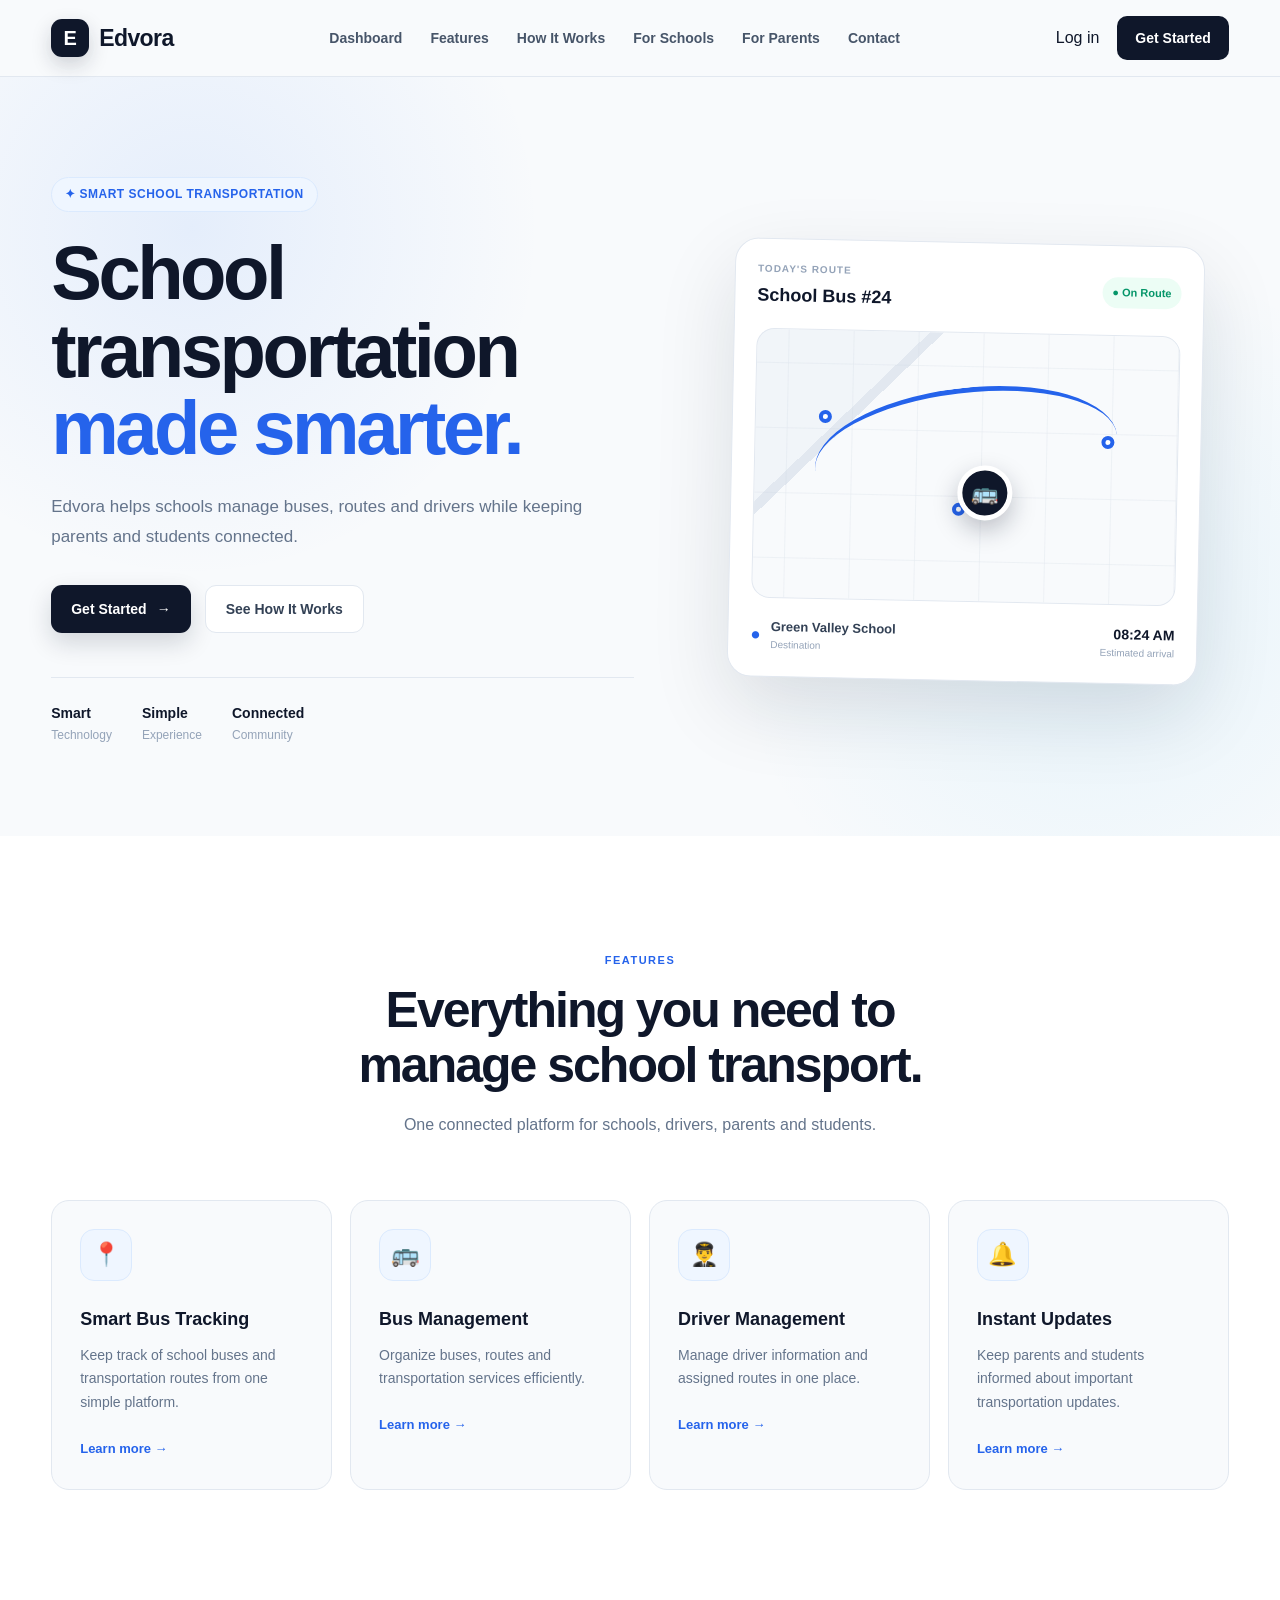
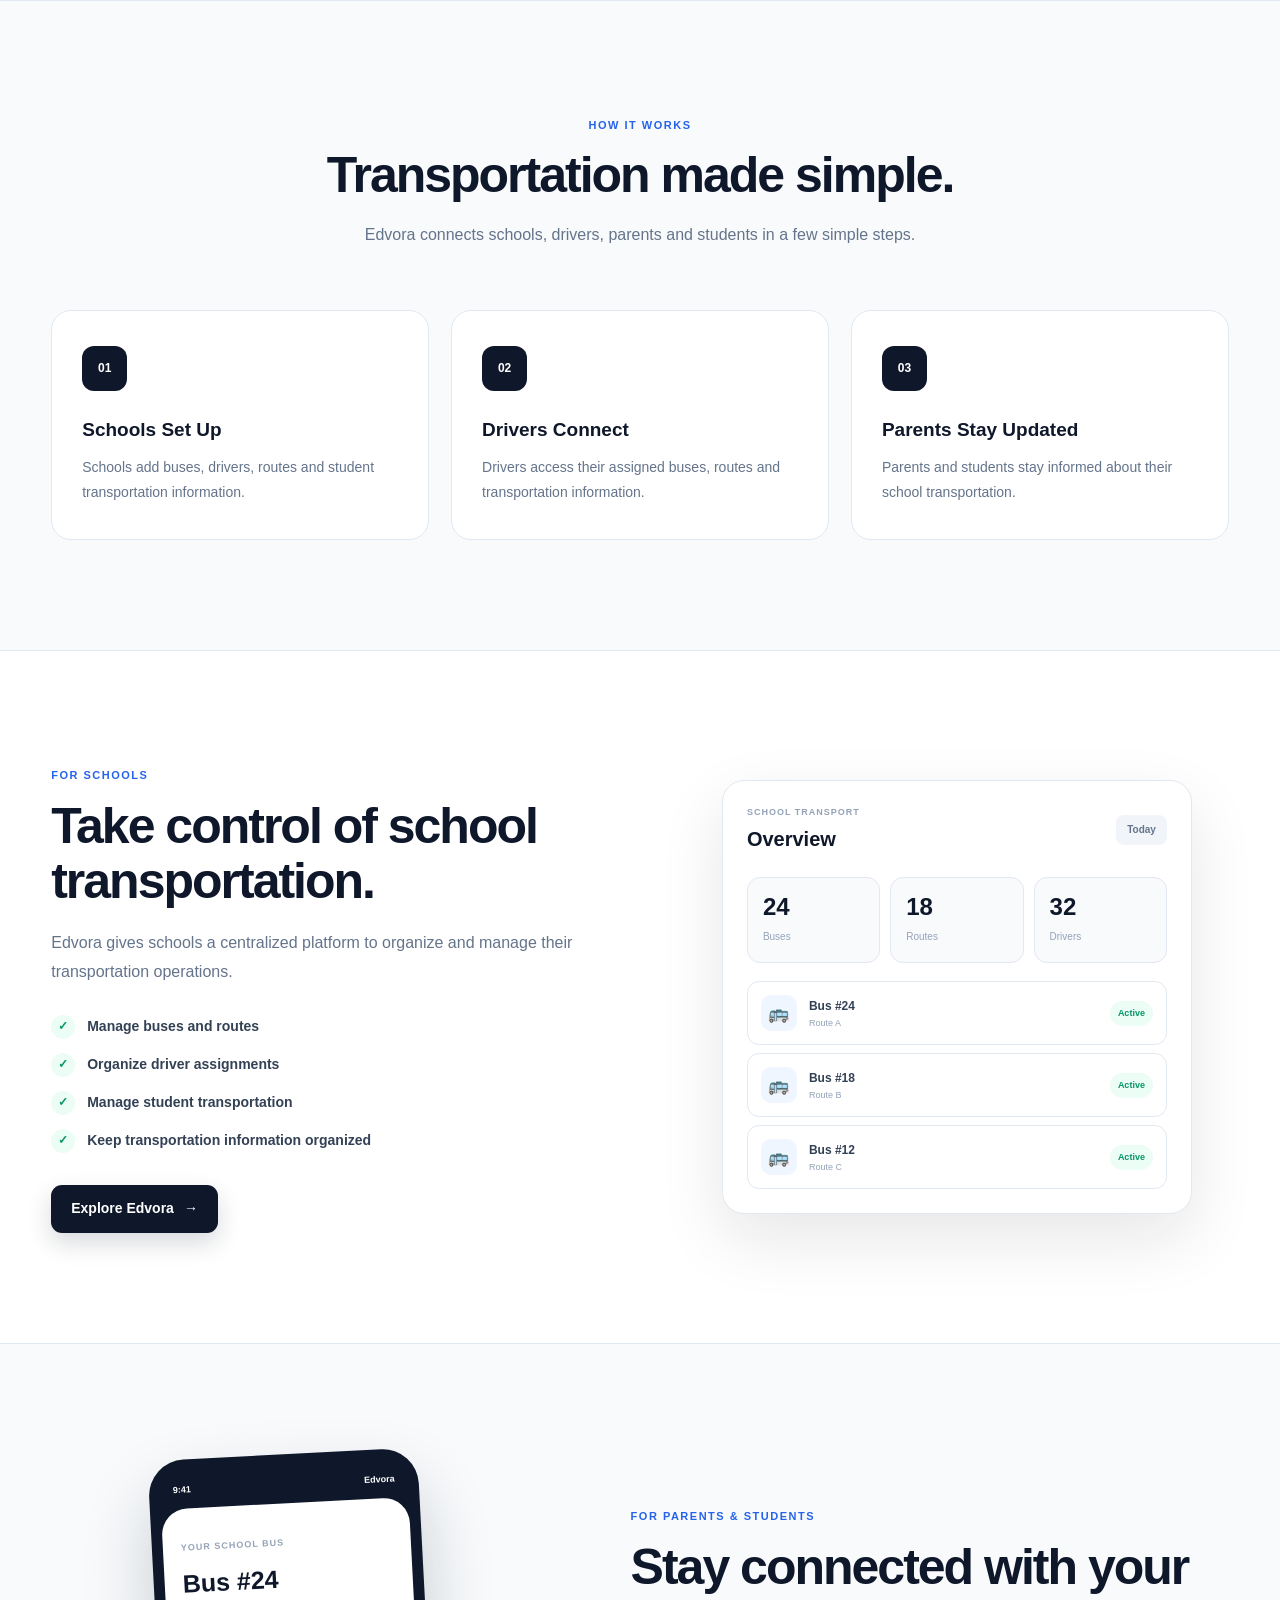
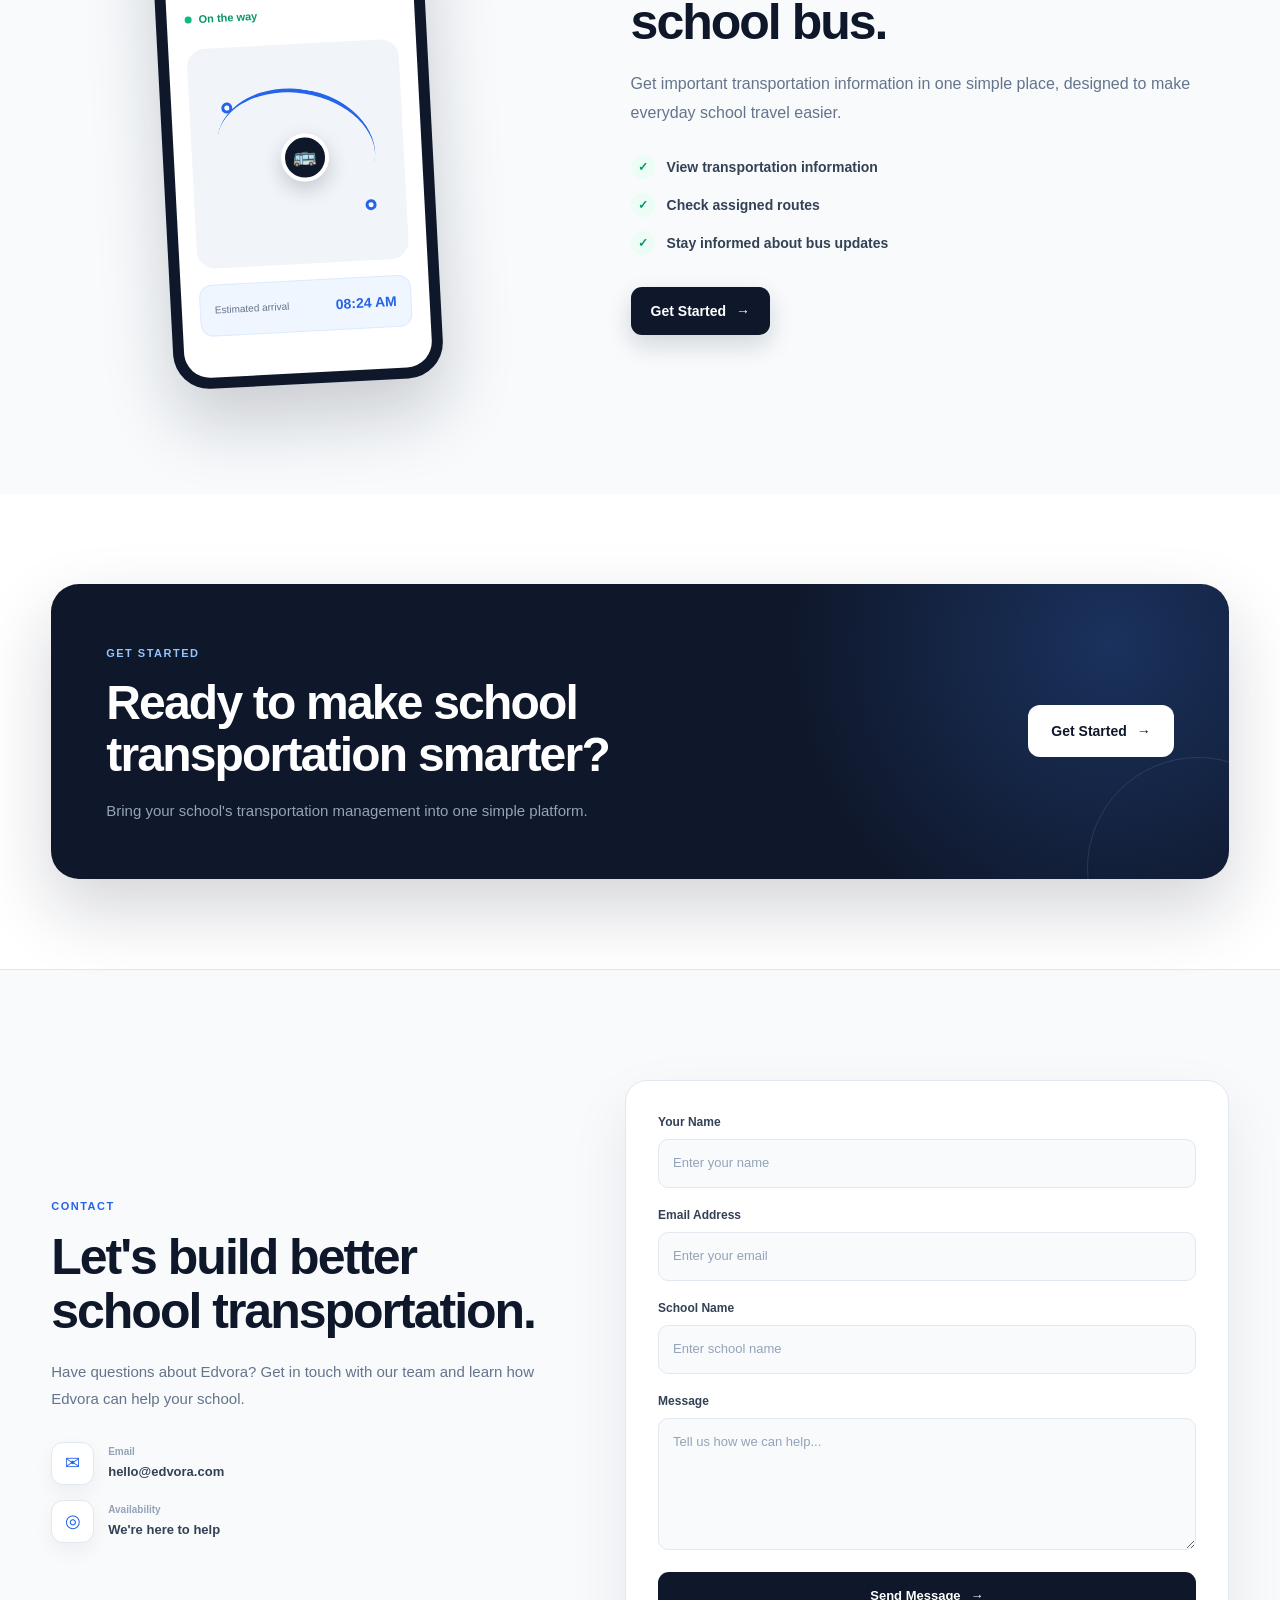
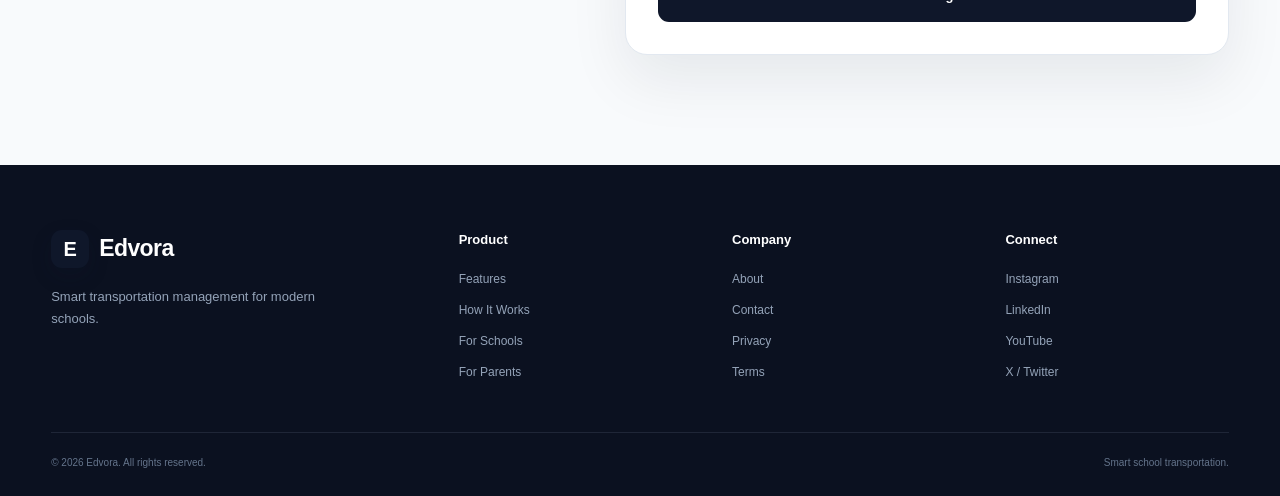
<file: index.html>
<!DOCTYPE html>
<html lang="en">

<head>
    <meta name="google-site-verification" content="DlJmcVR23tr-cLuJYtlK_vxHUOFChnpfNyEejTTybF0" />
    <meta charset="UTF-8">

    <meta name="viewport"
          content="width=device-width, initial-scale=1.0">

    <meta name="description"
          content="Edvora - Smart school transportation management for modern schools.">

    <title>Edvora | Smart School Transportation</title>

    <!-- CSS -->
    <link rel="stylesheet" href="style.css">
</head>

<body>

    <!-- ================= NAVBAR ================= -->

    <header class="navbar">

        <div class="nav-container">

            <!-- Logo -->
            <a href="#home" class="logo">
                <span class="logo-icon">E</span>
                <span class="logo-name">Edvora</span>
            </a>

            <!-- Navigation -->
            <nav class="nav-links">
                <a href="dashboard.html"> Dashboard</a>

                <a href="feature.html">Features</a>

                <a href="#how-it-works">
                    How It Works
                </a>

                <a href="#schools">
                    For Schools
                </a>

                <a href="#parents">
                    For Parents
                </a>

                <a href="#contact">
                    Contact
                </a>

            </nav>

            <!-- Navigation Buttons -->
            <div class="nav-buttons">

                
                
                <a href="auth.html" class="nav-btn">Log in</a>

                <a href="#get-started"
                   class="nav-cta">
                    Get Started
                </a>

            </div>

            <!-- Mobile Menu -->
            <button class="menu-btn">
                ☰
            </button>

        </div>

    </header>


    <!-- ================= HERO SECTION ================= -->

    <main>

        <section class="hero" id="home">

            <div class="hero-container">

                <!-- Hero Text -->

                <div class="hero-content">

                    <span class="hero-badge">
                        ✦ Smart School Transportation
                    </span>

                    <h1>
                        School transportation
                        <span>made smarter.</span>
                    </h1>

                    <p class="hero-description">
                        Edvora helps schools manage buses,
                        routes and drivers while keeping
                        parents and students connected.
                    </p>

                    <!-- Hero Buttons -->

                    <div class="hero-buttons">

                        <a href="#get-started"
                           class="primary-btn">
                            Get Started
                            <span>→</span>
                        </a>

                        <a href="#how-it-works"
                           class="secondary-btn">
                            See How It Works
                        </a>

                    </div>


                    <!-- Trust Information -->

                    <div class="hero-trust">

                        <div class="trust-item">

                            <strong>
                                Smart
                            </strong>

                            <span>
                                Technology
                            </span>

                        </div>


                        <div class="trust-item">

                            <strong>
                                Simple
                            </strong>

                            <span>
                                Experience
                            </span>

                        </div>


                        <div class="trust-item">

                            <strong>
                                Connected
                            </strong>

                            <span>
                                Community
                            </span>

                        </div>

                    </div>

                </div>


                <!-- ================= HERO VISUAL ================= -->

                <div class="hero-visual">

                    <div class="dashboard-card">

                        <!-- Dashboard Header -->

                        <div class="dashboard-header">

                            <div>

                                <span class="dashboard-label">
                                    TODAY'S ROUTE
                                </span>

                                <h3>
                                    School Bus #24
                                </h3>

                            </div>

                            <span class="online-status">
                                ● On Route
                            </span>

                        </div>


                        <!-- Map -->

                        <div class="map-container">

                            <div class="map-lines"></div>

                            <!-- Route -->

                            <div class="route-path"></div>

                            <!-- Location Points -->

                            <span class="location-point point-1"></span>

                            <span class="location-point point-2"></span>

                            <span class="location-point point-3"></span>


                            <!-- Bus -->

                            <div class="bus-marker">
                                🚌
                            </div>

                        </div>


                        <!-- Route Information -->

                        <div class="route-info">

                            <div class="route-location">

                                <span class="location-icon">
                                    ●
                                </span>

                                <div>

                                    <strong>
                                        Green Valley School
                                    </strong>

                                    <small>
                                        Destination
                                    </small>

                                </div>

                            </div>


                            <div class="arrival-time">

                                <strong>
                                    08:24 AM
                                </strong>

                                <small>
                                    Estimated arrival
                                </small>

                            </div>

                        </div>

                    </div>

                </div>

            </div>

        </section>


        <!-- Part 2 will continue here -->
                <!-- ================= FEATURES SECTION ================= -->

        <section class="features-section" id="features">

            <div class="section-container">

                <div class="section-heading">

                    <span class="section-label">
                        FEATURES
                    </span>

                    <h2>
                        Everything you need to
                        manage school transport.
                    </h2>

                    <p>
                        One connected platform for schools,
                        drivers, parents and students.
                    </p>

                </div>


                <div class="features-grid">

                    <!-- Feature 1 -->

                    <article class="feature-card">

                        <div class="feature-icon">
                            📍
                        </div>

                        <h3>
                            Smart Bus Tracking
                        </h3>

                        <p>
                            Keep track of school buses and
                            transportation routes from one
                            simple platform.
                        </p>

                        <a href="#">
                            Learn more →
                        </a>

                    </article>


                    <!-- Feature 2 -->

                    <article class="feature-card">

                        <div class="feature-icon">
                            🚌
                        </div>

                        <h3>
                            Bus Management
                        </h3>

                        <p>
                            Organize buses, routes and
                            transportation services efficiently.
                        </p>

                        <a href="#">
                            Learn more →
                        </a>

                    </article>


                    <!-- Feature 3 -->

                    <article class="feature-card">

                        <div class="feature-icon">
                            👨‍✈️
                        </div>

                        <h3>
                            Driver Management
                        </h3>

                        <p>
                            Manage driver information and
                            assigned routes in one place.
                        </p>

                        <a href="#">
                            Learn more →
                        </a>

                    </article>


                    <!-- Feature 4 -->

                    <article class="feature-card">

                        <div class="feature-icon">
                            🔔
                        </div>

                        <h3>
                            Instant Updates
                        </h3>

                        <p>
                            Keep parents and students informed
                            about important transportation updates.
                        </p>

                        <a href="#">
                            Learn more →
                        </a>

                    </article>

                </div>

            </div>

        </section>



        <!-- ================= HOW IT WORKS ================= -->

        <section class="how-section" id="how-it-works">

            <div class="section-container">

                <div class="section-heading">

                    <span class="section-label">
                        HOW IT WORKS
                    </span>

                    <h2>
                        Transportation made simple.
                    </h2>

                    <p>
                        Edvora connects schools, drivers,
                        parents and students in a few simple steps.
                    </p>

                </div>


                <div class="steps-grid">

                    <!-- Step 1 -->

                    <div class="step-card">

                        <span class="step-number">
                            01
                        </span>

                        <h3>
                            Schools Set Up
                        </h3>

                        <p>
                            Schools add buses, drivers, routes
                            and student transportation information.
                        </p>

                    </div>


                    <!-- Step 2 -->

                    <div class="step-card">

                        <span class="step-number">
                            02
                        </span>

                        <h3>
                            Drivers Connect
                        </h3>

                        <p>
                            Drivers access their assigned buses,
                            routes and transportation information.
                        </p>

                    </div>


                    <!-- Step 3 -->

                    <div class="step-card">

                        <span class="step-number">
                            03
                        </span>

                        <h3>
                            Parents Stay Updated
                        </h3>

                        <p>
                            Parents and students stay informed
                            about their school transportation.
                        </p>

                    </div>

                </div>

            </div>

        </section>



        <!-- ================= FOR SCHOOLS ================= -->

        <section class="schools-section" id="schools">

            <div class="section-container">

                <div class="audience-grid">

                    <!-- School Content -->

                    <div class="audience-content">

                        <span class="section-label">
                            FOR SCHOOLS
                        </span>

                        <h2>
                            Take control of
                            school transportation.
                        </h2>

                        <p>
                            Edvora gives schools a centralized
                            platform to organize and manage
                            their transportation operations.
                        </p>


                        <ul class="benefit-list">

                            <li>
                                <span>✓</span>
                                Manage buses and routes
                            </li>

                            <li>
                                <span>✓</span>
                                Organize driver assignments
                            </li>

                            <li>
                                <span>✓</span>
                                Manage student transportation
                            </li>

                            <li>
                                <span>✓</span>
                                Keep transportation information organized
                            </li>

                        </ul>


                        <a href="#get-started"
                           class="primary-btn">
                            Explore Edvora
                            <span>→</span>
                        </a>

                    </div>


                    <!-- School Dashboard -->

                    <div class="school-dashboard">

                        <div class="mini-dashboard">

                            <div class="mini-dashboard-header">

                                <div>
                                    <span>
                                        SCHOOL TRANSPORT
                                    </span>

                                    <h3>
                                        Overview
                                    </h3>
                                </div>

                                <span class="dashboard-date">
                                    Today
                                </span>

                            </div>


                            <div class="stats-grid">

                                <div class="stat-box">

                                    <strong>
                                        24
                                    </strong>

                                    <span>
                                        Buses
                                    </span>

                                </div>


                                <div class="stat-box">

                                    <strong>
                                        18
                                    </strong>

                                    <span>
                                        Routes
                                    </span>

                                </div>


                                <div class="stat-box">

                                    <strong>
                                        32
                                    </strong>

                                    <span>
                                        Drivers
                                    </span>

                                </div>

                            </div>


                            <div class="bus-list">

                                <div class="bus-item">

                                    <span class="bus-icon">
                                        🚌
                                    </span>

                                    <div>
                                        <strong>
                                            Bus #24
                                        </strong>

                                        <small>
                                            Route A
                                        </small>
                                    </div>

                                    <span class="active-label">
                                        Active
                                    </span>

                                </div>


                                <div class="bus-item">

                                    <span class="bus-icon">
                                        🚌
                                    </span>

                                    <div>
                                        <strong>
                                            Bus #18
                                        </strong>

                                        <small>
                                            Route B
                                        </small>
                                    </div>

                                    <span class="active-label">
                                        Active
                                    </span>

                                </div>


                                <div class="bus-item">

                                    <span class="bus-icon">
                                        🚌
                                    </span>

                                    <div>
                                        <strong>
                                            Bus #12
                                        </strong>

                                        <small>
                                            Route C
                                        </small>
                                    </div>

                                    <span class="active-label">
                                        Active
                                    </span>

                                </div>

                            </div>

                        </div>

                    </div>

                </div>

            </div>

        </section>



        <!-- ================= FOR PARENTS ================= -->

        <section class="parents-section" id="parents">

            <div class="section-container">

                <div class="audience-grid parents-grid">

                    <!-- Phone Preview -->

                    <div class="phone-preview">

                        <div class="phone-frame">

                            <div class="phone-header">

                                <span>
                                    9:41
                                </span>

                                <span>
                                    Edvora
                                </span>

                            </div>


                            <div class="phone-content">

                                <span class="phone-label">
                                    YOUR SCHOOL BUS
                                </span>

                                <h3>
                                    Bus #24
                                </h3>

                                <div class="bus-status">
                                    <span></span>
                                    On the way
                                </div>


                                <div class="phone-map">

                                    <div class="phone-route"></div>

                                    <span class="phone-location location-a"></span>

                                    <span class="phone-location location-b"></span>

                                    <div class="phone-bus">
                                        🚌
                                    </div>

                                </div>


                                <div class="arrival-card">

                                    <span>
                                        Estimated arrival
                                    </span>

                                    <strong>
                                        08:24 AM
                                    </strong>

                                </div>

                            </div>

                        </div>

                    </div>


                    <!-- Parent Content -->

                    <div class="audience-content">

                        <span class="section-label">
                            FOR PARENTS & STUDENTS
                        </span>

                        <h2>
                            Stay connected with
                            your school bus.
                        </h2>

                        <p>
                            Get important transportation information
                            in one simple place, designed to make
                            everyday school travel easier.
                        </p>


                        <ul class="benefit-list">

                            <li>
                                <span>✓</span>
                                View transportation information
                            </li>

                            <li>
                                <span>✓</span>
                                Check assigned routes
                            </li>

                            <li>
                                <span>✓</span>
                                Stay informed about bus updates
                            </li>

                        </ul>


                        <a href="#get-started"
                           class="primary-btn">
                            Get Started
                            <span>→</span>
                        </a>

                    </div>

                </div>

            </div>

        </section>


        <!-- Part 3 will continue here -->
                <!-- ================= GET STARTED CTA ================= -->

        <section class="cta-section" id="get-started">

            <div class="section-container">

                <div class="cta-card">

                    <div class="cta-content">

                        <span class="section-label">
                            GET STARTED
                        </span>

                        <h2>
                            Ready to make school
                            transportation smarter?
                        </h2>

                        <p>
                            Bring your school's transportation
                            management into one simple platform.
                        </p>

                    </div>


                    <a href="#contact" class="cta-button">
                        Get Started
                        <span>→</span>
                    </a>

                </div>

            </div>

        </section>



        <!-- ================= CONTACT SECTION ================= -->

        <section class="contact-section" id="contact">

            <div class="section-container">

                <div class="contact-grid">

                    <!-- Contact Information -->

                    <div class="contact-content">

                        <span class="section-label">
                            CONTACT
                        </span>

                        <h2>
                            Let's build better
                            school transportation.
                        </h2>

                        <p>
                            Have questions about Edvora?
                            Get in touch with our team and
                            learn how Edvora can help your school.
                        </p>


                        <div class="contact-details">

                            <div class="contact-item">

                                <span class="contact-icon">
                                    ✉
                                </span>

                                <div>

                                    <small>
                                        Email
                                    </small>

                                    <strong>
                                        hello@edvora.com
                                    </strong>

                                </div>

                            </div>


                            <div class="contact-item">

                                <span class="contact-icon">
                                    ◎
                                </span>

                                <div>

                                    <small>
                                        Availability
                                    </small>

                                    <strong>
                                        We're here to help
                                    </strong>

                                </div>

                            </div>

                        </div>

                    </div>


                    <!-- Contact Form -->

                    <div class="contact-form-card">

                        <form id="contact-form">

                            <div class="form-group">

                                <label for="name">
                                    Your Name
                                </label>

                                <input
                                    type="text"
                                    id="name"
                                    name="name"
                                    placeholder="Enter your name"
                                    required
                                >

                            </div>


                            <div class="form-group">

                                <label for="email">
                                    Email Address
                                </label>

                                <input
                                    type="email"
                                    id="email"
                                    name="email"
                                    placeholder="Enter your email"
                                    required
                                >

                            </div>


                            <div class="form-group">

                                <label for="school">
                                    School Name
                                </label>

                                <input
                                    type="text"
                                    id="school"
                                    name="school"
                                    placeholder="Enter school name"
                                >

                            </div>


                            <div class="form-group">

                                <label for="message">
                                    Message
                                </label>

                                <textarea
                                    id="message"
                                    name="message"
                                    rows="5"
                                    placeholder="Tell us how we can help..."
                                ></textarea>

                            </div>


                            <button
                                type="submit"
                                class="form-submit">
                                Send Message
                                <span>→</span>
                            </button>

                        </form>

                    </div>

                </div>

            </div>

        </section>



        <!-- ================= FOOTER ================= -->

        <footer class="footer">

            <div class="section-container">

                <div class="footer-grid">

                    <!-- Brand -->

                    <div class="footer-brand">

                        <a href="#home" class="logo">

                            <span class="logo-icon">
                                E
                            </span>

                            <span class="logo-name">
                                Edvora
                            </span>

                        </a>

                        <p>
                            Smart transportation management
                            for modern schools.
                        </p>

                    </div>


                    <!-- Product -->

                    <div class="footer-column">

                        <h4>
                            Product
                        </h4>

                        <a href="#features">
                            Features
                        </a>

                        <a href="#how-it-works">
                            How It Works
                        </a>

                        <a href="#schools">
                            For Schools
                        </a>

                        <a href="#parents">
                            For Parents
                        </a>

                    </div>


                    <!-- Company -->

                    <div class="footer-column">

                        <h4>
                            Company
                        </h4>

                        <a href="#">
                            About
                        </a>

                        <a href="#contact">
                            Contact
                        </a>

                        <a href="#">
                            Privacy
                        </a>

                        <a href="#">
                            Terms
                        </a>

                    </div>


                    <!-- Social -->

                    <div class="footer-column">

                        <h4>
                            Connect
                        </h4>

                        <a href="#">
                            Instagram
                        </a>

                        <a href="#">
                            LinkedIn
                        </a>

                        <a href="#">
                            YouTube
                        </a>

                        <a href="#">
                            X / Twitter
                        </a>

                    </div>

                </div>


                <!-- Footer Bottom -->

                <div class="footer-bottom">

                    <p>
                        © 2026 Edvora. All rights reserved.
                    </p>

                    <p>
                        Smart school transportation.
                    </p>

                </div>

            </div>

        </footer>

    </main>


    <!-- ================= JAVASCRIPT ================= -->

    <script src="script.js"></script>
</body>

</html>
</file>
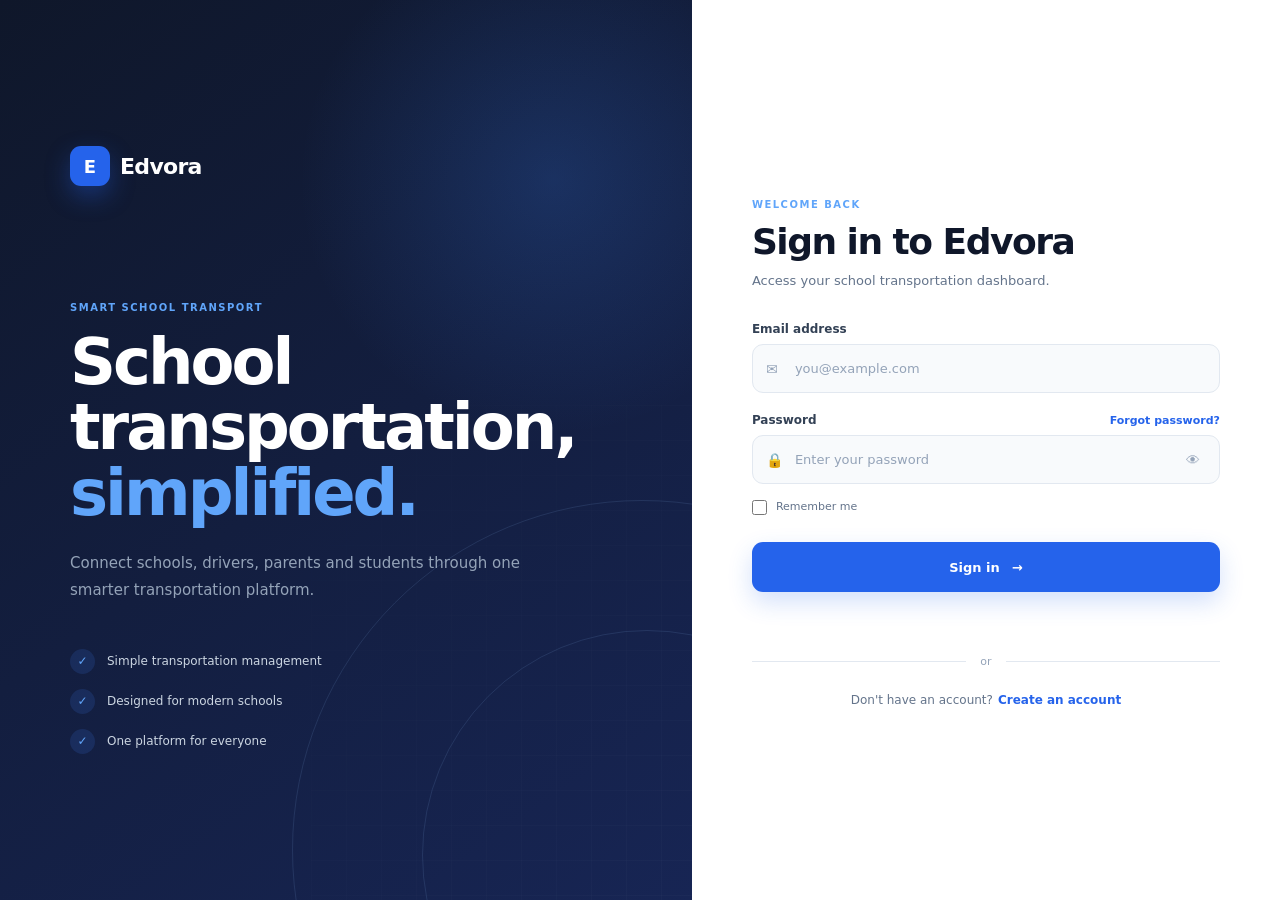
<file: auth.html>
<!DOCTYPE html>
<html lang="en">

<head>

    <meta charset="UTF-8">

    <meta
        name="viewport"
        content="width=device-width, initial-scale=1.0"
    >

    <title>Edvora — Login</title>

    <link
        rel="stylesheet"
        href="auth.css"
    >

</head>


<body>

    <!-- =====================================
         EDVORA AUTHENTICATION
         DAY 2 — PART 1A
         ===================================== -->

    <main class="auth-page">


        <!-- =====================================
             LEFT BRAND PANEL
             ===================================== -->

        <section class="auth-brand">

            <div class="brand-content">


                <!-- LOGO -->

                <a
                    href="index.html"
                    class="auth-logo"
                >

                    <span class="auth-logo-icon">
                        E
                    </span>

                    <span class="auth-logo-name">
                        Edvora
                    </span>

                </a>


                <!-- BRAND MESSAGE -->

                <div class="brand-message">

                    <span class="brand-label">
                        SMART SCHOOL TRANSPORT
                    </span>

                    <h1>
                        School transportation,
                        <span>simplified.</span>
                    </h1>

                    <p>
                        Connect schools, drivers,
                        parents and students through
                        one smarter transportation platform.
                    </p>

                </div>


                <!-- BRAND BENEFITS -->

                <div class="brand-points">


                    <div class="brand-point">

                        <span>
                            ✓
                        </span>

                        <p>
                            Simple transportation management
                        </p>

                    </div>


                    <div class="brand-point">

                        <span>
                            ✓
                        </span>

                        <p>
                            Designed for modern schools
                        </p>

                    </div>


                    <div class="brand-point">

                        <span>
                            ✓
                        </span>

                        <p>
                            One platform for everyone
                        </p>

                    </div>


                </div>

            </div>


            <!-- DECORATIVE BACKGROUND -->

            <div class="brand-decoration">

                <div
                    class="decoration-circle circle-one">
                </div>

                <div
                    class="decoration-circle circle-two">
                </div>

                <div
                    class="decoration-grid">
                </div>

            </div>

        </section>



        <!-- =====================================
             RIGHT AUTH PANEL
             ===================================== -->

        <section class="auth-panel">

            <div class="auth-container">


                <!-- MOBILE LOGO -->

                <a
                    href="index.html"
                    class="mobile-auth-logo"
                >

                    <span class="auth-logo-icon">
                        E
                    </span>

                    <span class="auth-logo-name">
                        Edvora
                    </span>

                </a>


                <!-- =================================
                     LOGIN SCREEN
                     ================================= -->

                <div
                    class="auth-screen login-screen"
                    id="login-screen"
                >


                    <!-- LOGIN HEADER -->

                    <div class="auth-header">

                        <span class="auth-label">
                            WELCOME BACK
                        </span>

                        <h2>
                            Sign in to Edvora
                        </h2>

                        <p>
                            Access your school transportation
                            dashboard.
                        </p>

                    </div>


                    <!-- LOGIN FORM -->

                    <form
                        id="login-form"
                        class="auth-form"
                    >


                        <!-- EMAIL -->

                        <div class="auth-field">

                            <label for="login-email">
                                Email address
                            </label>

                            <div class="input-wrapper">

                                <span class="input-icon">
                                    ✉
                                </span>

                                <input
                                    type="email"
                                    id="login-email"
                                    name="email"
                                    placeholder="you@example.com"
                                    autocomplete="email"
                                    required
                                >

                            </div>

                        </div>


                        <!-- PASSWORD -->

                        <div class="auth-field">

                            <div class="field-header">

                                <label for="login-password">
                                    Password
                                </label>

                                <a
                                    href="#"
                                    class="forgot-password"
                                >
                                    Forgot password?
                                </a>

                            </div>


                            <div class="input-wrapper">

                                <span class="input-icon">
                                    🔒
                                </span>

                                <input
                                    type="password"
                                    id="login-password"
                                    name="password"
                                    placeholder="Enter your password"
                                    autocomplete="current-password"
                                    required
                                >

                                <button
                                    type="button"
                                    class="password-toggle"
                                    data-target="login-password"
                                    aria-label="Show password"
                                >
                                    👁
                                </button>

                            </div>

                        </div>


                        <!-- REMEMBER ME -->

                        <div class="remember-row">

                            <label class="checkbox-label">

                                <input
                                    type="checkbox"
                                    id="remember-me"
                                >

                                <span>
                                    Remember me
                                </span>

                            </label>

                        </div>


                        <!-- LOGIN BUTTON -->

                        <button
                            type="submit"
                            class="auth-submit"
                        >

                            <span>
                                Sign in
                            </span>

                            <span>
                                →
                            </span>

                        </button>


                        <!-- LOGIN MESSAGE -->

                        <div
                            id="login-message"
                            class="auth-message"
                        ></div>


                    </form>


                    <!-- DIVIDER -->

                    <div class="auth-divider">

                        <span></span>

                        <p>
                            or
                        </p>

                        <span></span>

                    </div>


                    <!-- CREATE ACCOUNT -->

                    <div class="auth-switch">

                        <p>
                            Don't have an account?
                        </p>

                        <button
                            type="button"
                            id="show-signup"
                            class="switch-button"
                        >
                            Create an account
                        </button>

                    </div>


                </div>


                <!--
                    PART 1B WILL CONTINUE HERE
                -->
                <!-- =====================================
     EDVORA AUTHENTICATION
     DAY 2 — PART 1B
     ===================================== -->


<!-- =====================================
     SIGNUP SCREEN
     ===================================== -->

<div
    class="auth-screen signup-screen"
    id="signup-screen"
    hidden
>


    <!-- SIGNUP HEADER -->

    <div class="auth-header">

        <span class="auth-label">
            GET STARTED
        </span>

        <h2>
            Create your Edvora account
        </h2>

        <p>
            Choose your role and start using
            smarter school transportation.
        </p>

    </div>


    <!-- SIGNUP FORM -->

    <form
        id="signup-form"
        class="auth-form"
    >


        <!-- FULL NAME -->

        <div class="auth-field">

            <label for="signup-name">
                Full name
            </label>

            <div class="input-wrapper">

                <span class="input-icon">
                    👤
                </span>

                <input
                    type="text"
                    id="signup-name"
                    name="name"
                    placeholder="Enter your full name"
                    autocomplete="name"
                    required
                >

            </div>

        </div>


        <!-- EMAIL -->

        <div class="auth-field">

            <label for="signup-email">
                Email address
            </label>

            <div class="input-wrapper">

                <span class="input-icon">
                    ✉
                </span>

                <input
                    type="email"
                    id="signup-email"
                    name="email"
                    placeholder="you@example.com"
                    autocomplete="email"
                    required
                >

            </div>

        </div>


        <!-- ACCOUNT TYPE -->

        <div class="auth-field">

            <label>
                Choose account type
            </label>


            <div class="role-grid">


                <!-- PARENT -->

                <label class="role-option">

                    <input
                        type="radio"
                        name="role"
                        value="parent"
                        checked
                    >

                    <span class="role-card">

                        <span class="role-icon">
                            👨‍👩‍👧
                        </span>

                        <span class="role-info">

                            <strong>
                                Parent
                            </strong>

                            <small>
                                Manage student transport
                            </small>

                        </span>

                    </span>

                </label>


                <!-- DRIVER -->

                <label class="role-option">

                    <input
                        type="radio"
                        name="role"
                        value="driver"
                    >

                    <span class="role-card">

                        <span class="role-icon">
                            🚌
                        </span>

                        <span class="role-info">

                            <strong>
                                Driver
                            </strong>

                            <small>
                                Manage assigned routes
                            </small>

                        </span>

                    </span>

                </label>


                <!-- SCHOOL ADMIN -->

                <label class="role-option">

                    <input
                        type="radio"
                        name="role"
                        value="admin"
                    >

                    <span class="role-card">

                        <span class="role-icon">
                            🏫
                        </span>

                        <span class="role-info">

                            <strong>
                                School Admin
                            </strong>

                            <small>
                                Manage school transport
                            </small>

                        </span>

                    </span>

                </label>


            </div>

        </div>


        <!-- PASSWORD -->

        <div class="auth-field">

            <label for="signup-password">
                Password
            </label>

            <div class="input-wrapper">

                <span class="input-icon">
                    🔒
                </span>

                <input
                    type="password"
                    id="signup-password"
                    name="password"
                    placeholder="Create a password"
                    autocomplete="new-password"
                    minlength="8"
                    required
                >

                <button
                    type="button"
                    class="password-toggle"
                    data-target="signup-password"
                    aria-label="Show password"
                >
                    👁
                </button>

            </div>

            <small class="field-hint">
                Use at least 8 characters.
            </small>

        </div>


        <!-- CONFIRM PASSWORD -->

        <div class="auth-field">

            <label for="signup-confirm-password">
                Confirm password
            </label>

            <div class="input-wrapper">

                <span class="input-icon">
                    🔐
                </span>

                <input
                    type="password"
                    id="signup-confirm-password"
                    name="confirm-password"
                    placeholder="Confirm your password"
                    autocomplete="new-password"
                    required
                >

                <button
                    type="button"
                    class="password-toggle"
                    data-target="signup-confirm-password"
                    aria-label="Show password"
                >
                    👁
                </button>

            </div>

        </div>


        <!-- TERMS -->

        <div class="terms-row">

            <label class="checkbox-label">

                <input
                    type="checkbox"
                    id="terms"
                    required
                >

                <span>

                    I agree to the

                    <a href="#">
                        Terms
                    </a>

                    and

                    <a href="#">
                        Privacy Policy
                    </a>

                </span>

            </label>

        </div>


        <!-- SIGNUP BUTTON -->

        <button
            type="submit"
            class="auth-submit"
        >

            <span>
                Create account
            </span>

            <span>
                →
            </span>

        </button>


        <!-- SIGNUP MESSAGE -->

        <div
            id="signup-message"
            class="auth-message"
        ></div>


    </form>


    <!-- LOGIN SWITCH -->

    <div class="auth-switch">

        <p>
            Already have an account?
        </p>

        <button
            type="button"
            id="show-login"
            class="switch-button"
        >
            Sign in
        </button>

    </div>


</div>


<!-- =====================================
     CLOSE AUTH CONTAINER
     ===================================== -->

            </div>

        </section>

    </main>


<!-- =====================================
     JAVASCRIPT
     ===================================== -->

<script src="auth.js"></script>


</body>

</html>
</file>
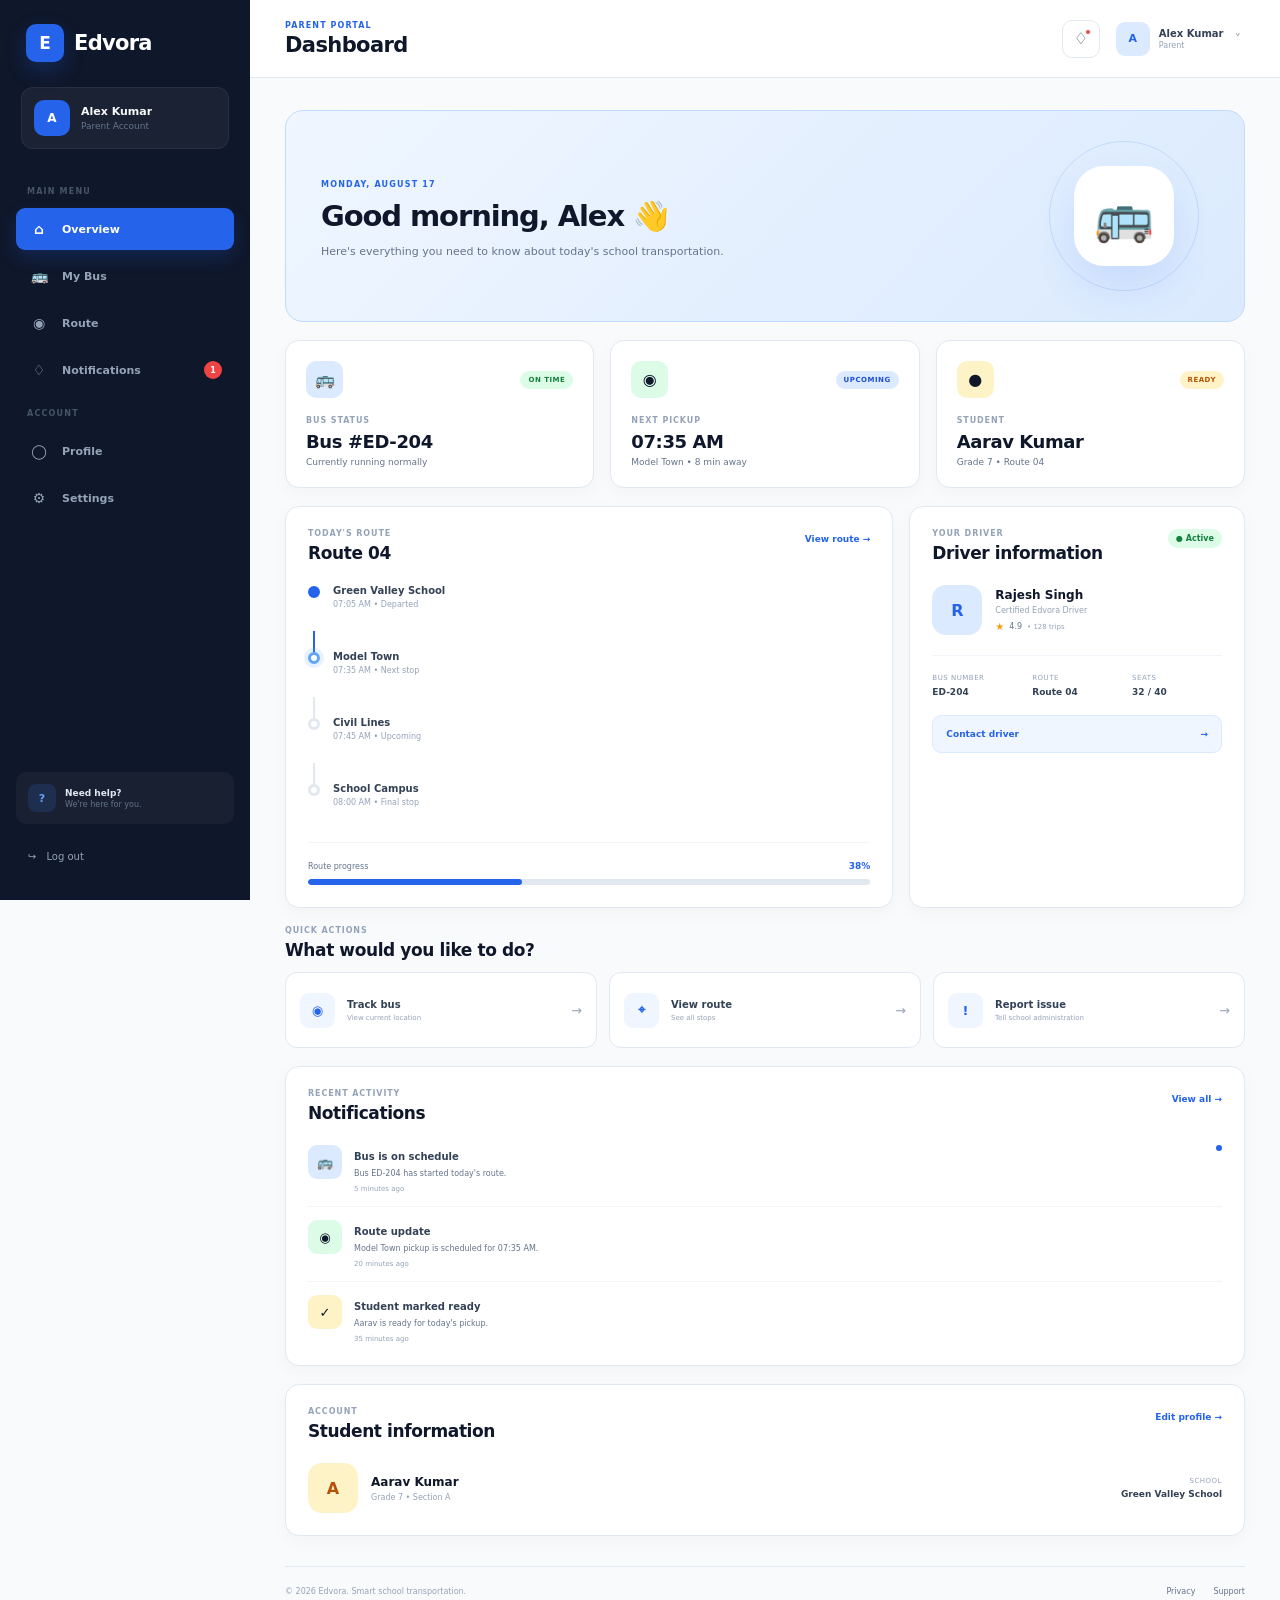
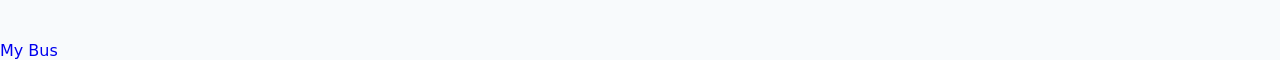
<file: dashboard.html>
<!DOCTYPE html>
<html lang="en">

<head>

    <meta charset="UTF-8">

    <meta
        name="viewport"
        content="width=device-width, initial-scale=1.0"
    >

    <title>Edvora — Dashboard</title>

    <link
        rel="stylesheet"
        href="dashboard.css"
    >

</head>


<body>

    <!-- =====================================
         EDVORA DASHBOARD
         DAY 3 — PART 1A
         ===================================== -->

    <div class="dashboard-layout">


        <!-- =================================
             SIDEBAR
             ================================= -->

        <aside
            class="sidebar"
            id="sidebar"
        >


            <!-- LOGO -->

            <div class="sidebar-top">

                <a
                    href="index.html"
                    class="dashboard-logo"
                >

                    <span class="dashboard-logo-icon">
                        E
                    </span>

                    <span class="dashboard-logo-name">
                        Edvora
                    </span>

                </a>


                <!-- CLOSE SIDEBAR -->

                <button
                    type="button"
                    class="sidebar-close"
                    id="sidebar-close"
                    aria-label="Close menu"
                >
                    ×
                </button>

            </div>


            <!-- =================================
                 USER MINI PROFILE
                 ================================= -->

            <div class="sidebar-user">

                <div class="user-avatar">
                    A
                </div>

                <div class="user-info">

                    <strong>
                        Alex Kumar
                    </strong>

                    <span>
                        Parent Account
                    </span>

                </div>

            </div>


            <!-- =================================
                 NAVIGATION
                 ================================= -->

            <nav
                class="sidebar-nav"
                aria-label="Dashboard navigation"
            >


                <span class="nav-section-title">
                    MAIN MENU
                </span>


                <!-- OVERVIEW -->

                <a
                    href="#overview"
                    class="nav-link active"
                    data-page="overview"
                >

                    <span class="nav-icon">
                        ⌂
                    </span>

                    <span>
                        Overview
                    </span>

                </a>


                <!-- MY BUS -->

                <a
                    href="bus.html"
                    class="nav-link"
                    data-page="my-bus"
                >

                    <span class="nav-icon">
                        🚌
                    </span>

                    <span>
                        My Bus
                    </span>

                </a>


                <!-- ROUTE -->

                <a
                    href="#route"
                    class="nav-link"
                    data-page="route"
                >

                    <span class="nav-icon">
                        ◉
                    </span>

                    <span>
                        Route
                    </span>

                </a>


                <!-- NOTIFICATIONS -->

                <a
                    href="#notifications"
                    class="nav-link"
                    data-page="notifications"
                >

                    <span class="nav-icon">
                        ♢
                    </span>

                    <span>
                        Notifications
                    </span>

                    <span class="nav-badge">
                        3
                    </span>

                </a>



                <span class="nav-section-title">
                    ACCOUNT
                </span>


                <!-- PROFILE -->

                <a
                    href="#profile"
                    class="nav-link"
                    data-page="profile"
                >

                    <span class="nav-icon">
                        ◯
                    </span>

                    <span>
                        Profile
                    </span>

                </a>


                <!-- SETTINGS -->

                <a
                    href="#settings"
                    class="nav-link"
                    data-page="settings"
                >

                    <span class="nav-icon">
                        ⚙
                    </span>

                    <span>
                        Settings
                    </span>

                </a>


            </nav>


            <!-- =================================
                 SIDEBAR BOTTOM
                 ================================= -->

            <div class="sidebar-bottom">


                <!-- HELP CARD -->

                <div class="sidebar-help">

                    <div class="help-icon">
                        ?
                    </div>

                    <div>

                        <strong>
                            Need help?
                        </strong>

                        <p>
                            We're here for you.
                        </p>

                    </div>

                </div>


                <!-- LOGOUT -->

                <button
                    <a href="auth.html"
                    type="button"
                    class="logout-button"
                    id="logout-button"
                >

                    <span>
                        ↪
                    </span>

                    <span>
                        Log out
                    </span>

                </button>

            </div>


        </aside>



        <!-- =================================
             MAIN AREA
             ================================= -->

        <div class="dashboard-main">


            <!-- =================================
                 TOP HEADER
                 ================================= -->

            <header class="dashboard-header">


                <!-- MOBILE MENU -->

                <button
                    type="button"
                    class="menu-button"
                    id="menu-button"
                    aria-label="Open menu"
                >
                    ☰
                </button>


                <!-- PAGE TITLE -->

                <div class="header-title">

                    <span>
                        PARENT PORTAL
                    </span>

                    <h1>
                        Dashboard
                    </h1>

                </div>


                <!-- HEADER ACTIONS -->

                <div class="header-actions">


                    <!-- NOTIFICATION -->

                    <button
                        type="button"
                        class="header-icon-button"
                        id="notification-button"
                        aria-label="Notifications"
                    >

                        ♢

                        <span class="header-notification-dot">
                        </span>

                    </button>


                    <!-- PROFILE -->

                    <button
                        type="button"
                        class="header-profile"
                        id="profile-button"
                    >

                        <span class="header-avatar">
                            A
                        </span>

                        <span class="header-profile-text">

                            <strong>
                                Alex Kumar
                            </strong>

                            <small>
                                Parent
                            </small>

                        </span>

                        <span class="profile-arrow">
                            ˅
                        </span>

                    </button>

                </div>


            </header>



            <!-- =================================
                 DASHBOARD CONTENT
                 ================================= -->

            <main
                class="dashboard-content"
                id="dashboard-content"
            >


                <!-- =================================
                     WELCOME HERO
                     ================================= -->

                <section
                    class="welcome-section"
                    id="overview"
                >

                    <div class="welcome-text">

                        <span class="welcome-label">
                            MONDAY, AUGUST 17
                        </span>

                        <h2>
                            Good morning, Alex 👋
                        </h2>

                        <p>
                            Here's everything you need
                            to know about today's
                            school transportation.
                        </p>

                    </div>


                    <div class="welcome-visual">

                        <div class="bus-illustration">
                            🚌
                        </div>

                        <div class="visual-circle">
                        </div>

                    </div>

                </section>



                <!-- =================================
                     STATUS CARDS
                     ================================= -->

                <section class="status-grid">


                    <!-- BUS STATUS -->

                    <article class="status-card">

                        <div class="status-card-top">

                            <div class="status-icon bus-icon">
                                🚌
                            </div>

                            <span class="status-pill online">
                                ON TIME
                            </span>

                        </div>

                        <span class="status-label">
                            BUS STATUS
                        </span>

                        <h3>
                            Bus #ED-204
                        </h3>

                        <p>
                            Currently running normally
                        </p>

                    </article>


                    <!-- NEXT PICKUP -->

                    <article class="status-card">

                        <div class="status-card-top">

                            <div class="status-icon pickup-icon">
                                ◉
                            </div>

                            <span class="status-pill upcoming">
                                UPCOMING
                            </span>

                        </div>

                        <span class="status-label">
                            NEXT PICKUP
                        </span>

                        <h3>
                            07:35 AM
                        </h3>

                        <p>
                            Model Town • 8 min away
                        </p>

                    </article>


                    <!-- STUDENT -->

                    <article class="status-card">

                        <div class="status-card-top">

                            <div class="status-icon student-icon">
                                ●
                            </div>

                            <span class="status-pill ready">
                                READY
                            </span>

                        </div>

                        <span class="status-label">
                            STUDENT
                        </span>

                        <h3>
                            Aarav Kumar
                        </h3>

                        <p>
                            Grade 7 • Route 04
                        </p>

                    </article>


                </section>
                                <!-- =================================
                     ROUTE + DRIVER SECTION
                     ================================= -->

                <section class="dashboard-grid">


                    <!-- =================================
                         ROUTE PROGRESS
                         ================================= -->

                    <article
                        class="dashboard-card route-card"
                        id="route"
                    >

                        <div class="card-header">

                            <div>

                                <span class="card-label">
                                    TODAY'S ROUTE
                                </span>

                                <h3>
                                    Route 04
                                </h3>

                            </div>

                            <button
                                type="button"
                                class="card-action"
                            >
                                View route →
                            </button>

                        </div>


                        <!-- ROUTE STATUS -->

                        <div class="route-status">

                            <div class="route-point completed">

                                <span class="route-dot">
                                </span>

                                <div>

                                    <strong>
                                        Green Valley School
                                    </strong>

                                    <small>
                                        07:05 AM • Departed
                                    </small>

                                </div>

                            </div>


                            <div class="route-line completed-line">
                            </div>


                            <div class="route-point current">

                                <span class="route-dot">
                                </span>

                                <div>

                                    <strong>
                                        Model Town
                                    </strong>

                                    <small>
                                        07:35 AM • Next stop
                                    </small>

                                </div>

                            </div>


                            <div class="route-line">
                            </div>


                            <div class="route-point">

                                <span class="route-dot">
                                </span>

                                <div>

                                    <strong>
                                        Civil Lines
                                    </strong>

                                    <small>
                                        07:45 AM • Upcoming
                                    </small>

                                </div>

                            </div>


                            <div class="route-line">
                            </div>


                            <div class="route-point">

                                <span class="route-dot">
                                </span>

                                <div>

                                    <strong>
                                        School Campus
                                    </strong>

                                    <small>
                                        08:00 AM • Final stop
                                    </small>

                                </div>

                            </div>

                        </div>


                        <!-- ROUTE PROGRESS -->

                        <div class="progress-section">

                            <div class="progress-header">

                                <span>
                                    Route progress
                                </span>

                                <strong>
                                    38%
                                </strong>

                            </div>

                            <div class="progress-bar">

                                <span
                                    style="width: 38%;"
                                ></span>

                            </div>

                        </div>

                    </article>



                    <!-- =================================
                         DRIVER CARD
                         ================================= -->

                    <article
                        class="dashboard-card driver-card"
                        id="my-bus"
                    >

                        <div class="card-header">

                            <div>

                                <span class="card-label">
                                    YOUR DRIVER
                                </span>

                                <h3>
                                    Driver information
                                </h3>

                            </div>

                            <span class="driver-status">
                                ● Active
                            </span>

                        </div>


                        <!-- DRIVER PROFILE -->

                        <div class="driver-profile">

                            <div class="driver-avatar">
                                R
                            </div>

                            <div class="driver-info">

                                <h4>
                                    Rajesh Singh
                                </h4>

                                <p>
                                    Certified Edvora Driver
                                </p>

                                <div class="driver-rating">

                                    <span>
                                        ★
                                    </span>

                                    <span>
                                        4.9
                                    </span>

                                    <small>
                                        • 128 trips
                                    </small>

                                </div>

                            </div>

                        </div>


                        <!-- BUS DETAILS -->

                        <div class="bus-details">

                            <div class="bus-detail">

                                <span>
                                    Bus number
                                </span>

                                <strong>
                                    ED-204
                                </strong>

                            </div>


                            <div class="bus-detail">

                                <span>
                                    Route
                                </span>

                                <strong>
                                    Route 04
                                </strong>

                            </div>


                            <div class="bus-detail">

                                <span>
                                    Seats
                                </span>

                                <strong>
                                    32 / 40
                                </strong>

                            </div>

                        </div>


                        <!-- DRIVER ACTION -->

                        <button
                            type="button"
                            class="outline-button"
                            id="contact-driver"
                        >

                            <span>
                                Contact driver
                            </span>

                            <span>
                                →
                            </span>

                        </button>

                    </article>

                </section>



                <!-- =================================
                     QUICK ACTIONS
                     ================================= -->

                <section class="quick-actions-section">

                    <div class="section-heading">

                        <div>

                            <span class="card-label">
                                QUICK ACTIONS
                            </span>

                            <h3>
                                What would you like to do?
                            </h3>

                        </div>

                    </div>


                    <div class="quick-actions-grid">


                        <button
                            type="button"
                            class="quick-action"
                            data-action="track"
                        >

                            <span class="quick-action-icon">
                                ◉
                            </span>

                            <span class="quick-action-text">

                                <strong>
                                    Track bus
                                </strong>

                                <small>
                                    View current location
                                </small>

                            </span>

                            <span class="quick-action-arrow">
                                →
                            </span>

                        </button>


                        <button
                            type="button"
                            class="quick-action"
                            data-action="route"
                        >

                            <span class="quick-action-icon">
                                ⌖
                            </span>

                            <span class="quick-action-text">

                                <strong>
                                    View route
                                </strong>

                                <small>
                                    See all stops
                                </small>

                            </span>

                            <span class="quick-action-arrow">
                                →
                            </span>

                        </button>


                        <button
                            type="button"
                            class="quick-action"
                            data-action="report"
                        >

                            <span class="quick-action-icon">
                                !
                            </span>

                            <span class="quick-action-text">

                                <strong>
                                    Report issue
                                </strong>

                                <small>
                                    Tell school administration
                                </small>

                            </span>

                            <span class="quick-action-arrow">
                                →
                            </span>

                        </button>


                    </div>

                </section>



                <!-- =================================
                     RECENT NOTIFICATIONS
                     ================================= -->

                <section
                    class="dashboard-card notifications-card"
                    id="notifications"
                >

                    <div class="card-header">

                        <div>

                            <span class="card-label">
                                RECENT ACTIVITY
                            </span>

                            <h3>
                                Notifications
                            </h3>

                        </div>

                        <button
                            type="button"
                            class="card-action"
                            id="view-all-notifications"
                        >
                            View all →
                        </button>

                    </div>


                    <div class="notification-list">


                        <!-- NOTIFICATION 1 -->

                        <div class="notification-item unread">

                            <div class="notification-icon bus-notification">
                                🚌
                            </div>

                            <div class="notification-content">

                                <strong>
                                    Bus is on schedule
                                </strong>

                                <p>
                                    Bus ED-204 has started
                                    today's route.
                                </p>

                                <small>
                                    5 minutes ago
                                </small>

                            </div>

                            <span class="unread-dot">
                            </span>

                        </div>


                        <!-- NOTIFICATION 2 -->

                        <div class="notification-item">

                            <div class="notification-icon route-notification">
                                ◉
                            </div>

                            <div class="notification-content">

                                <strong>
                                    Route update
                                </strong>

                                <p>
                                    Model Town pickup is
                                    scheduled for 07:35 AM.
                                </p>

                                <small>
                                    20 minutes ago
                                </small>

                            </div>

                        </div>


                        <!-- NOTIFICATION 3 -->

                        <div class="notification-item">

                            <div class="notification-icon school-notification">
                                ✓
                            </div>

                            <div class="notification-content">

                                <strong>
                                    Student marked ready
                                </strong>

                                <p>
                                    Aarav is ready for
                                    today's pickup.
                                </p>

                                <small>
                                    35 minutes ago
                                </small>

                            </div>

                        </div>


                    </div>

                </section>



                <!-- =================================
                     PROFILE PREVIEW
                     ================================= -->

                <section
                    class="dashboard-card profile-preview"
                    id="profile"
                >

                    <div class="card-header">

                        <div>

                            <span class="card-label">
                                ACCOUNT
                            </span>

                            <h3>
                                Student information
                            </h3>

                        </div>

                        <button
                            type="button"
                            class="card-action"
                        >
                            Edit profile →
                        </button>

                    </div>


                    <div class="student-profile">

                        <div class="student-avatar">
                            A
                        </div>

                        <div class="student-details">

                            <h4>
                                Aarav Kumar
                            </h4>

                            <p>
                                Grade 7 • Section A
                            </p>

                        </div>


                        <div class="student-school">

                            <span>
                                School
                            </span>

                            <strong>
                                Green Valley School
                            </strong>

                        </div>

                    </div>

                </section>



                <!-- =================================
                     FOOTER
                     ================================= -->

                <footer class="dashboard-footer">

                    <p>
                        © 2026 Edvora. Smart school
                        transportation.
                    </p>

                    <div>

                        <a href="#">
                            Privacy
                        </a>

                        <a href="#">
                            Support
                        </a>

                    </div>

                </footer>


            </main>

        </div>

    </div>


    <!-- =====================================
         OVERLAY FOR MOBILE SIDEBAR
         ===================================== -->

    <div
        class="sidebar-overlay"
        id="sidebar-overlay"
    ></div>


    <!-- =====================================
         JAVASCRIPT
         ===================================== -->

    <script src="dashboard.js"></script>

<a href="bus.html">My Bus</a>
</a>

</body>

</html>
</file>
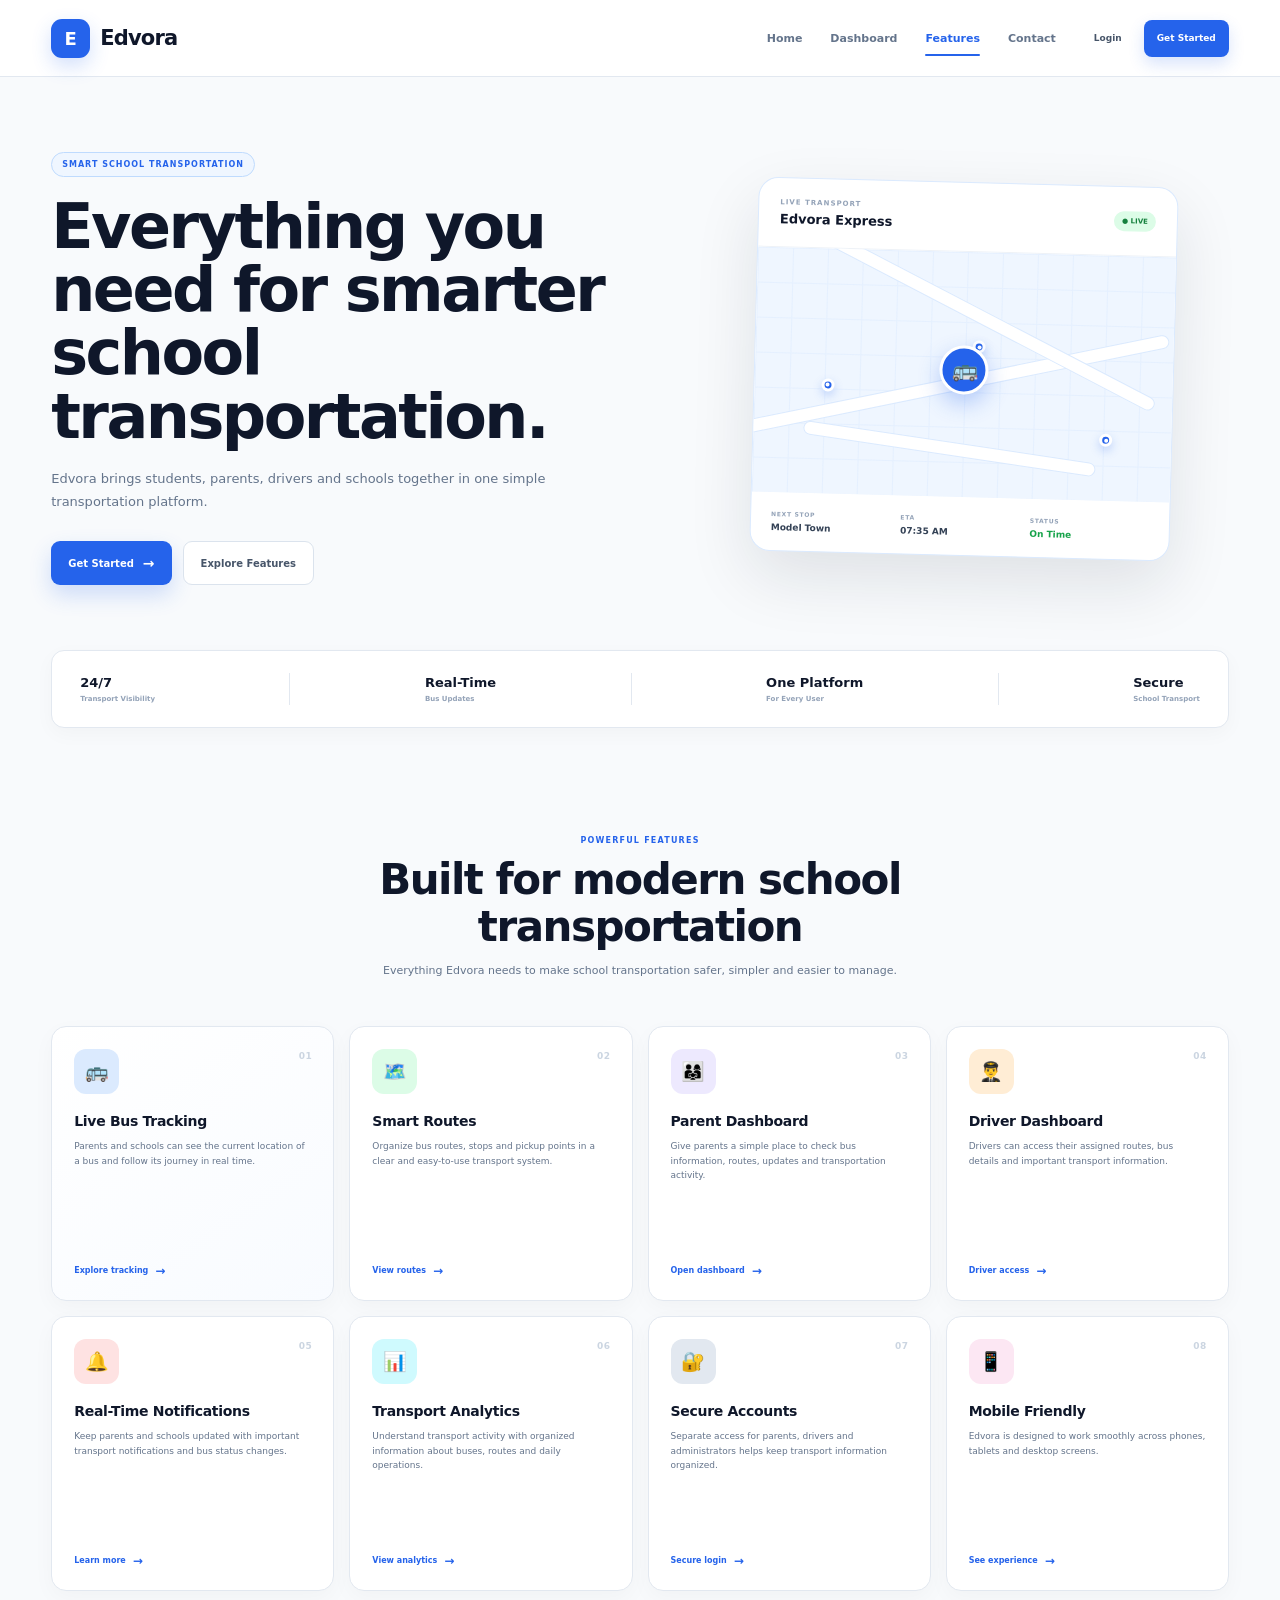
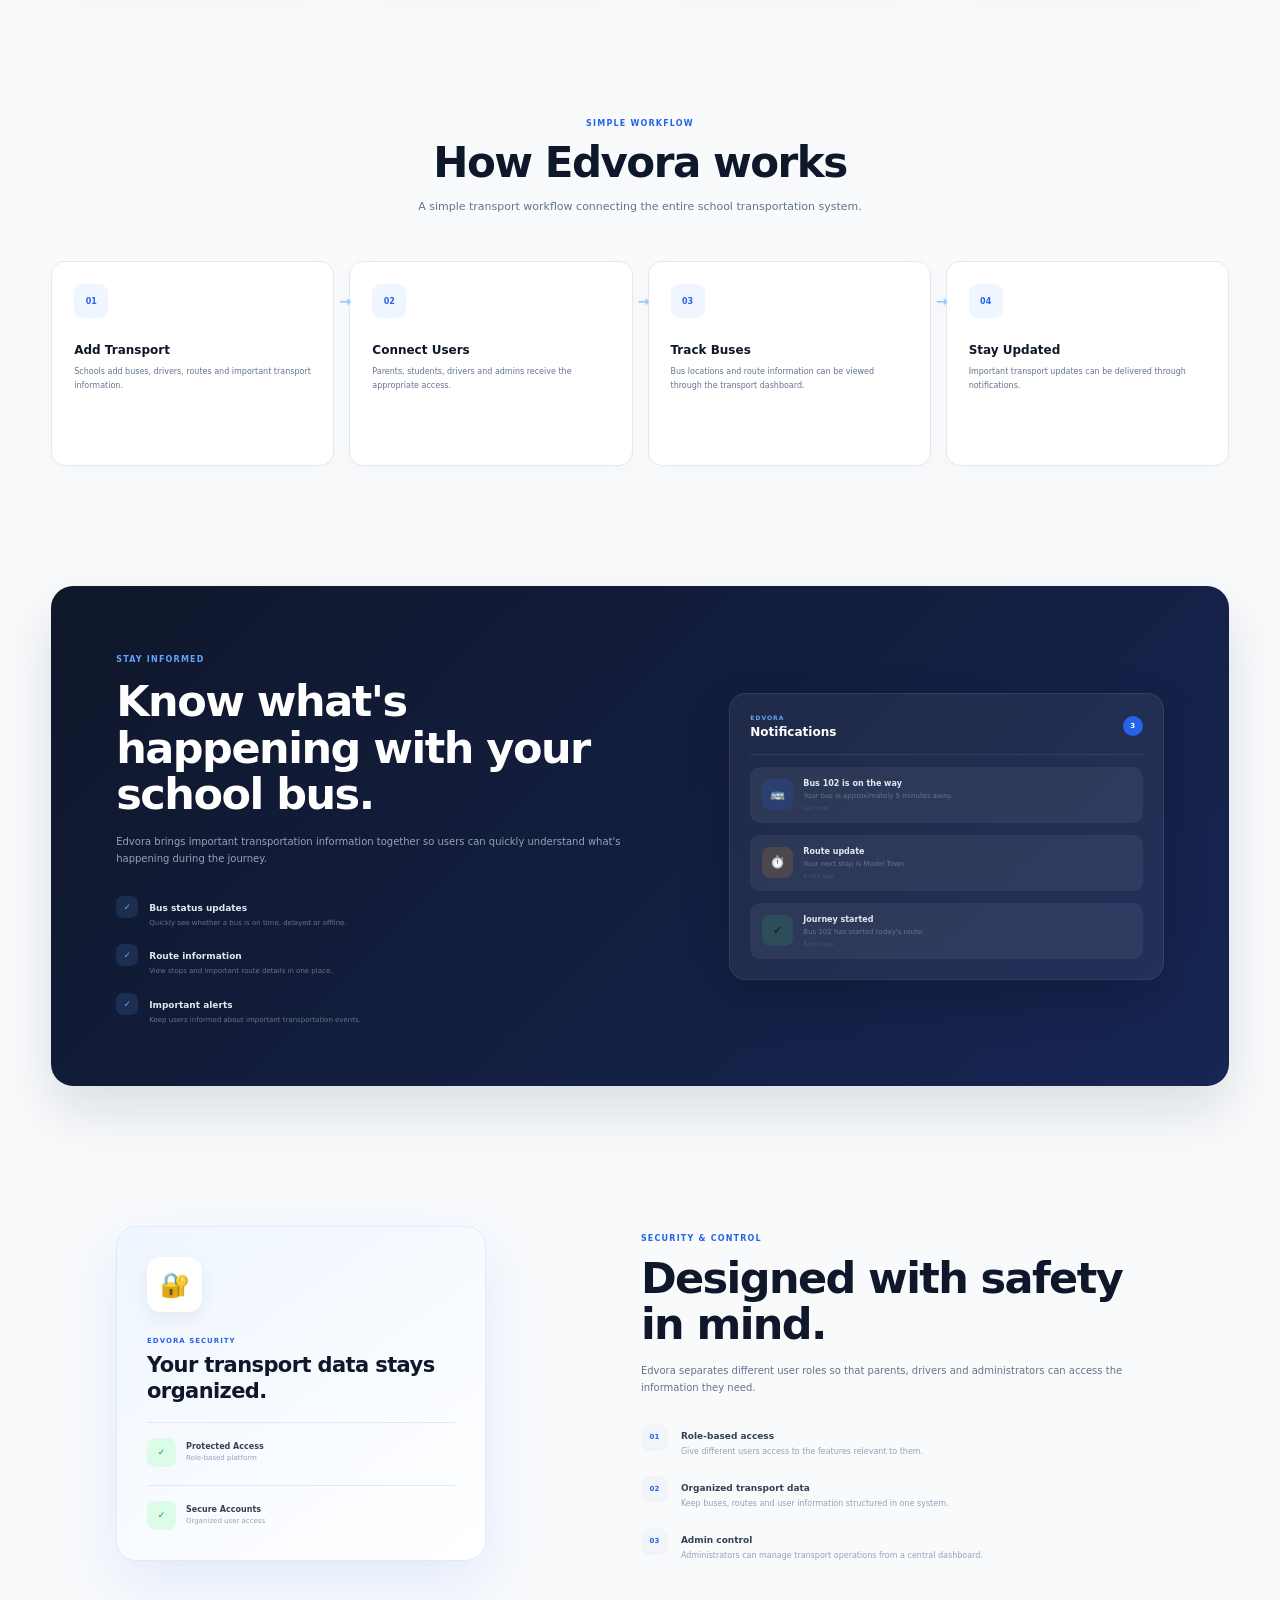
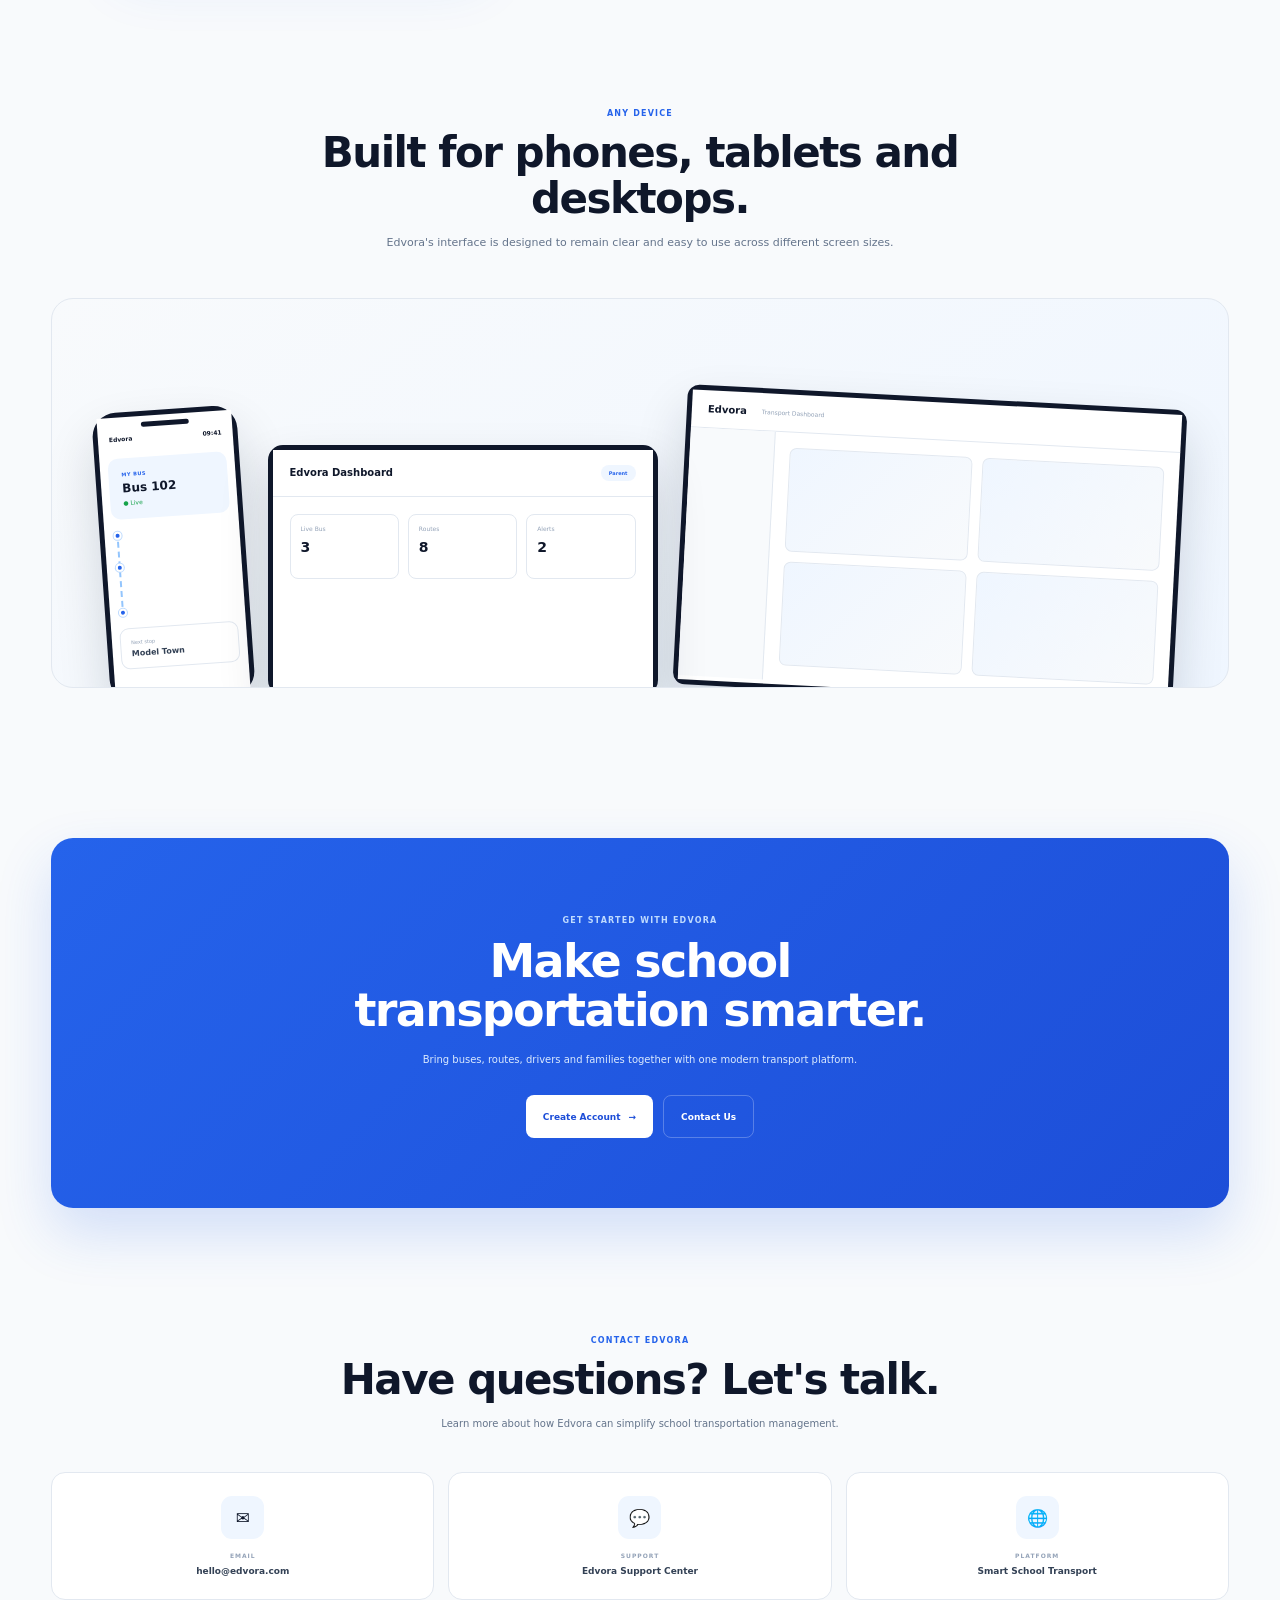
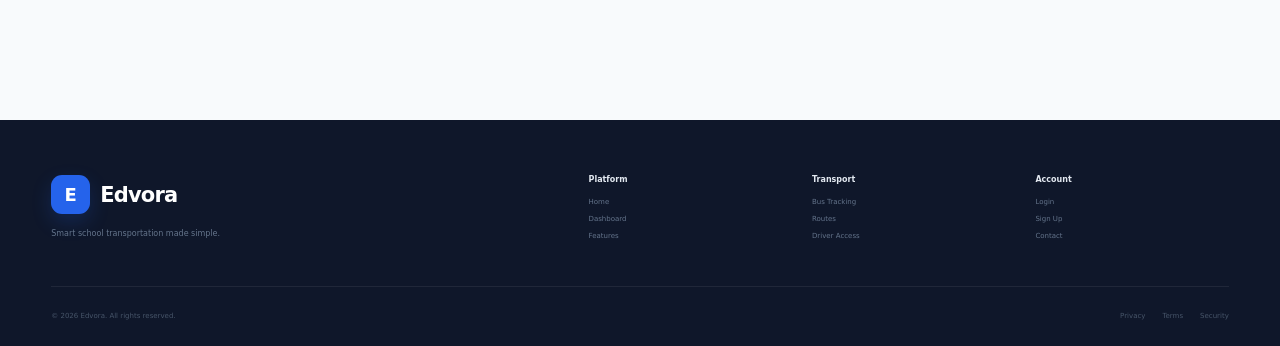
<file: feature.html>
<!DOCTYPE html>
<html lang="en">

<head>

    <meta charset="UTF-8">

    <meta
        name="viewport"
        content="width=device-width, initial-scale=1.0"
    >

    <meta
        name="description"
        content="Edvora — Smart school transportation management with live tracking, smart routes and real-time notifications."
    >

    <title>
        Edvora — Features
    </title>

    <link
        rel="stylesheet"
        href="feature.css"
    >

</head>


<body>

    <!-- =====================================
         EDVORA FEATURES PAGE
         HTML PART 1/3
         ===================================== -->


    <!-- =====================================
         NAVIGATION
         ===================================== -->

    <header class="features-header">

        <nav class="features-navbar">


            <!-- LOGO -->

            <a
                href="index.html"
                class="features-logo"
            >

                <span class="logo-icon">
                    E
                </span>

                <span class="logo-text">
                    Edvora
                </span>

            </a>


            <!-- NAVIGATION LINKS -->

            <div
                class="features-nav-links"
                id="features-nav-links"
            >

                <a
                    href="index.html"
                >
                    Home
                </a>

                <a
                    href="dashboard.html"
                >
                    Dashboard
                </a>

                <a
                    href="features.html"
                    class="active"
                >
                    Features
                </a>

                <a
                    href="#contact"
                >
                    Contact
                </a>

            </div>


            <!-- HEADER ACTIONS -->

            <div class="features-nav-actions">

                <a
                    href="../auth/auth.html"
                    class="nav-login"
                >
                    Login
                </a>

                <a
                    href="../auth/auth.html"
                    class="nav-get-started"
                >
                    Get Started
                </a>

            </div>


            <!-- MOBILE MENU -->

            <button
                type="button"
                class="features-menu"
                id="features-menu"
                aria-label="Open navigation menu"
            >
                ☰
            </button>

        </nav>

    </header>



    <!-- =====================================
         MOBILE NAVIGATION OVERLAY
         ===================================== -->

    <div
        class="features-overlay"
        id="features-overlay"
    ></div>



    <!-- =====================================
         MAIN CONTENT
         ===================================== -->

    <main>


        <!-- =================================
             HERO SECTION
             ================================= -->

        <section
            class="features-hero"
            id="features"
        >

            <div class="hero-content">


                <span class="hero-badge">
                    SMART SCHOOL TRANSPORTATION
                </span>


                <h1>

                    Everything you need
                    for smarter school
                    transportation.

                </h1>


                <p>

                    Edvora brings students,
                    parents, drivers and schools
                    together in one simple
                    transportation platform.

                </p>


                <div class="hero-buttons">

                    <a
                        href="../auth/auth.html"
                        class="hero-primary-button"
                    >
                        Get Started
                        <span>→</span>
                    </a>


                    <a
                        href="#all-features"
                        class="hero-secondary-button"
                    >
                        Explore Features
                    </a>

                </div>

            </div>


            <!-- HERO VISUAL -->

            <div class="hero-visual">

                <div class="hero-card">


                    <div class="hero-card-top">

                        <div>

                            <span>
                                LIVE TRANSPORT
                            </span>

                            <strong>
                                Edvora Express
                            </strong>

                        </div>


                        <span class="online-status">
                            ● LIVE
                        </span>

                    </div>


                    <!-- MINI MAP -->

                    <div class="mini-map">

                        <div class="map-grid"></div>


                        <div class="map-road road-one"></div>

                        <div class="map-road road-two"></div>

                        <div class="map-road road-three"></div>


                        <div class="map-stop stop-one">
                            <span></span>
                        </div>

                        <div class="map-stop stop-two">
                            <span></span>
                        </div>

                        <div class="map-stop stop-three">
                            <span></span>
                        </div>


                        <div class="bus-location">

                            <span>
                                🚌
                            </span>

                        </div>

                    </div>


                    <!-- HERO CARD FOOTER -->

                    <div class="hero-card-bottom">

                        <div>

                            <span>
                                NEXT STOP
                            </span>

                            <strong>
                                Model Town
                            </strong>

                        </div>


                        <div>

                            <span>
                                ETA
                            </span>

                            <strong>
                                07:35 AM
                            </strong>

                        </div>


                        <div>

                            <span>
                                STATUS
                            </span>

                            <strong class="on-time">
                                On Time
                            </strong>

                        </div>

                    </div>

                </div>

            </div>

        </section>



        <!-- =================================
             TRUST / STATS
             ================================= -->

        <section class="features-stats">

            <div class="stat-item">

                <strong>
                    24/7
                </strong>

                <span>
                    Transport Visibility
                </span>

            </div>


            <div class="stat-divider"></div>


            <div class="stat-item">

                <strong>
                    Real-Time
                </strong>

                <span>
                    Bus Updates
                </span>

            </div>


            <div class="stat-divider"></div>


            <div class="stat-item">

                <strong>
                    One Platform
                </strong>

                <span>
                    For Every User
                </span>

            </div>


            <div class="stat-divider"></div>


            <div class="stat-item">

                <strong>
                    Secure
                </strong>

                <span>
                    School Transport
                </span>

            </div>

        </section>


        <!-- Part 1/3 ends here -->
                <!-- =================================
             ALL FEATURES SECTION
             ================================= -->

        <section
            class="all-features"
            id="all-features"
        >

            <div class="section-heading">

                <span class="section-label">
                    POWERFUL FEATURES
                </span>

                <h2>
                    Built for modern
                    school transportation
                </h2>

                <p>
                    Everything Edvora needs to make
                    school transportation safer,
                    simpler and easier to manage.
                </p>

            </div>


            <!-- =================================
                 FEATURE GRID
                 ================================= -->

            <div class="features-grid">


                <!-- FEATURE 01 -->

                <article class="feature-card featured-card">

                    <div class="feature-icon blue-icon">
                        🚌
                    </div>

                    <span class="feature-number">
                        01
                    </span>

                    <h3>
                        Live Bus Tracking
                    </h3>

                    <p>
                        Parents and schools can see
                        the current location of a bus
                        and follow its journey in
                        real time.
                    </p>

                    <a
                        href="../bus/bus.html"
                        class="feature-link"
                    >
                        Explore tracking
                        <span>→</span>
                    </a>

                </article>



                <!-- FEATURE 02 -->

                <article class="feature-card">

                    <div class="feature-icon green-icon">
                        🗺️
                    </div>

                    <span class="feature-number">
                        02
                    </span>

                    <h3>
                        Smart Routes
                    </h3>

                    <p>
                        Organize bus routes,
                        stops and pickup points
                        in a clear and easy-to-use
                        transport system.
                    </p>

                    <a
                        href="../bus/bus.html"
                        class="feature-link"
                    >
                        View routes
                        <span>→</span>
                    </a>

                </article>



                <!-- FEATURE 03 -->

                <article class="feature-card">

                    <div class="feature-icon purple-icon">
                        👨‍👩‍👧
                    </div>

                    <span class="feature-number">
                        03
                    </span>

                    <h3>
                        Parent Dashboard
                    </h3>

                    <p>
                        Give parents a simple place
                        to check bus information,
                        routes, updates and
                        transportation activity.
                    </p>

                    <a
                        href="../dashboard/dashboard.html"
                        class="feature-link"
                    >
                        Open dashboard
                        <span>→</span>
                    </a>

                </article>



                <!-- FEATURE 04 -->

                <article class="feature-card">

                    <div class="feature-icon orange-icon">
                        👨‍✈️
                    </div>

                    <span class="feature-number">
                        04
                    </span>

                    <h3>
                        Driver Dashboard
                    </h3>

                    <p>
                        Drivers can access their
                        assigned routes, bus details
                        and important transport
                        information.
                    </p>

                    <a
                        href="../auth/auth.html"
                        class="feature-link"
                    >
                        Driver access
                        <span>→</span>
                    </a>

                </article>



                <!-- FEATURE 05 -->

                <article class="feature-card">

                    <div class="feature-icon red-icon">
                        🔔
                    </div>

                    <span class="feature-number">
                        05
                    </span>

                    <h3>
                        Real-Time Notifications
                    </h3>

                    <p>
                        Keep parents and schools
                        updated with important
                        transport notifications
                        and bus status changes.
                    </p>

                    <a
                        href="#notifications"
                        class="feature-link"
                    >
                        Learn more
                        <span>→</span>
                    </a>

                </article>



                <!-- FEATURE 06 -->

                <article class="feature-card">

                    <div class="feature-icon cyan-icon">
                        📊
                    </div>

                    <span class="feature-number">
                        06
                    </span>

                    <h3>
                        Transport Analytics
                    </h3>

                    <p>
                        Understand transport activity
                        with organized information
                        about buses, routes and
                        daily operations.
                    </p>

                    <a
                        href="../dashboard/dashboard.html"
                        class="feature-link"
                    >
                        View analytics
                        <span>→</span>
                    </a>

                </article>



                <!-- FEATURE 07 -->

                <article class="feature-card">

                    <div class="feature-icon dark-icon">
                        🔐
                    </div>

                    <span class="feature-number">
                        07
                    </span>

                    <h3>
                        Secure Accounts
                    </h3>

                    <p>
                        Separate access for parents,
                        drivers and administrators
                        helps keep transport
                        information organized.
                    </p>

                    <a
                        href="../auth/auth.html"
                        class="feature-link"
                    >
                        Secure login
                        <span>→</span>
                    </a>

                </article>



                <!-- FEATURE 08 -->

                <article class="feature-card">

                    <div class="feature-icon pink-icon">
                        📱
                    </div>

                    <span class="feature-number">
                        08
                    </span>

                    <h3>
                        Mobile Friendly
                    </h3>

                    <p>
                        Edvora is designed to work
                        smoothly across phones,
                        tablets and desktop screens.
                    </p>

                    <a
                        href="#responsive"
                        class="feature-link"
                    >
                        See experience
                        <span>→</span>
                    </a>

                </article>

            </div>

        </section>



        <!-- =================================
             HOW EDVORA WORKS
             ================================= -->

        <section
            class="how-it-works"
            id="how-it-works"
        >

            <div class="section-heading">

                <span class="section-label">
                    SIMPLE WORKFLOW
                </span>

                <h2>
                    How Edvora works
                </h2>

                <p>
                    A simple transport workflow
                    connecting the entire school
                    transportation system.
                </p>

            </div>


            <div class="workflow-grid">


                <!-- STEP 01 -->

                <div class="workflow-item">

                    <div class="workflow-number">
                        01
                    </div>

                    <div class="workflow-content">

                        <h3>
                            Add Transport
                        </h3>

                        <p>
                            Schools add buses,
                            drivers, routes and
                            important transport
                            information.
                        </p>

                    </div>

                </div>



                <!-- STEP 02 -->

                <div class="workflow-item">

                    <div class="workflow-number">
                        02
                    </div>

                    <div class="workflow-content">

                        <h3>
                            Connect Users
                        </h3>

                        <p>
                            Parents, students,
                            drivers and admins
                            receive the appropriate
                            access.
                        </p>

                    </div>

                </div>



                <!-- STEP 03 -->

                <div class="workflow-item">

                    <div class="workflow-number">
                        03
                    </div>

                    <div class="workflow-content">

                        <h3>
                            Track Buses
                        </h3>

                        <p>
                            Bus locations and route
                            information can be viewed
                            through the transport
                            dashboard.
                        </p>

                    </div>

                </div>



                <!-- STEP 04 -->

                <div class="workflow-item">

                    <div class="workflow-number">
                        04
                    </div>

                    <div class="workflow-content">

                        <h3>
                            Stay Updated
                        </h3>

                        <p>
                            Important transport
                            updates can be delivered
                            through notifications.
                        </p>

                    </div>

                </div>

            </div>

        </section>



        <!-- =================================
             FEATURE HIGHLIGHT
             ================================= -->

        <section
            class="feature-highlight"
            id="notifications"
        >

            <div class="highlight-content">

                <span class="section-label">
                    STAY INFORMED
                </span>

                <h2>
                    Know what's happening
                    with your school bus.
                </h2>

                <p>
                    Edvora brings important
                    transportation information
                    together so users can quickly
                    understand what's happening
                    during the journey.
                </p>


                <div class="highlight-points">

                    <div class="highlight-point">

                        <span>
                            ✓
                        </span>

                        <div>

                            <strong>
                                Bus status updates
                            </strong>

                            <p>
                                Quickly see whether
                                a bus is on time,
                                delayed or offline.
                            </p>

                        </div>

                    </div>


                    <div class="highlight-point">

                        <span>
                            ✓
                        </span>

                        <div>

                            <strong>
                                Route information
                            </strong>

                            <p>
                                View stops and
                                important route
                                details in one place.
                            </p>

                        </div>

                    </div>


                    <div class="highlight-point">

                        <span>
                            ✓
                        </span>

                        <div>

                            <strong>
                                Important alerts
                            </strong>

                            <p>
                                Keep users informed
                                about important
                                transportation events.
                            </p>

                        </div>

                    </div>

                </div>

            </div>


            <!-- NOTIFICATION PREVIEW -->

            <div class="notification-preview">

                <div class="preview-header">

                    <div>

                        <span>
                            EDVORA
                        </span>

                        <strong>
                            Notifications
                        </strong>

                    </div>

                    <span class="notification-dot">
                        3
                    </span>

                </div>


                <div class="notification-card">

                    <div class="notification-card-icon">
                        🚌
                    </div>

                    <div>

                        <strong>
                            Bus 102 is on the way
                        </strong>

                        <p>
                            Your bus is approximately
                            5 minutes away.
                        </p>

                        <small>
                            Just now
                        </small>

                    </div>

                </div>


                <div class="notification-card">

                    <div class="notification-card-icon orange">
                        ⏱️
                    </div>

                    <div>

                        <strong>
                            Route update
                        </strong>

                        <p>
                            Your next stop is
                            Model Town.
                        </p>

                        <small>
                            4 min ago
                        </small>

                    </div>

                </div>


                <div class="notification-card">

                    <div class="notification-card-icon green">
                        ✓
                    </div>

                    <div>

                        <strong>
                            Journey started
                        </strong>

                        <p>
                            Bus 102 has started
                            today's route.
                        </p>

                        <small>
                            8 min ago
                        </small>

                    </div>

                </div>

            </div>

        </section>
                <!-- =================================
             SECURITY SECTION
             ================================= -->

        <section
            class="security-section"
            id="security"
        >

            <div class="security-visual">

                <div class="security-card">

                    <div class="security-icon">
                        🔐
                    </div>

                    <span>
                        EDVORA SECURITY
                    </span>

                    <h3>
                        Your transport
                        data stays organized.
                    </h3>

                    <div class="security-status">

                        <span class="status-check">
                            ✓
                        </span>

                        <div>

                            <strong>
                                Protected Access
                            </strong>

                            <small>
                                Role-based platform
                            </small>

                        </div>

                    </div>

                    <div class="security-status">

                        <span class="status-check">
                            ✓
                        </span>

                        <div>

                            <strong>
                                Secure Accounts
                            </strong>

                            <small>
                                Organized user access
                            </small>

                        </div>

                    </div>

                </div>

            </div>


            <div class="security-content">

                <span class="section-label">
                    SECURITY & CONTROL
                </span>

                <h2>
                    Designed with
                    safety in mind.
                </h2>

                <p>
                    Edvora separates different
                    user roles so that parents,
                    drivers and administrators
                    can access the information
                    they need.
                </p>


                <div class="security-list">

                    <div class="security-list-item">

                        <span>
                            01
                        </span>

                        <div>

                            <strong>
                                Role-based access
                            </strong>

                            <p>
                                Give different users
                                access to the features
                                relevant to them.
                            </p>

                        </div>

                    </div>


                    <div class="security-list-item">

                        <span>
                            02
                        </span>

                        <div>

                            <strong>
                                Organized transport data
                            </strong>

                            <p>
                                Keep buses, routes and
                                user information
                                structured in one system.
                            </p>

                        </div>

                    </div>


                    <div class="security-list-item">

                        <span>
                            03
                        </span>

                        <div>

                            <strong>
                                Admin control
                            </strong>

                            <p>
                                Administrators can manage
                                transport operations from
                                a central dashboard.
                            </p>

                        </div>

                    </div>

                </div>

            </div>

        </section>



        <!-- =================================
             RESPONSIVE EXPERIENCE
             ================================= -->

        <section
            class="responsive-section"
            id="responsive"
        >

            <div class="section-heading">

                <span class="section-label">
                    ANY DEVICE
                </span>

                <h2>
                    Built for phones,
                    tablets and desktops.
                </h2>

                <p>
                    Edvora's interface is designed
                    to remain clear and easy to use
                    across different screen sizes.
                </p>

            </div>


            <div class="device-preview">


                <!-- PHONE -->

                <div class="device phone-device">

                    <div class="device-screen">

                        <div class="device-top">

                            <span>
                                Edvora
                            </span>

                            <span>
                                09:41
                            </span>

                        </div>

                        <div class="device-bus-card">

                            <span>
                                MY BUS
                            </span>

                            <strong>
                                Bus 102
                            </strong>

                            <small>
                                ● Live
                            </small>

                        </div>

                        <div class="device-route-line">

                            <span></span>

                            <span></span>

                            <span></span>

                        </div>

                        <div class="device-bottom-card">

                            Next stop

                            <strong>
                                Model Town
                            </strong>

                        </div>

                    </div>

                </div>



                <!-- TABLET -->

                <div class="device tablet-device">

                    <div class="device-screen">

                        <div class="tablet-header">

                            <strong>
                                Edvora Dashboard
                            </strong>

                            <span>
                                Parent
                            </span>

                        </div>

                        <div class="tablet-grid">

                            <div>
                                Live Bus
                                <strong>
                                    3
                                </strong>
                            </div>

                            <div>
                                Routes
                                <strong>
                                    8
                                </strong>
                            </div>

                            <div>
                                Alerts
                                <strong>
                                    2
                                </strong>
                            </div>

                        </div>

                    </div>

                </div>



                <!-- DESKTOP -->

                <div class="device desktop-device">

                    <div class="device-screen">

                        <div class="desktop-header">

                            <strong>
                                Edvora
                            </strong>

                            <span>
                                Transport Dashboard
                            </span>

                        </div>

                        <div class="desktop-dashboard">

                            <aside></aside>

                            <div class="desktop-main">

                                <div></div>

                                <div></div>

                                <div></div>

                                <div></div>

                            </div>

                        </div>

                    </div>

                </div>

            </div>

        </section>



        <!-- =================================
             CALL TO ACTION
             ================================= -->

        <section class="features-cta">

            <div class="cta-content">

                <span class="section-label">
                    GET STARTED WITH EDVORA
                </span>

                <h2>
                    Make school transportation
                    smarter.
                </h2>

                <p>
                    Bring buses, routes, drivers
                    and families together with
                    one modern transport platform.
                </p>


                <div class="cta-buttons">

                    <a
                        href="../auth/auth.html"
                        class="cta-primary"
                    >
                        Create Account
                        <span>→</span>
                    </a>


                    <a
                        href="../index.html#contact"
                        class="cta-secondary"
                    >
                        Contact Us
                    </a>

                </div>

            </div>

        </section>



        <!-- =================================
             CONTACT SECTION
             ================================= -->

        <section
            class="contact-section"
            id="contact"
        >

            <div class="contact-heading">

                <span class="section-label">
                    CONTACT EDVORA
                </span>

                <h2>
                    Have questions?
                    Let's talk.
                </h2>

                <p>
                    Learn more about how Edvora
                    can simplify school
                    transportation management.
                </p>

            </div>


            <div class="contact-grid">


                <div class="contact-card">

                    <div class="contact-card-icon">
                        ✉️
                    </div>

                    <span>
                        EMAIL
                    </span>

                    <strong>
                        hello@edvora.com
                    </strong>

                </div>


                <div class="contact-card">

                    <div class="contact-card-icon">
                        💬
                    </div>

                    <span>
                        SUPPORT
                    </span>

                    <strong>
                        Edvora Support Center
                    </strong>

                </div>


                <div class="contact-card">

                    <div class="contact-card-icon">
                        🌐
                    </div>

                    <span>
                        PLATFORM
                    </span>

                    <strong>
                        Smart School Transport
                    </strong>

                </div>

            </div>

        </section>

    </main>



    <!-- =====================================
         FOOTER
         ===================================== -->

    <footer class="features-footer">

        <div class="footer-main">


            <!-- FOOTER BRAND -->

            <div class="footer-brand">

                <a
                    href="index.html"
                    class="features-logo"
                >

                    <span class="logo-icon">
                        E
                    </span>

                    <span class="logo-text">
                        Edvora
                    </span>

                </a>

                <p>
                    Smart school transportation
                    made simple.
                </p>

            </div>


            <!-- FOOTER LINKS -->

            <div class="footer-links">

                <div>

                    <h4>
                        Platform
                    </h4>

                    <a
                        href=".index.html"
                    >
                        Home
                    </a>

                    <a
                        href="dashboard.html"
                    >
                        Dashboard
                    </a>

                    <a
                        href="features.html"
                    >
                        Features
                    </a>

                </div>


                <div>

                    <h4>
                        Transport
                    </h4>

                    <a
                        href="bus.html"
                    >
                        Bus Tracking
                    </a>

                    <a
                        href="bus.html"
                    >
                        Routes
                    </a>

                    <a
                        href="../auth/auth.html"
                    >
                        Driver Access
                    </a>

                </div>


                <div>

                    <h4>
                        Account
                    </h4>

                    <a
                        href="auth.html"
                    >
                        Login
                    </a>

                    <a
                        href="auth.html"
                    >
                        Sign Up
                    </a>

                    <a
                        href="#contact"
                    >
                        Contact
                    </a>

                </div>

            </div>

        </div>


        <!-- FOOTER BOTTOM -->

        <div class="footer-bottom">

            <p>
                © 2026 Edvora. All rights reserved.
            </p>

            <div>

                <a href="#">
                    Privacy
                </a>

                <a href="#">
                    Terms
                </a>

                <a href="#">
                    Security
                </a>

            </div>

        </div>

    </footer>



    <!-- =====================================
         JAVASCRIPT
         ===================================== -->

    <script src="feature.js"></script>

</body>

</html>
</file>
<file: style.css>
/* =========================================
   EDVORA — CSS PART 1/3
   Base + Navbar + Hero
   ========================================= */


/* ---------- RESET ---------- */

* {
    margin: 0;
    padding: 0;
    box-sizing: border-box;
}

html {
    scroll-behavior: smooth;
}

body {
    font-family: Arial, Helvetica, sans-serif;
    background: #f8fafc;
    color: #0f172a;
    line-height: 1.6;
}

a {
    text-decoration: none;
    color: inherit;
}

button,
input,
textarea {
    font: inherit;
}


/* ---------- GLOBAL CONTAINER ---------- */

.section-container,
.nav-container,
.hero-container {
    width: min(1180px, 92%);
    margin: 0 auto;
}


/* ---------- NAVBAR ---------- */

.navbar {
    position: sticky;
    top: 0;
    z-index: 1000;

    background: rgba(248, 250, 252, 0.92);
    backdrop-filter: blur(16px);

    border-bottom: 1px solid #e2e8f0;
}

.nav-container {
    min-height: 76px;

    display: flex;
    align-items: center;
    justify-content: space-between;

    gap: 30px;
}


/* ---------- LOGO ---------- */

.logo {
    display: inline-flex;
    align-items: center;
    gap: 10px;

    flex-shrink: 0;
}

.logo-icon {
    width: 38px;
    height: 38px;

    display: grid;
    place-items: center;

    background: #0f172a;
    color: #ffffff;

    border-radius: 11px;

    font-size: 20px;
    font-weight: 800;

    box-shadow: 0 8px 20px rgba(15, 23, 42, 0.18);
}

.logo-name {
    font-size: 23px;
    font-weight: 800;
    letter-spacing: -0.6px;
}


/* ---------- NAV LINKS ---------- */

.nav-links {
    display: flex;
    align-items: center;
    gap: 28px;
}

.nav-links a {
    color: #475569;

    font-size: 14px;
    font-weight: 600;

    transition:
        color 0.25s ease,
        transform 0.25s ease;
}

.nav-links a:hover {
    color: #0f172a;
    transform: translateY(-1px);
}


/* ---------- NAV BUTTONS ---------- */

.nav-buttons {
    display: flex;
    align-items: center;
    gap: 18px;
}

.login-btn {
    color: #334155;

    font-size: 14px;
    font-weight: 700;
}

.nav-cta {
    display: inline-flex;
    align-items: center;
    justify-content: center;

    padding: 11px 18px;

    background: #0f172a;
    color: #ffffff;

    border-radius: 10px;

    font-size: 14px;
    font-weight: 700;

    transition:
        transform 0.25s ease,
        box-shadow 0.25s ease;
}

.nav-cta:hover {
    transform: translateY(-2px);

    box-shadow:
        0 10px 25px rgba(15, 23, 42, 0.20);
}


/* ---------- MOBILE MENU ---------- */

.menu-btn {
    display: none;

    width: 42px;
    height: 42px;

    border: 1px solid #e2e8f0;
    border-radius: 10px;

    background: #ffffff;
    color: #0f172a;

    cursor: pointer;

    font-size: 20px;
}


/* =========================================
   HERO
   ========================================= */

.hero {
    position: relative;

    overflow: hidden;

    padding:
        100px
        0
        90px;

    background:
        radial-gradient(
            circle at 15% 20%,
            rgba(59, 130, 246, 0.10),
            transparent 28%
        ),
        radial-gradient(
            circle at 85% 70%,
            rgba(14, 165, 233, 0.08),
            transparent 30%
        ),

        #f8fafc;
}

.hero-container {
    display: grid;

    grid-template-columns:
        minmax(0, 1fr)
        minmax(0, 0.9fr);

    align-items: center;

    gap: 70px;
}


/* ---------- HERO CONTENT ---------- */

.hero-content {
    max-width: 650px;
}

.hero-badge {
    display: inline-flex;
    align-items: center;

    padding: 7px 13px;

    margin-bottom: 22px;

    border: 1px solid #dbeafe;
    border-radius: 999px;

    background: #eff6ff;
    color: #2563eb;

    font-size: 12px;
    font-weight: 800;

    letter-spacing: 0.5px;
    text-transform: uppercase;
}

.hero h1 {
    max-width: 680px;

    font-size: clamp(
        48px,
        6vw,
        76px
    );

    line-height: 1.02;

    letter-spacing: -3.5px;

    font-weight: 850;

    color: #0f172a;
}

.hero h1 span {
    display: block;

    color: #2563eb;
}

.hero-description {
    max-width: 570px;

    margin-top: 25px;

    color: #64748b;

    font-size: 17px;

    line-height: 1.8;
}


/* ---------- HERO BUTTONS ---------- */

.hero-buttons {
    display: flex;
    align-items: center;

    gap: 14px;

    margin-top: 32px;
}

.primary-btn,
.secondary-btn {
    display: inline-flex;
    align-items: center;
    justify-content: center;

    gap: 10px;

    min-height: 48px;

    padding: 0 20px;

    border-radius: 11px;

    font-size: 14px;
    font-weight: 750;

    transition:
        transform 0.25s ease,
        box-shadow 0.25s ease,
        background 0.25s ease;
}

.primary-btn {
    background: #0f172a;
    color: #ffffff;

    box-shadow:
        0 10px 25px rgba(15, 23, 42, 0.16);
}

.primary-btn:hover {
    transform: translateY(-3px);

    box-shadow:
        0 15px 30px rgba(15, 23, 42, 0.22);
}

.secondary-btn {
    background: #ffffff;
    color: #334155;

    border: 1px solid #e2e8f0;
}

.secondary-btn:hover {
    transform: translateY(-3px);

    background: #f1f5f9;
}


/* ---------- HERO TRUST ---------- */

.hero-trust {
    display: flex;

    align-items: center;

    gap: 30px;

    margin-top: 44px;

    padding-top: 24px;

    border-top: 1px solid #e2e8f0;
}

.trust-item {
    display: flex;
    flex-direction: column;

    gap: 2px;
}

.trust-item strong {
    color: #0f172a;

    font-size: 14px;
}

.trust-item span {
    color: #94a3b8;

    font-size: 12px;
}


/* =========================================
   HERO DASHBOARD VISUAL
   ========================================= */

.hero-visual {
    display: flex;

    justify-content: center;

    position: relative;
}

.dashboard-card {
    width: min(470px, 100%);

    padding: 22px;

    background: #ffffff;

    border: 1px solid #e2e8f0;

    border-radius: 24px;

    box-shadow:
        0 30px 80px rgba(15, 23, 42, 0.12);

    transform: rotate(1.2deg);

    transition:
        transform 0.4s ease,
        box-shadow 0.4s ease;
}

.dashboard-card:hover {
    transform:
        rotate(0deg)
        translateY(-6px);

    box-shadow:
        0 40px 90px rgba(15, 23, 42, 0.16);
}


/* ---------- DASHBOARD HEADER ---------- */

.dashboard-header {
    display: flex;

    align-items: center;
    justify-content: space-between;

    gap: 20px;

    margin-bottom: 18px;
}

.dashboard-label {
    display: block;

    margin-bottom: 4px;

    color: #94a3b8;

    font-size: 10px;
    font-weight: 800;

    letter-spacing: 1px;
}

.dashboard-header h3 {
    color: #0f172a;

    font-size: 18px;
}

.online-status {
    padding: 7px 10px;

    border-radius: 999px;

    background: #ecfdf5;
    color: #059669;

    font-size: 11px;
    font-weight: 800;
}


/* ---------- MAP ---------- */

.map-container {
    position: relative;

    height: 270px;

    overflow: hidden;

    border-radius: 18px;

    background:
        linear-gradient(
            135deg,
            #f1f5f9 25%,
            #e2e8f0 25%,
            #e2e8f0 27%,
            #f8fafc 27%
        );

    border: 1px solid #e2e8f0;
}

.map-lines {
    position: absolute;
    inset: 0;

    opacity: 0.5;

    background-image:
        linear-gradient(
            90deg,
            transparent 48%,
            #cbd5e1 49%,
            transparent 50%
        ),
        linear-gradient(
            0deg,
            transparent 48%,
            #cbd5e1 49%,
            transparent 50%
        );

    background-size: 65px 65px;
}

.route-path {
    position: absolute;

    width: 72%;
    height: 130px;

    top: 55px;
    left: 14%;

    border-top: 5px solid #2563eb;

    border-radius: 50%;

    transform:
        rotate(-8deg);
}

.location-point {
    position: absolute;

    width: 13px;
    height: 13px;

    border-radius: 50%;

    background: #ffffff;

    border: 4px solid #2563eb;

    z-index: 2;
}

.point-1 {
    top: 80px;
    left: 15%;
}

.point-2 {
    top: 170px;
    left: 47%;
}

.point-3 {
    top: 100px;
    right: 15%;
}


/* ---------- BUS MARKER ---------- */

.bus-marker {
    position: absolute;

    top: 132px;
    left: 48%;

    width: 55px;
    height: 55px;

    display: grid;
    place-items: center;

    background: #0f172a;

    border: 5px solid #ffffff;

    border-radius: 50%;

    font-size: 22px;

    box-shadow:
        0 10px 25px rgba(15, 23, 42, 0.25);

    z-index: 5;
}


/* ---------- ROUTE INFO ---------- */

.route-info {
    display: flex;

    align-items: center;
    justify-content: space-between;

    gap: 20px;

    padding-top: 18px;
}

.route-location {
    display: flex;

    align-items: center;

    gap: 10px;
}

.location-icon {
    color: #2563eb;

    font-size: 17px;
}

.route-location div {
    display: flex;
    flex-direction: column;
}

.route-location strong {
    color: #334155;

    font-size: 13px;
}

.route-location small,
.arrival-time small {
    color: #94a3b8;

    font-size: 10px;
}

.arrival-time {
    display: flex;
    flex-direction: column;

    align-items: flex-end;
}

.arrival-time strong {
    color: #0f172a;

    font-size: 14px;
}


/* =========================================
   RESPONSIVE — TABLET
   ========================================= */

@media (max-width: 1000px) {

    .nav-links {
        gap: 16px;
    }

    .nav-links a {
        font-size: 13px;
    }

    .hero-container {
        gap: 40px;
    }

    .hero h1 {
        font-size: 58px;
    }

}


/* =========================================
   RESPONSIVE — MOBILE
   ========================================= */

@media (max-width: 760px) {

    .nav-container {
        min-height: 68px;
    }

    .nav-links,
    .nav-buttons {
        display: none;
    }

    .menu-btn {
        display: block;
    }

    .hero {
        padding:
            65px
            0
            60px;
    }

    .hero-container {
        grid-template-columns: 1fr;

        text-align: center;

        gap: 55px;
    }

    .hero-content {
        margin: 0 auto;
    }

    .hero-badge {
        margin-bottom: 18px;
    }

    .hero h1 {
        font-size: clamp(
            43px,
            13vw,
            58px
        );

        letter-spacing: -2.5px;
    }

    .hero-description {
        margin-left: auto;
        margin-right: auto;

        font-size: 15px;
    }

    .hero-buttons {
        justify-content: center;

        flex-wrap: wrap;
    }

    .hero-trust {
        justify-content: center;

        gap: 20px;
    }

    .dashboard-card {
        transform: none;

        padding: 16px;

        border-radius: 20px;
    }

    .map-container {
        height: 230px;
    }

    .route-info {
        align-items: flex-start;
    }

}


/* =========================================
   SMALL MOBILE
   ========================================= */

@media (max-width: 430px) {

    .hero h1 {
        font-size: 42px;
    }

    .hero-buttons {
        flex-direction: column;

        width: 100%;
    }

    .primary-btn,
    .secondary-btn {
        width: 100%;
    }

    .hero-trust {
        gap: 14px;
    }

    .trust-item strong {
        font-size: 12px;
    }

    .trust-item span {
        font-size: 10px;
    }

    .dashboard-header {
        align-items: flex-start;
    }

    .online-status {
        font-size: 9px;
    }

    .route-info {
        flex-direction: column;
    }

    .arrival-time {
        align-items: flex-start;
    }

}/* =========================================
   EDVORA — CSS PART 2/3
   Features + How It Works + Schools + Parents
   ========================================= */


/* ---------- SECTION COMMON ---------- */

.features-section,
.how-section,
.schools-section,
.parents-section {
    padding: 110px 0;
}

.section-heading {
    max-width: 680px;
    margin: 0 auto 60px;

    text-align: center;
}

.section-label {
    display: inline-block;

    margin-bottom: 14px;

    color: #2563eb;

    font-size: 11px;
    font-weight: 800;

    letter-spacing: 1.5px;
}

.section-heading h2,
.audience-content h2 {
    color: #0f172a;

    font-size: clamp(
        34px,
        4vw,
        50px
    );

    line-height: 1.1;

    letter-spacing: -2px;

    font-weight: 800;
}

.section-heading p {
    margin-top: 18px;

    color: #64748b;

    font-size: 16px;

    line-height: 1.8;
}


/* =========================================
   FEATURES
   ========================================= */

.features-section {
    background: #ffffff;
}

.features-grid {
    display: grid;

    grid-template-columns:
        repeat(4, 1fr);

    gap: 18px;
}

.feature-card {
    padding: 28px;

    background: #f8fafc;

    border: 1px solid #e2e8f0;

    border-radius: 18px;

    transition:
        transform 0.3s ease,
        box-shadow 0.3s ease,
        border-color 0.3s ease;
}

.feature-card:hover {
    transform: translateY(-7px);

    border-color: #bfdbfe;

    box-shadow:
        0 20px 45px rgba(
            15,
            23,
            42,
            0.09
        );
}


/* ---------- FEATURE ICON ---------- */

.feature-icon {
    width: 52px;
    height: 52px;

    display: grid;
    place-items: center;

    margin-bottom: 24px;

    background: #eff6ff;

    border: 1px solid #dbeafe;

    border-radius: 14px;

    font-size: 23px;
}

.feature-card h3 {
    color: #0f172a;

    font-size: 18px;

    margin-bottom: 10px;
}

.feature-card p {
    color: #64748b;

    font-size: 14px;

    line-height: 1.7;

    margin-bottom: 20px;
}

.feature-card a {
    color: #2563eb;

    font-size: 13px;

    font-weight: 800;
}


/* =========================================
   HOW IT WORKS
   ========================================= */

.how-section {
    background: #f8fafc;

    border-top: 1px solid #e2e8f0;
    border-bottom: 1px solid #e2e8f0;
}

.steps-grid {
    display: grid;

    grid-template-columns:
        repeat(3, 1fr);

    gap: 22px;

    position: relative;
}

.step-card {
    position: relative;

    padding: 35px 30px;

    background: #ffffff;

    border: 1px solid #e2e8f0;

    border-radius: 20px;

    overflow: hidden;

    transition:
        transform 0.3s ease,
        box-shadow 0.3s ease;
}

.step-card:hover {
    transform: translateY(-6px);

    box-shadow:
        0 20px 45px rgba(
            15,
            23,
            42,
            0.08
        );
}

.step-number {
    display: inline-flex;

    align-items: center;
    justify-content: center;

    width: 45px;
    height: 45px;

    margin-bottom: 24px;

    background: #0f172a;

    color: #ffffff;

    border-radius: 12px;

    font-size: 12px;

    font-weight: 800;
}

.step-card h3 {
    margin-bottom: 10px;

    color: #0f172a;

    font-size: 19px;
}

.step-card p {
    color: #64748b;

    font-size: 14px;

    line-height: 1.75;
}


/* =========================================
   SCHOOLS SECTION
   ========================================= */

.schools-section {
    background: #ffffff;
}

.audience-grid {
    display: grid;

    grid-template-columns:
        minmax(0, 1fr)
        minmax(0, 1fr);

    align-items: center;

    gap: 90px;
}

.audience-content {
    max-width: 560px;
}

.audience-content h2 {
    margin-bottom: 20px;
}

.audience-content > p {
    color: #64748b;

    font-size: 16px;

    line-height: 1.8;

    margin-bottom: 28px;
}


/* ---------- BENEFIT LIST ---------- */

.benefit-list {
    display: flex;

    flex-direction: column;

    gap: 14px;

    list-style: none;

    margin-bottom: 32px;
}

.benefit-list li {
    display: flex;

    align-items: center;

    gap: 12px;

    color: #334155;

    font-size: 14px;

    font-weight: 600;
}

.benefit-list li span {
    width: 24px;
    height: 24px;

    display: grid;
    place-items: center;

    background: #ecfdf5;

    color: #059669;

    border-radius: 50%;

    font-size: 12px;

    font-weight: 900;
}


/* =========================================
   SCHOOL DASHBOARD
   ========================================= */

.school-dashboard {
    display: flex;

    justify-content: center;
}

.mini-dashboard {
    width: min(
        470px,
        100%
    );

    padding: 24px;

    background: #ffffff;

    border: 1px solid #e2e8f0;

    border-radius: 22px;

    box-shadow:
        0 25px 65px rgba(
            15,
            23,
            42,
            0.10
        );
}

.mini-dashboard-header {
    display: flex;

    align-items: center;
    justify-content: space-between;

    margin-bottom: 22px;
}

.mini-dashboard-header span {
    display: block;

    color: #94a3b8;

    font-size: 9px;

    font-weight: 800;

    letter-spacing: 1px;
}

.mini-dashboard-header h3 {
    margin-top: 4px;

    color: #0f172a;

    font-size: 20px;
}

.dashboard-date {
    padding: 7px 11px;

    background: #f1f5f9;

    color: #64748b !important;

    border-radius: 8px;

    font-size: 10px !important;

    letter-spacing: 0 !important;
}


/* ---------- STATS ---------- */

.stats-grid {
    display: grid;

    grid-template-columns:
        repeat(3, 1fr);

    gap: 10px;

    margin-bottom: 18px;
}

.stat-box {
    padding: 15px;

    background: #f8fafc;

    border: 1px solid #e2e8f0;

    border-radius: 13px;
}

.stat-box strong {
    display: block;

    color: #0f172a;

    font-size: 24px;

    line-height: 1.2;
}

.stat-box span {
    color: #94a3b8;

    font-size: 10px;
}


/* ---------- BUS LIST ---------- */

.bus-list {
    display: flex;

    flex-direction: column;

    gap: 8px;
}

.bus-item {
    display: flex;

    align-items: center;

    gap: 12px;

    padding: 13px;

    background: #ffffff;

    border: 1px solid #e2e8f0;

    border-radius: 12px;
}

.bus-icon {
    width: 36px;
    height: 36px;

    display: grid;
    place-items: center;

    background: #eff6ff;

    border-radius: 10px;

    font-size: 17px;
}

.bus-item > div {
    flex: 1;

    display: flex;
    flex-direction: column;
}

.bus-item strong {
    color: #334155;

    font-size: 12px;
}

.bus-item small {
    color: #94a3b8;

    font-size: 9px;
}

.active-label {
    padding: 5px 8px;

    background: #ecfdf5;

    color: #059669;

    border-radius: 999px;

    font-size: 9px;

    font-weight: 800;
}


/* =========================================
   PARENTS SECTION
   ========================================= */

.parents-section {
    background: #f8fafc;

    border-top: 1px solid #e2e8f0;
}

.parents-grid {
    grid-template-columns:
        0.9fr
        1.1fr;
}


/* =========================================
   PHONE PREVIEW
   ========================================= */

.phone-preview {
    display: flex;

    justify-content: center;
}

.phone-frame {
    width: 270px;

    padding: 11px;

    background: #0f172a;

    border-radius: 36px;

    box-shadow:
        0 35px 70px rgba(
            15,
            23,
            42,
            0.20
        );

    transform: rotate(-3deg);

    transition:
        transform 0.4s ease;
}

.phone-frame:hover {
    transform:
        rotate(0deg)
        translateY(-7px);
}

.phone-header {
    display: flex;

    align-items: center;
    justify-content: space-between;

    padding: 12px 13px;

    color: #ffffff;

    font-size: 9px;

    font-weight: 700;
}

.phone-content {
    min-height: 470px;

    padding: 24px 18px;

    background: #ffffff;

    border-radius: 26px;
}


/* ---------- PHONE TEXT ---------- */

.phone-label {
    color: #94a3b8;

    font-size: 9px;

    font-weight: 800;

    letter-spacing: 1px;
}

.phone-content h3 {
    margin-top: 5px;

    color: #0f172a;

    font-size: 25px;
}

.bus-status {
    display: flex;

    align-items: center;

    gap: 7px;

    margin-top: 8px;

    color: #059669;

    font-size: 11px;

    font-weight: 700;
}

.bus-status span {
    width: 7px;
    height: 7px;

    background: #10b981;

    border-radius: 50%;
}


/* ---------- PHONE MAP ---------- */

.phone-map {
    position: relative;

    height: 220px;

    margin-top: 20px;

    overflow: hidden;

    background: #f1f5f9;

    border-radius: 18px;
}

.phone-route {
    position: absolute;

    width: 75%;
    height: 120px;

    top: 45px;
    left: 12%;

    border-top: 4px solid #2563eb;

    border-radius: 50%;

    transform: rotate(12deg);
}

.phone-location {
    position: absolute;

    width: 11px;
    height: 11px;

    background: #ffffff;

    border: 3px solid #2563eb;

    border-radius: 50%;
}

.location-a {
    top: 55px;
    left: 15%;
}

.location-b {
    bottom: 50px;
    right: 14%;
}

.phone-bus {
    position: absolute;

    top: 90px;
    left: 42%;

    width: 48px;
    height: 48px;

    display: grid;
    place-items: center;

    background: #0f172a;

    border: 4px solid #ffffff;

    border-radius: 50%;

    font-size: 19px;

    box-shadow:
        0 8px 20px rgba(
            15,
            23,
            42,
            0.20
        );
}


/* ---------- ARRIVAL CARD ---------- */

.arrival-card {
    display: flex;

    align-items: center;
    justify-content: space-between;

    gap: 10px;

    margin-top: 16px;

    padding: 14px;

    background: #eff6ff;

    border: 1px solid #dbeafe;

    border-radius: 13px;
}

.arrival-card span {
    color: #64748b;

    font-size: 10px;
}

.arrival-card strong {
    color: #2563eb;

    font-size: 14px;
}


/* =========================================
   RESPONSIVE — TABLET
   ========================================= */

@media (max-width: 1000px) {

    .features-grid {
        grid-template-columns:
            repeat(2, 1fr);
    }

    .audience-grid {
        gap: 50px;
    }

    .section-heading {
        margin-bottom: 45px;
    }

}


/* =========================================
   RESPONSIVE — MOBILE
   ========================================= */

@media (max-width: 760px) {

    .features-section,
    .how-section,
    .schools-section,
    .parents-section {
        padding: 75px 0;
    }

    .section-heading {
        margin-bottom: 38px;
    }

    .section-heading h2,
    .audience-content h2 {
        font-size: 36px;

        letter-spacing: -1.5px;
    }

    .section-heading p {
        font-size: 14px;
    }

    .features-grid {
        grid-template-columns: 1fr;
    }

    .steps-grid {
        grid-template-columns: 1fr;
    }

    .audience-grid,
    .parents-grid {
        grid-template-columns: 1fr;

        gap: 55px;
    }

    .audience-content {
        max-width: 100%;

        text-align: center;
    }

    .benefit-list {
        align-items: flex-start;

        width: max-content;

        max-width: 100%;

        margin-left: auto;
        margin-right: auto;

        text-align: left;
    }

    .audience-content .primary-btn {
        width: auto;
    }

    .school-dashboard {
        width: 100%;
    }

    .mini-dashboard {
        width: 100%;
    }

    .phone-frame {
        transform: none;
    }

}


/* =========================================
   SMALL MOBILE
   ========================================= */

@media (max-width: 430px) {

    .section-heading h2,
    .audience-content h2 {
        font-size: 31px;
    }

    .feature-card {
        padding: 23px;
    }

    .step-card {
        padding: 28px 23px;
    }

    .stats-grid {
        gap: 7px;
    }

    .stat-box {
        padding: 12px 9px;
    }

    .stat-box strong {
        font-size: 20px;
    }

    .stat-box span {
        font-size: 9px;
    }

    .phone-frame {
        width: 255px;
    }

}
/* =========================================
   EDVORA — CSS PART 3/3
   CTA + Contact + Footer + Final Responsive
   ========================================= */


/* =========================================
   GET STARTED CTA
   ========================================= */

.cta-section {
    padding: 90px 0;

    background: #ffffff;
}

.cta-card {
    position: relative;

    display: flex;

    align-items: center;
    justify-content: space-between;

    gap: 40px;

    padding: 55px;

    overflow: hidden;

    background:
        radial-gradient(
            circle at 90% 20%,
            rgba(59, 130, 246, 0.25),
            transparent 30%
        ),

        #0f172a;

    border-radius: 28px;

    box-shadow:
        0 30px 70px rgba(
            15,
            23,
            42,
            0.18
        );
}

.cta-card::before {
    content: "";

    position: absolute;

    width: 220px;
    height: 220px;

    right: -80px;
    bottom: -100px;

    border: 1px solid
        rgba(255, 255, 255, 0.10);

    border-radius: 50%;
}

.cta-content {
    position: relative;

    max-width: 680px;
}

.cta-content .section-label {
    color: #93c5fd;
}

.cta-content h2 {
    color: #ffffff;

    font-size: clamp(
        30px,
        4vw,
        48px
    );

    line-height: 1.1;

    letter-spacing: -1.8px;
}

.cta-content p {
    max-width: 560px;

    margin-top: 16px;

    color: #94a3b8;

    font-size: 15px;

    line-height: 1.7;
}


/* ---------- CTA BUTTON ---------- */

.cta-button {
    position: relative;

    display: inline-flex;

    align-items: center;
    justify-content: center;

    gap: 10px;

    flex-shrink: 0;

    min-height: 52px;

    padding: 0 23px;

    background: #ffffff;

    color: #0f172a;

    border-radius: 12px;

    font-size: 14px;

    font-weight: 800;

    transition:
        transform 0.25s ease,
        box-shadow 0.25s ease;
}

.cta-button:hover {
    transform: translateY(-3px);

    box-shadow:
        0 15px 30px rgba(
            0,
            0,
            0,
            0.20
        );
}


/* =========================================
   CONTACT
   ========================================= */

.contact-section {
    padding: 110px 0;

    background: #f8fafc;

    border-top: 1px solid #e2e8f0;
}

.contact-grid {
    display: grid;

    grid-template-columns:
        minmax(0, 0.9fr)
        minmax(0, 1.1fr);

    align-items: center;

    gap: 80px;
}

.contact-content {
    max-width: 520px;
}

.contact-content h2 {
    margin-bottom: 20px;

    color: #0f172a;

    font-size: clamp(
        35px,
        4vw,
        50px
    );

    line-height: 1.08;

    letter-spacing: -2px;
}

.contact-content > p {
    color: #64748b;

    font-size: 15px;

    line-height: 1.8;
}


/* ---------- CONTACT DETAILS ---------- */

.contact-details {
    display: flex;

    flex-direction: column;

    gap: 15px;

    margin-top: 30px;
}

.contact-item {
    display: flex;

    align-items: center;

    gap: 14px;
}

.contact-icon {
    width: 43px;
    height: 43px;

    display: grid;
    place-items: center;

    background: #ffffff;

    border: 1px solid #e2e8f0;

    border-radius: 12px;

    color: #2563eb;

    font-size: 18px;

    box-shadow:
        0 8px 20px rgba(
            15,
            23,
            42,
            0.05
        );
}

.contact-item div {
    display: flex;

    flex-direction: column;

    gap: 2px;
}

.contact-item small {
    color: #94a3b8;

    font-size: 10px;

    font-weight: 700;
}

.contact-item strong {
    color: #334155;

    font-size: 13px;
}


/* =========================================
   CONTACT FORM
   ========================================= */

.contact-form-card {
    padding: 32px;

    background: #ffffff;

    border: 1px solid #e2e8f0;

    border-radius: 22px;

    box-shadow:
        0 25px 60px rgba(
            15,
            23,
            42,
            0.08
        );
}

#contact-form {
    display: flex;

    flex-direction: column;

    gap: 18px;
}

.form-group {
    display: flex;

    flex-direction: column;

    gap: 7px;
}

.form-group label {
    color: #334155;

    font-size: 12px;

    font-weight: 750;
}

.form-group input,
.form-group textarea {
    width: 100%;

    padding: 13px 14px;

    background: #f8fafc;

    color: #0f172a;

    border: 1px solid #e2e8f0;

    border-radius: 10px;

    outline: none;

    font-size: 13px;

    transition:
        border-color 0.25s ease,
        box-shadow 0.25s ease,
        background 0.25s ease;
}

.form-group textarea {
    resize: vertical;

    min-height: 120px;
}

.form-group input::placeholder,
.form-group textarea::placeholder {
    color: #94a3b8;
}

.form-group input:focus,
.form-group textarea:focus {
    background: #ffffff;

    border-color: #60a5fa;

    box-shadow:
        0 0 0 4px
        rgba(
            59,
            130,
            246,
            0.10
        );
}


/* ---------- FORM BUTTON ---------- */

.form-submit {
    display: flex;

    align-items: center;
    justify-content: center;

    gap: 10px;

    width: 100%;

    min-height: 50px;

    margin-top: 4px;

    border: none;

    border-radius: 11px;

    background: #0f172a;

    color: #ffffff;

    cursor: pointer;

    font-size: 13px;

    font-weight: 800;

    transition:
        transform 0.25s ease,
        box-shadow 0.25s ease;
}

.form-submit:hover {
    transform: translateY(-2px);

    box-shadow:
        0 12px 25px rgba(
            15,
            23,
            42,
            0.20
        );
}


/* =========================================
   FOOTER
   ========================================= */

.footer {
    padding: 65px 0 25px;

    background: #0b1120;

    color: #ffffff;
}

.footer-grid {
    display: grid;

    grid-template-columns:
        1.6fr
        1fr
        1fr
        1fr;

    gap: 50px;

    padding-bottom: 50px;
}


/* ---------- FOOTER BRAND ---------- */

.footer-brand {
    max-width: 270px;
}

.footer-brand .logo-name {
    color: #ffffff;
}

.footer-brand p {
    margin-top: 18px;

    color: #94a3b8;

    font-size: 13px;

    line-height: 1.7;
}


/* ---------- FOOTER COLUMNS ---------- */

.footer-column {
    display: flex;

    flex-direction: column;

    align-items: flex-start;

    gap: 12px;
}

.footer-column h4 {
    margin-bottom: 7px;

    color: #ffffff;

    font-size: 13px;
}

.footer-column a {
    color: #94a3b8;

    font-size: 12px;

    transition:
        color 0.2s ease,
        transform 0.2s ease;
}

.footer-column a:hover {
    color: #ffffff;

    transform: translateX(2px);
}


/* ---------- FOOTER BOTTOM ---------- */

.footer-bottom {
    display: flex;

    align-items: center;
    justify-content: space-between;

    gap: 20px;

    padding-top: 22px;

    border-top: 1px solid
        rgba(
            148,
            163,
            184,
            0.15
        );
}

.footer-bottom p {
    color: #64748b;

    font-size: 10px;
}


/* =========================================
   LOGIN ANCHOR
   ========================================= */

#login {
    scroll-margin-top: 100px;
}


/* =========================================
   GLOBAL SELECTION
   ========================================= */

::selection {
    background: #2563eb;

    color: #ffffff;
}


/* =========================================
   RESPONSIVE — TABLET
   ========================================= */

@media (max-width: 900px) {

    .cta-card {
        padding: 45px;
    }

    .contact-grid {
        gap: 50px;
    }

    .footer-grid {
        grid-template-columns:
            1.5fr
            1fr
            1fr;

        row-gap: 40px;
    }

}


/* =========================================
   RESPONSIVE — MOBILE
   ========================================= */

@media (max-width: 760px) {

    .cta-section {
        padding: 70px 0;
    }

    .cta-card {
        flex-direction: column;

        align-items: flex-start;

        padding: 35px 25px;

        border-radius: 22px;
    }

    .cta-content h2 {
        font-size: 34px;
    }

    .cta-button {
        width: 100%;
    }


    /* Contact */

    .contact-section {
        padding: 75px 0;
    }

    .contact-grid {
        grid-template-columns: 1fr;

        gap: 45px;
    }

    .contact-content {
        max-width: 100%;

        text-align: center;
    }

    .contact-content h2 {
        font-size: 36px;
    }

    .contact-details {
        align-items: center;
    }


    /* Footer */

    .footer {
        padding-top: 50px;
    }

    .footer-grid {
        grid-template-columns:
            repeat(2, 1fr);

        gap: 40px 25px;
    }

    .footer-brand {
        grid-column: 1 / -1;

        max-width: 100%;
    }

    .footer-bottom {
        flex-direction: column;

        align-items: flex-start;

        gap: 8px;
    }

}


/* =========================================
   SMALL MOBILE
   ========================================= */

@media (max-width: 430px) {

    .cta-card {
        padding: 30px 20px;
    }

    .cta-content h2 {
        font-size: 30px;
    }

    .contact-form-card {
        padding: 22px 18px;

        border-radius: 18px;
    }

    .contact-content h2 {
        font-size: 31px;
    }

    .footer-grid {
        grid-template-columns: 1fr;
    }

    .footer-column {
        gap: 10px;
    }
/* =========================================
   MOBILE MENU — JAVASCRIPT SUPPORT
   ========================================= */

@media (max-width: 760px) {

    .nav-links.mobile-active {
        display: flex;

        position: absolute;

        top: 68px;
        left: 4%;
        right: 4%;

        flex-direction: column;

        align-items: stretch;

        gap: 0;

        padding: 10px;

        background: #ffffff;

        border: 1px solid #e2e8f0;

        border-radius: 14px;

        box-shadow:
            0 20px 45px
            rgba(15, 23, 42, 0.12);
    }

    .nav-links.mobile-active a {
        padding: 12px;

        border-radius: 8px;
    }

    .nav-links.mobile-active a:hover {
        background: #f8fafc;
    }

    .nav-buttons.mobile-active {
        display: flex;

        position: absolute;

        top: 330px;
        left: 4%;
        right: 4%;

        padding: 10px;

        background: #ffffff;

        border: 1px solid #e2e8f0;

        border-radius: 14px;

        box-shadow:
            0 20px 45px
            rgba(15, 23, 42, 0.12);
    }

}
}
/* =========================================
   FORM MESSAGE
   ========================================= */

.form-message {
    padding: 12px 14px;

    border-radius: 10px;

    font-size: 12px;

    font-weight: 700;

    text-align: center;

    transition: 0.25s ease;
}

.form-message.success {
    background: #ecfdf5;

    color: #047857;

    border: 1px solid #a7f3d0;
}

.form-message.error {
    background: #fef2f2;

    color: #b91c1c;

    border: 1px solid #fecaca;
}


/* ---------- NAVBAR SCROLL ---------- */

.navbar-scrolled {
    background: rgba(
        255,
        255,
        255,
        0.97
    );

    box-shadow:
        0 8px 25px
        rgba(
            15,
            23,
            42,
            0.06
        );
}
/* =========================================
   JAVASCRIPT ANIMATIONS
   ========================================= */

.reveal-element {
    opacity: 0;

    transform: translateY(25px);

    transition:
        opacity 0.7s ease,
        transform 0.7s ease;
}

.reveal-visible {
    opacity: 1;

    transform: translateY(0);
}


/* ---------- ACTIVE NAV LINK ---------- */

.nav-links a.active-link {
    color: #2563eb;

    font-weight: 800;
}


/* ---------- BUTTON PRESS ---------- */

.button-pressed {
    transform: scale(0.97) !important;
}


/* ---------- PAGE LOAD ---------- */

body {
    opacity: 1;

    transition:
        opacity 0.35s ease;
}
</file>
<file: auth.css>
/* =========================================
   EDVORA AUTH
   DAY 2 — CSS PART 2A
   ========================================= */


/* =========================================
   RESET
   ========================================= */

* {
    margin: 0;
    padding: 0;
    box-sizing: border-box;
}


html {
    scroll-behavior: smooth;
}


body {
    min-height: 100vh;

    font-family:
        Inter,
        system-ui,
        -apple-system,
        BlinkMacSystemFont,
        "Segoe UI",
        sans-serif;

    background: #f8fafc;

    color: #0f172a;
}


button,
input {
    font: inherit;
}


button {
    border: 0;

    cursor: pointer;
}


a {
    text-decoration: none;
}


/* =========================================
   AUTH PAGE
   ========================================= */

.auth-page {
    min-height: 100vh;

    display: grid;

    grid-template-columns:
        minmax(0, 1fr)
        minmax(420px, 0.85fr);

    background: #ffffff;
}


/* =========================================
   LEFT BRAND PANEL
   ========================================= */

.auth-brand {
    position: relative;

    display: flex;

    align-items: center;

    min-height: 100vh;

    padding: 70px;

    overflow: hidden;

    background:
        radial-gradient(
            circle at 80% 20%,
            rgba(
                59,
                130,
                246,
                0.20
            ),
            transparent 28%
        ),

        linear-gradient(
            145deg,
            #0f172a,
            #172554
        );

    color: #ffffff;
}


.brand-content {
    position: relative;

    z-index: 5;

    max-width: 560px;

    width: 100%;

    margin: auto;
}


/* =========================================
   LOGO
   ========================================= */

.auth-logo,
.mobile-auth-logo {
    display: inline-flex;

    align-items: center;

    gap: 10px;
}


.auth-logo-icon {
    width: 40px;
    height: 40px;

    display: grid;

    place-items: center;

    border-radius: 11px;

    background: #2563eb;

    color: #ffffff;

    font-size: 18px;

    font-weight: 900;

    box-shadow:
        0 10px 25px
        rgba(
            37,
            99,
            235,
            0.35
        );
}


.auth-logo-name {
    color: #ffffff;

    font-size: 22px;

    font-weight: 900;

    letter-spacing: -0.7px;
}


/* =========================================
   BRAND MESSAGE
   ========================================= */

.brand-message {
    margin-top: 110px;
}


.brand-label,
.auth-label {
    display: inline-block;

    color: #60a5fa;

    font-size: 10px;

    font-weight: 850;

    letter-spacing: 1.5px;
}


.brand-message h1 {
    max-width: 560px;

    margin-top: 15px;

    color: #ffffff;

    font-size: clamp(
        42px,
        5vw,
        70px
    );

    line-height: 1.02;

    letter-spacing: -3px;
}


.brand-message h1 span {
    display: block;

    color: #60a5fa;
}


.brand-message p {
    max-width: 500px;

    margin-top: 24px;

    color: #94a3b8;

    font-size: 15px;

    line-height: 1.8;
}


/* =========================================
   BRAND POINTS
   ========================================= */

.brand-points {
    display: flex;

    flex-direction: column;

    gap: 15px;

    margin-top: 45px;
}


.brand-point {
    display: flex;

    align-items: center;

    gap: 12px;
}


.brand-point > span {
    width: 25px;
    height: 25px;

    display: grid;

    place-items: center;

    flex-shrink: 0;

    border-radius: 50%;

    background:
        rgba(
            59,
            130,
            246,
            0.15
        );

    color: #60a5fa;

    font-size: 12px;

    font-weight: 900;
}


.brand-point p {
    color: #cbd5e1;

    font-size: 12px;
}


/* =========================================
   BRAND DECORATION
   ========================================= */

.brand-decoration {
    position: absolute;

    inset: 0;

    pointer-events: none;
}


.decoration-circle {
    position: absolute;

    border: 1px solid
        rgba(
            147,
            197,
            253,
            0.12
        );

    border-radius: 50%;
}


.circle-one {
    width: 450px;
    height: 450px;

    right: -180px;
    bottom: -180px;
}


.circle-two {
    width: 700px;
    height: 700px;

    right: -300px;
    bottom: -300px;
}


.decoration-grid {
    position: absolute;

    right: 0;
    bottom: 0;

    width: 55%;
    height: 55%;

    opacity: 0.25;

    background-image:
        linear-gradient(
            rgba(
                148,
                163,
                184,
                0.15
            ) 1px,
            transparent 1px
        ),

        linear-gradient(
            90deg,
            rgba(
                148,
                163,
                184,
                0.15
            ) 1px,
            transparent 1px
        );

    background-size: 35px 35px;

    mask-image:
        linear-gradient(
            to top left,
            black,
            transparent
        );
}


/* =========================================
   RIGHT AUTH PANEL
   ========================================= */

.auth-panel {
    display: flex;

    align-items: center;

    justify-content: center;

    min-height: 100vh;

    padding: 50px 60px;

    background: #ffffff;
}


.auth-container {
    width: 100%;

    max-width: 470px;
}


.mobile-auth-logo {
    display: none;
}


/* =========================================
   AUTH HEADER
   ========================================= */

.auth-header {
    margin-bottom: 30px;
}


.auth-header h2 {
    margin-top: 10px;

    color: #0f172a;

    font-size: 36px;

    line-height: 1.1;

    letter-spacing: -1.5px;
}


.auth-header p {
    margin-top: 10px;

    color: #64748b;

    font-size: 13px;

    line-height: 1.6;
}


/* =========================================
   AUTH FORM
   ========================================= */

.auth-form {
    display: flex;

    flex-direction: column;

    gap: 20px;
}


.auth-field {
    display: flex;

    flex-direction: column;

    gap: 8px;
}


.auth-field label,
.field-header label {
    color: #334155;

    font-size: 12px;

    font-weight: 750;
}


.field-header {
    display: flex;

    align-items: center;

    justify-content: space-between;
}


.forgot-password {
    color: #2563eb;

    font-size: 11px;

    font-weight: 700;
}


.forgot-password:hover {
    text-decoration: underline;
}


/* =========================================
   INPUTS
   ========================================= */

.input-wrapper {
    position: relative;

    display: flex;

    align-items: center;
}


.input-icon {
    position: absolute;

    left: 14px;

    z-index: 2;

    color: #94a3b8;

    font-size: 14px;

    pointer-events: none;
}


.input-wrapper input {
    width: 100%;

    min-height: 49px;

    padding:
        0 45px 0 42px;

    background: #f8fafc;

    color: #0f172a;

    border: 1px solid #e2e8f0;

    border-radius: 11px;

    outline: none;

    font-size: 13px;

    transition:
        background 0.2s ease,
        border-color 0.2s ease,
        box-shadow 0.2s ease;
}


.input-wrapper input::placeholder {
    color: #94a3b8;
}


.input-wrapper input:focus {
    background: #ffffff;

    border-color: #60a5fa;

    box-shadow:
        0 0 0 4px
        rgba(
            59,
            130,
            246,
            0.10
        );
}


/* =========================================
   PASSWORD TOGGLE
   ========================================= */

.password-toggle {
    position: absolute;

    right: 10px;

    width: 34px;
    height: 34px;

    display: grid;

    place-items: center;

    background: transparent;

    color: #94a3b8;

    border-radius: 8px;

    font-size: 14px;

    transition:
        background 0.2s ease,
        color 0.2s ease;
}


.password-toggle:hover {
    background: #e2e8f0;

    color: #334155;
}


/* =========================================
   REMEMBER ME
   ========================================= */

.remember-row {
    margin-top: -5px;
}


.checkbox-label {
    display: inline-flex;

    align-items: flex-start;

    gap: 9px;

    color: #64748b;

    font-size: 11px;

    line-height: 1.5;

    cursor: pointer;
}


.checkbox-label input {
    width: 15px;
    height: 15px;

    margin-top: 1px;

    accent-color: #2563eb;

    cursor: pointer;
}


/* =========================================
   SUBMIT BUTTON
   ========================================= */

.auth-submit {
    width: 100%;

    min-height: 50px;

    display: flex;

    align-items: center;

    justify-content: center;

    gap: 12px;

    margin-top: 3px;

    border-radius: 11px;

    background: #2563eb;

    color: #ffffff;

    font-size: 13px;

    font-weight: 800;

    box-shadow:
        0 10px 25px
        rgba(
            37,
            99,
            235,
            0.20
        );

    transition:
        transform 0.2s ease,
        background 0.2s ease,
        box-shadow 0.2s ease;
}


.auth-submit:hover {
    background: #1d4ed8;

    transform: translateY(-2px);

    box-shadow:
        0 15px 30px
        rgba(
            37,
            99,
            235,
            0.25
        );
}


.auth-submit:active {
    transform: scale(0.98);
}


/* =========================================
   DIVIDER
   ========================================= */

.auth-divider {
    display: flex;

    align-items: center;

    gap: 14px;

    margin: 25px 0;
}


.auth-divider span {
    flex: 1;

    height: 1px;

    background: #e2e8f0;
}


.auth-divider p {
    color: #94a3b8;

    font-size: 11px;
}


/* =========================================
   AUTH SWITCH
   ========================================= */

.auth-switch {
    display: flex;

    align-items: center;

    justify-content: center;

    flex-wrap: wrap;

    gap: 5px;

    color: #64748b;

    font-size: 12px;

    text-align: center;
}


.switch-button {
    padding: 0;

    background: transparent;

    color: #2563eb;

    font-size: 12px;

    font-weight: 800;
}


.switch-button:hover {
    text-decoration: underline;
}


/* =========================================
   AUTH MESSAGE
   ========================================= */

.auth-message {
    min-height: 18px;

    color: #dc2626;

    font-size: 11px;

    text-align: center;
}
/* =========================================
   EDVORA AUTH
   DAY 2 — CSS PART 2B
   ========================================= */


/* =========================================
   SIGNUP SCREEN
   ========================================= */

.signup-screen {
    width: 100%;
}


/* =========================================
   ROLE SELECTION
   ========================================= */

.role-grid {
    display: grid;

    grid-template-columns:
        repeat(3, 1fr);

    gap: 9px;

    margin-top: 2px;
}


.role-option {
    position: relative;

    cursor: pointer;
}


.role-option > input {
    position: absolute;

    opacity: 0;

    pointer-events: none;
}


.role-card {
    min-height: 88px;

    display: flex;

    flex-direction: column;

    align-items: flex-start;

    justify-content: center;

    gap: 8px;

    padding: 12px;

    background: #f8fafc;

    border: 1px solid #e2e8f0;

    border-radius: 12px;

    transition:
        background 0.2s ease,
        border-color 0.2s ease,
        transform 0.2s ease,
        box-shadow 0.2s ease;
}


.role-option:hover .role-card {
    border-color: #93c5fd;

    transform: translateY(-2px);
}


.role-option input:checked + .role-card {
    background: #eff6ff;

    border-color: #2563eb;

    box-shadow:
        0 0 0 3px
        rgba(
            37,
            99,
            235,
            0.08
        );
}


.role-icon {
    width: 30px;
    height: 30px;

    display: grid;

    place-items: center;

    background: #ffffff;

    border-radius: 8px;

    font-size: 15px;

    box-shadow:
        0 4px 10px
        rgba(
            15,
            23,
            42,
            0.06
        );
}


.role-info {
    display: flex;

    flex-direction: column;

    gap: 2px;
}


.role-info strong {
    color: #334155;

    font-size: 11px;

    font-weight: 800;
}


.role-info small {
    color: #94a3b8;

    font-size: 8px;

    line-height: 1.3;
}


/* =========================================
   FIELD HINT
   ========================================= */

.field-hint {
    margin-top: -2px;

    color: #94a3b8;

    font-size: 10px;

    line-height: 1.4;
}


/* =========================================
   TERMS
   ========================================= */

.terms-row {
    margin-top: -4px;
}


.terms-row .checkbox-label {
    font-size: 10px;
}


.terms-row a {
    color: #2563eb;

    font-weight: 700;
}


.terms-row a:hover {
    text-decoration: underline;
}


/* =========================================
   HIDDEN AUTH SCREEN
   ========================================= */

.auth-screen[hidden] {
    display: none;
}


/* =========================================
   SIGNUP HEADER SPACING
   ========================================= */

.signup-screen .auth-header {
    margin-bottom: 24px;
}


/* =========================================
   SMOOTH SCREEN TRANSITION
   ========================================= */

.auth-screen {
    animation:
        authFadeIn 0.35s ease;
}


@keyframes authFadeIn {

    from {
        opacity: 0;

        transform:
            translateY(8px);
    }

    to {
        opacity: 1;

        transform:
            translateY(0);
    }

}


/* =========================================
   INPUT AUTOFILL
   ========================================= */

.input-wrapper input:-webkit-autofill,
.input-wrapper input:-webkit-autofill:hover,
.input-wrapper input:-webkit-autofill:focus {
    -webkit-text-fill-color: #0f172a;

    box-shadow:
        0 0 0 1000px
        #ffffff
        inset;
}


/* =========================================
   TABLET
   ========================================= */

@media (max-width: 1050px) {

    .auth-page {
        grid-template-columns:
            minmax(0, 1fr)
            minmax(380px, 0.9fr);
    }


    .auth-brand {
        padding: 50px;
    }


    .auth-panel {
        padding:
            40px 35px;
    }


    .brand-message {
        margin-top: 80px;
    }


    .brand-message h1 {
        font-size: 48px;
    }

}


/* =========================================
   MOBILE
   ========================================= */

@media (max-width: 760px) {

    .auth-page {
        display: block;

        min-height: 100vh;
    }


    /* Hide desktop brand */

    .auth-brand {
        display: none;
    }


    /* Auth panel */

    .auth-panel {
        min-height: 100vh;

        align-items: flex-start;

        padding:
            35px 20px 50px;
    }


    .auth-container {
        max-width: 520px;

        margin: auto;
    }


    /* Mobile logo */

    .mobile-auth-logo {
        display: inline-flex;

        margin-bottom: 45px;
    }


    .mobile-auth-logo .auth-logo-name {
        color: #0f172a;
    }


    /* Header */

    .auth-header h2 {
        font-size: 32px;

        letter-spacing: -1.2px;
    }


    .auth-header p {
        font-size: 12px;
    }


    /* Role cards */

    .role-grid {
        grid-template-columns:
            1fr;

        gap: 8px;
    }


    .role-card {
        min-height: 64px;

        flex-direction: row;

        align-items: center;

        gap: 12px;
    }


    .role-info small {
        font-size: 9px;
    }

}


/* =========================================
   SMALL MOBILE
   ========================================= */

@media (max-width: 430px) {

    .auth-panel {
        padding:
            25px 16px 40px;
    }


    .mobile-auth-logo {
        margin-bottom: 35px;
    }


    .auth-logo-icon {
        width: 37px;
        height: 37px;

        font-size: 16px;
    }


    .auth-logo-name {
        font-size: 20px;
    }


    .auth-header {
        margin-bottom: 25px;
    }


    .auth-header h2 {
        font-size: 28px;
    }


    .auth-form {
        gap: 17px;
    }


    .input-wrapper input {
        min-height: 47px;

        font-size: 12px;
    }


    .auth-submit {
        min-height: 48px;
    }


    .auth-switch {
        font-size: 11px;
    }


    .switch-button {
        font-size: 11px;
    }

}


/* =========================================
   ACCESSIBILITY
   ========================================= */

button:focus-visible,
a:focus-visible,
input:focus-visible {
    outline: 3px solid
        rgba(
            37,
            99,
            235,
            0.25
        );

    outline-offset: 2px;
}


/* =========================================
   REDUCED MOTION
   ========================================= */

@media (prefers-reduced-motion: reduce) {

    *,
    *::before,
    *::after {
        scroll-behavior: auto !important;

        animation-duration: 0.01ms !important;

        animation-iteration-count: 1 !important;

        transition-duration: 0.01ms !important;
    }

}
</file>
<file: dashboard.css>
/* =========================================
   EDVORA DASHBOARD
   DAY 3 — CSS PART 2A
   ========================================= */


/* =========================================
   RESET
   ========================================= */

* {
    margin: 0;
    padding: 0;
    box-sizing: border-box;
}


html {
    scroll-behavior: smooth;
}


body {
    min-height: 100vh;

    font-family:
        Inter,
        system-ui,
        -apple-system,
        BlinkMacSystemFont,
        "Segoe UI",
        sans-serif;

    background: #f8fafc;

    color: #0f172a;
}


button,
input {
    font: inherit;
}


button {
    border: 0;

    cursor: pointer;
}


a {
    text-decoration: none;
}


/* =========================================
   MAIN LAYOUT
   ========================================= */

.dashboard-layout {
    min-height: 100vh;

    display: flex;

    background: #f8fafc;
}


/* =========================================
   SIDEBAR
   ========================================= */

.sidebar {
    position: fixed;

    top: 0;
    left: 0;
    bottom: 0;

    z-index: 100;

    width: 250px;

    display: flex;

    flex-direction: column;

    padding: 24px 16px;

    background: #0f172a;

    color: #ffffff;

    overflow-y: auto;
}


/* =========================================
   SIDEBAR TOP
   ========================================= */

.sidebar-top {
    display: flex;

    align-items: center;

    justify-content: space-between;

    padding:
        0 10px 25px;
}


.dashboard-logo {
    display: inline-flex;

    align-items: center;

    gap: 10px;
}


.dashboard-logo-icon {
    width: 38px;
    height: 38px;

    display: grid;

    place-items: center;

    border-radius: 10px;

    background: #2563eb;

    color: #ffffff;

    font-size: 17px;

    font-weight: 900;

    box-shadow:
        0 8px 20px
        rgba(
            37,
            99,
            235,
            0.25
        );
}


.dashboard-logo-name {
    color: #ffffff;

    font-size: 21px;

    font-weight: 900;

    letter-spacing: -0.7px;
}


.sidebar-close {
    display: none;

    width: 32px;
    height: 32px;

    border-radius: 8px;

    background: transparent;

    color: #94a3b8;

    font-size: 22px;
}


/* =========================================
   USER MINI PROFILE
   ========================================= */

.sidebar-user {
    display: flex;

    align-items: center;

    gap: 11px;

    margin:
        0 5px 25px;

    padding: 12px;

    background:
        rgba(
            255,
            255,
            255,
            0.05
        );

    border: 1px solid
        rgba(
            255,
            255,
            255,
            0.06
        );

    border-radius: 12px;
}


.user-avatar {
    width: 36px;
    height: 36px;

    display: grid;

    place-items: center;

    flex-shrink: 0;

    border-radius: 10px;

    background: #2563eb;

    color: #ffffff;

    font-size: 12px;

    font-weight: 800;
}


.user-info {
    min-width: 0;

    display: flex;

    flex-direction: column;

    gap: 3px;
}


.user-info strong {
    overflow: hidden;

    color: #f8fafc;

    font-size: 11px;

    font-weight: 750;

    white-space: nowrap;

    text-overflow: ellipsis;
}


.user-info span {
    color: #64748b;

    font-size: 9px;
}


/* =========================================
   NAVIGATION
   ========================================= */

.sidebar-nav {
    display: flex;

    flex-direction: column;

    gap: 5px;
}


.nav-section-title {
    margin:
        13px 11px 7px;

    color: #475569;

    font-size: 8px;

    font-weight: 800;

    letter-spacing: 1.2px;
}


.nav-link {
    position: relative;

    min-height: 42px;

    display: flex;

    align-items: center;

    gap: 12px;

    padding: 0 12px;

    border-radius: 9px;

    color: #94a3b8;

    font-size: 11px;

    font-weight: 650;

    transition:
        background 0.2s ease,
        color 0.2s ease;
}


.nav-link:hover {
    background:
        rgba(
            255,
            255,
            255,
            0.05
        );

    color: #ffffff;
}


.nav-link.active {
    background: #2563eb;

    color: #ffffff;

    box-shadow:
        0 8px 18px
        rgba(
            37,
            99,
            235,
            0.20
        );
}


.nav-icon {
    width: 22px;

    display: grid;

    place-items: center;

    font-size: 14px;
}


.nav-badge {
    min-width: 18px;
    height: 18px;

    display: grid;

    place-items: center;

    margin-left: auto;

    border-radius: 50%;

    background: #ef4444;

    color: #ffffff;

    font-size: 8px;

    font-weight: 800;
}


/* =========================================
   SIDEBAR BOTTOM
   ========================================= */

.sidebar-bottom {
    margin-top: auto;

    padding-top: 25px;
}


.sidebar-help {
    display: flex;

    align-items: center;

    gap: 9px;

    margin-bottom: 12px;

    padding: 12px;

    background:
        rgba(
            255,
            255,
            255,
            0.04
        );

    border-radius: 10px;
}


.help-icon {
    width: 28px;
    height: 28px;

    display: grid;

    place-items: center;

    flex-shrink: 0;

    border-radius: 8px;

    background:
        rgba(
            59,
            130,
            246,
            0.15
        );

    color: #60a5fa;

    font-size: 11px;

    font-weight: 800;
}


.sidebar-help strong {
    display: block;

    color: #e2e8f0;

    font-size: 9px;
}


.sidebar-help p {
    margin-top: 2px;

    color: #64748b;

    font-size: 8px;
}


.logout-button {
    width: 100%;

    min-height: 40px;

    display: flex;

    align-items: center;

    gap: 10px;

    padding: 0 12px;

    background: transparent;

    border-radius: 9px;

    color: #94a3b8;

    font-size: 10px;

    text-align: left;

    transition:
        background 0.2s ease,
        color 0.2s ease;
}


.logout-button:hover {
    background:
        rgba(
            239,
            68,
            68,
            0.10
        );

    color: #fca5a5;
}


/* =========================================
   MAIN CONTENT AREA
   ========================================= */

.dashboard-main {
    width: 100%;

    min-width: 0;

    margin-left: 250px;
}


/* =========================================
   HEADER
   ========================================= */

.dashboard-header {
    position: sticky;

    top: 0;

    z-index: 50;

    min-height: 78px;

    display: flex;

    align-items: center;

    justify-content: space-between;

    gap: 20px;

    padding:
        0 35px;

    background:
        rgba(
            255,
            255,
            255,
            0.92
        );

    border-bottom: 1px solid #e2e8f0;

    backdrop-filter: blur(12px);
}


.menu-button {
    display: none;

    width: 38px;
    height: 38px;

    border-radius: 9px;

    background: #f1f5f9;

    color: #334155;

    font-size: 17px;
}


.header-title {
    display: flex;

    flex-direction: column;

    gap: 3px;
}


.header-title > span {
    color: #2563eb;

    font-size: 8px;

    font-weight: 850;

    letter-spacing: 1.1px;
}


.header-title h1 {
    color: #0f172a;

    font-size: 21px;

    font-weight: 800;

    letter-spacing: -0.6px;
}


/* =========================================
   HEADER ACTIONS
   ========================================= */

.header-actions {
    display: flex;

    align-items: center;

    gap: 12px;
}


.header-icon-button {
    position: relative;

    width: 38px;
    height: 38px;

    display: grid;

    place-items: center;

    border: 1px solid #e2e8f0;

    border-radius: 10px;

    background: #ffffff;

    color: #475569;

    font-size: 16px;

    transition:
        background 0.2s ease,
        border-color 0.2s ease;
}


.header-icon-button:hover {
    background: #f8fafc;

    border-color: #cbd5e1;
}


.header-notification-dot {
    position: absolute;

    top: 8px;
    right: 8px;

    width: 6px;
    height: 6px;

    border: 1px solid #ffffff;

    border-radius: 50%;

    background: #ef4444;
}


.header-profile {
    display: flex;

    align-items: center;

    gap: 9px;

    padding: 4px;

    background: transparent;

    border-radius: 10px;
}


.header-profile:hover {
    background: #f8fafc;
}


.header-avatar {
    width: 34px;
    height: 34px;

    display: grid;

    place-items: center;

    border-radius: 9px;

    background: #dbeafe;

    color: #2563eb;

    font-size: 11px;

    font-weight: 850;
}


.header-profile-text {
    display: flex;

    flex-direction: column;

    align-items: flex-start;

    gap: 2px;
}


.header-profile-text strong {
    color: #334155;

    font-size: 10px;
}


.header-profile-text small {
    color: #94a3b8;

    font-size: 8px;
}


.profile-arrow {
    margin-left: 2px;

    color: #94a3b8;

    font-size: 13px;
}


/* =========================================
   DASHBOARD CONTENT
   ========================================= */

.dashboard-content {
    width: 100%;

    max-width: 1500px;

    margin: auto;

    padding:
        32px 35px 45px;
}


/* =========================================
   WELCOME SECTION
   ========================================= */

.welcome-section {
    position: relative;

    min-height: 190px;

    display: flex;

    align-items: center;

    justify-content: space-between;

    overflow: hidden;

    padding:
        30px 35px;

    border-radius: 18px;

    background:
        linear-gradient(
            135deg,
            #eff6ff,
            #dbeafe
        );

    border: 1px solid #bfdbfe;
}


.welcome-text {
    position: relative;

    z-index: 2;
}


.welcome-label {
    color: #2563eb;

    font-size: 8px;

    font-weight: 850;

    letter-spacing: 1.2px;
}


.welcome-text h2 {
    margin-top: 9px;

    color: #0f172a;

    font-size: 29px;

    line-height: 1.15;

    letter-spacing: -1.1px;
}


.welcome-text p {
    max-width: 510px;

    margin-top: 10px;

    color: #64748b;

    font-size: 11px;

    line-height: 1.6;
}


.welcome-visual {
    position: relative;

    width: 170px;
    height: 150px;

    display: grid;

    place-items: center;
}


.bus-illustration {
    position: relative;

    z-index: 2;

    width: 100px;
    height: 100px;

    display: grid;

    place-items: center;

    border-radius: 30px;

    background: #ffffff;

    font-size: 48px;

    box-shadow:
        0 20px 40px
        rgba(
            37,
            99,
            235,
            0.12
        );
}


.visual-circle {
    position: absolute;

    width: 150px;
    height: 150px;

    border-radius: 50%;

    border: 1px solid
        rgba(
            37,
            99,
            235,
            0.15
        );
}


/* =========================================
   STATUS GRID
   ========================================= */

.status-grid {
    display: grid;

    grid-template-columns:
        repeat(3, 1fr);

    gap: 16px;

    margin-top: 18px;
}


.status-card {
    padding: 20px;

    background: #ffffff;

    border: 1px solid #e2e8f0;

    border-radius: 14px;

    box-shadow:
        0 5px 18px
        rgba(
            15,
            23,
            42,
            0.03
        );

    transition:
        transform 0.2s ease,
        box-shadow 0.2s ease;
}


.status-card:hover {
    transform: translateY(-3px);

    box-shadow:
        0 12px 28px
        rgba(
            15,
            23,
            42,
            0.06
        );
}


.status-card-top {
    display: flex;

    align-items: center;

    justify-content: space-between;

    margin-bottom: 18px;
}


.status-icon {
    width: 37px;
    height: 37px;

    display: grid;

    place-items: center;

    border-radius: 10px;

    font-size: 16px;
}


.bus-icon {
    background: #dbeafe;
}


.pickup-icon {
    background: #dcfce7;
}


.student-icon {
    background: #fef3c7;
}


.status-pill {
    padding:
        5px 8px;

    border-radius: 20px;

    font-size: 7px;

    font-weight: 850;

    letter-spacing: 0.5px;
}


.status-pill.online {
    background: #dcfce7;

    color: #15803d;
}


.status-pill.upcoming {
    background: #dbeafe;

    color: #1d4ed8;
}


.status-pill.ready {
    background: #fef3c7;

    color: #b45309;
}


.status-label,
.card-label {
    display: block;

    color: #94a3b8;

    font-size: 8px;

    font-weight: 800;

    letter-spacing: 0.9px;
}


.status-card h3 {
    margin-top: 6px;

    color: #0f172a;

    font-size: 18px;

    letter-spacing: -0.4px;
}


.status-card p {
    margin-top: 5px;

    color: #64748b;

    font-size: 9px;
}
/* =========================================
   EDVORA DASHBOARD
   DAY 3 — CSS PART 2B
   ========================================= */


/* =========================================
   DASHBOARD GRID
   ========================================= */

.dashboard-grid {
    display: grid;

    grid-template-columns:
        minmax(0, 1.45fr)
        minmax(300px, 0.8fr);

    gap: 16px;

    margin-top: 18px;
}


/* =========================================
   GENERAL CARD
   ========================================= */

.dashboard-card {
    padding: 22px;

    background: #ffffff;

    border: 1px solid #e2e8f0;

    border-radius: 14px;

    box-shadow:
        0 5px 18px
        rgba(
            15,
            23,
            42,
            0.03
        );
}


/* =========================================
   CARD HEADER
   ========================================= */

.card-header {
    display: flex;

    align-items: flex-start;

    justify-content: space-between;

    gap: 15px;

    margin-bottom: 22px;
}


.card-header h3 {
    margin-top: 5px;

    color: #0f172a;

    font-size: 17px;

    letter-spacing: -0.4px;
}


.card-action {
    flex-shrink: 0;

    padding: 5px 0;

    background: transparent;

    color: #2563eb;

    font-size: 9px;

    font-weight: 750;
}


.card-action:hover {
    text-decoration: underline;
}


/* =========================================
   ROUTE STATUS
   ========================================= */

.route-status {
    display: flex;

    flex-direction: column;
}


.route-point {
    position: relative;

    display: flex;

    align-items: flex-start;

    gap: 13px;

    min-height: 51px;
}


.route-point > div {
    display: flex;

    flex-direction: column;

    gap: 4px;
}


.route-point strong {
    color: #334155;

    font-size: 10px;

    font-weight: 750;
}


.route-point small {
    color: #94a3b8;

    font-size: 8px;
}


.route-dot {
    position: relative;

    z-index: 2;

    width: 12px;
    height: 12px;

    flex-shrink: 0;

    margin-top: 1px;

    border: 3px solid #e2e8f0;

    border-radius: 50%;

    background: #ffffff;
}


.route-point.completed .route-dot {
    border-color: #2563eb;

    background: #2563eb;
}


.route-point.current .route-dot {
    border-color: #60a5fa;

    background: #ffffff;

    box-shadow:
        0 0 0 4px
        rgba(
            96,
            165,
            250,
            0.15
        );
}


.route-line {
    width: 2px;

    height: 25px;

    margin:
        -5px 0 -5px 5px;

    background: #e2e8f0;
}


.route-line.completed-line {
    background: #2563eb;
}


/* =========================================
   PROGRESS
   ========================================= */

.progress-section {
    margin-top: 8px;

    padding-top: 18px;

    border-top: 1px solid #f1f5f9;
}


.progress-header {
    display: flex;

    align-items: center;

    justify-content: space-between;

    margin-bottom: 8px;

    color: #64748b;

    font-size: 8px;
}


.progress-header strong {
    color: #2563eb;

    font-size: 9px;
}


.progress-bar {
    width: 100%;

    height: 6px;

    overflow: hidden;

    border-radius: 10px;

    background: #e2e8f0;
}


.progress-bar span {
    display: block;

    height: 100%;

    border-radius: inherit;

    background: #2563eb;
}


/* =========================================
   DRIVER CARD
   ========================================= */

.driver-status {
    padding:
        5px 8px;

    border-radius: 20px;

    background: #dcfce7;

    color: #15803d;

    font-size: 8px;

    font-weight: 750;
}


.driver-profile {
    display: flex;

    align-items: center;

    gap: 13px;

    padding-bottom: 20px;

    border-bottom: 1px solid #f1f5f9;
}


.driver-avatar {
    width: 50px;
    height: 50px;

    display: grid;

    place-items: center;

    flex-shrink: 0;

    border-radius: 14px;

    background: #dbeafe;

    color: #2563eb;

    font-size: 16px;

    font-weight: 850;
}


.driver-info {
    min-width: 0;
}


.driver-info h4 {
    color: #0f172a;

    font-size: 12px;
}


.driver-info p {
    margin-top: 4px;

    color: #94a3b8;

    font-size: 8px;
}


.driver-rating {
    display: flex;

    align-items: center;

    gap: 5px;

    margin-top: 6px;

    color: #64748b;

    font-size: 8px;
}


.driver-rating span:first-child {
    color: #f59e0b;

    font-size: 10px;
}


.driver-rating small {
    color: #94a3b8;

    font-size: 7px;
}


/* =========================================
   BUS DETAILS
   ========================================= */

.bus-details {
    display: grid;

    grid-template-columns:
        repeat(3, 1fr);

    gap: 10px;

    padding:
        18px 0;
}


.bus-detail {
    display: flex;

    flex-direction: column;

    gap: 5px;
}


.bus-detail span {
    color: #94a3b8;

    font-size: 7px;

    text-transform: uppercase;

    letter-spacing: 0.5px;
}


.bus-detail strong {
    color: #334155;

    font-size: 9px;
}


/* =========================================
   OUTLINE BUTTON
   ========================================= */

.outline-button {
    width: 100%;

    min-height: 38px;

    display: flex;

    align-items: center;

    justify-content: space-between;

    padding: 0 13px;

    border: 1px solid #dbeafe;

    border-radius: 9px;

    background: #eff6ff;

    color: #2563eb;

    font-size: 9px;

    font-weight: 750;

    transition:
        background 0.2s ease,
        border-color 0.2s ease;
}


.outline-button:hover {
    background: #dbeafe;

    border-color: #bfdbfe;
}


/* =========================================
   QUICK ACTIONS
   ========================================= */

.quick-actions-section {
    margin-top: 18px;
}


.section-heading {
    margin-bottom: 12px;
}


.section-heading h3 {
    margin-top: 5px;

    color: #0f172a;

    font-size: 17px;

    letter-spacing: -0.4px;
}


.quick-actions-grid {
    display: grid;

    grid-template-columns:
        repeat(3, 1fr);

    gap: 12px;
}


.quick-action {
    min-height: 76px;

    display: flex;

    align-items: center;

    gap: 12px;

    padding: 14px;

    background: #ffffff;

    border: 1px solid #e2e8f0;

    border-radius: 12px;

    text-align: left;

    transition:
        transform 0.2s ease,
        border-color 0.2s ease,
        box-shadow 0.2s ease;
}


.quick-action:hover {
    transform: translateY(-2px);

    border-color: #bfdbfe;

    box-shadow:
        0 8px 20px
        rgba(
            15,
            23,
            42,
            0.05
        );
}


.quick-action-icon {
    width: 35px;
    height: 35px;

    display: grid;

    place-items: center;

    flex-shrink: 0;

    border-radius: 9px;

    background: #eff6ff;

    color: #2563eb;

    font-size: 13px;

    font-weight: 800;
}


.quick-action-text {
    min-width: 0;

    display: flex;

    flex-direction: column;

    gap: 4px;
}


.quick-action-text strong {
    color: #334155;

    font-size: 10px;
}


.quick-action-text small {
    overflow: hidden;

    color: #94a3b8;

    font-size: 7px;

    white-space: nowrap;

    text-overflow: ellipsis;
}


.quick-action-arrow {
    margin-left: auto;

    color: #94a3b8;

    font-size: 13px;
}


/* =========================================
   NOTIFICATIONS
   ========================================= */

.notifications-card {
    margin-top: 18px;
}


.notification-list {
    display: flex;

    flex-direction: column;
}


.notification-item {
    position: relative;

    display: flex;

    align-items: flex-start;

    gap: 12px;

    padding:
        13px 0;

    border-bottom: 1px solid #f1f5f9;
}


.notification-item:first-child {
    padding-top: 0;
}


.notification-item:last-child {
    padding-bottom: 0;

    border-bottom: 0;
}


.notification-icon {
    width: 34px;
    height: 34px;

    display: grid;

    place-items: center;

    flex-shrink: 0;

    border-radius: 9px;

    font-size: 13px;
}


.bus-notification {
    background: #dbeafe;
}


.route-notification {
    background: #dcfce7;
}


.school-notification {
    background: #fef3c7;
}


.notification-content {
    min-width: 0;
}


.notification-content strong {
    color: #334155;

    font-size: 10px;
}


.notification-content p {
    margin-top: 4px;

    color: #64748b;

    font-size: 8px;

    line-height: 1.5;
}


.notification-content small {
    display: block;

    margin-top: 5px;

    color: #94a3b8;

    font-size: 7px;
}


.unread-dot {
    width: 6px;
    height: 6px;

    margin-left: auto;

    flex-shrink: 0;

    border-radius: 50%;

    background: #2563eb;
}


/* =========================================
   STUDENT PROFILE
   ========================================= */

.profile-preview {
    margin-top: 18px;
}


.student-profile {
    display: flex;

    align-items: center;

    gap: 13px;
}


.student-avatar {
    width: 50px;
    height: 50px;

    display: grid;

    place-items: center;

    flex-shrink: 0;

    border-radius: 14px;

    background: #fef3c7;

    color: #b45309;

    font-size: 16px;

    font-weight: 850;
}


.student-details {
    min-width: 150px;
}


.student-details h4 {
    color: #0f172a;

    font-size: 12px;
}


.student-details p {
    margin-top: 4px;

    color: #94a3b8;

    font-size: 8px;
}


.student-school {
    margin-left: auto;

    display: flex;

    flex-direction: column;

    align-items: flex-end;

    gap: 4px;
}


.student-school span {
    color: #94a3b8;

    font-size: 7px;

    text-transform: uppercase;

    letter-spacing: 0.5px;
}


.student-school strong {
    color: #334155;

    font-size: 9px;
}


/* =========================================
   FOOTER
   ========================================= */

.dashboard-footer {
    display: flex;

    align-items: center;

    justify-content: space-between;

    gap: 20px;

    margin-top: 30px;

    padding-top: 20px;

    border-top: 1px solid #e2e8f0;
}


.dashboard-footer p {
    color: #94a3b8;

    font-size: 8px;
}


.dashboard-footer div {
    display: flex;

    gap: 18px;
}


.dashboard-footer a {
    color: #64748b;

    font-size: 8px;
}


.dashboard-footer a:hover {
    color: #2563eb;
}


/* =========================================
   SIDEBAR OVERLAY
   ========================================= */

.sidebar-overlay {
    display: none;
}


/* =========================================
   TABLET RESPONSIVE
   ========================================= */

@media (max-width: 1100px) {

    .sidebar {
        width: 220px;
    }


    .dashboard-main {
        margin-left: 220px;
    }


    .dashboard-header {
        padding:
            0 25px;
    }


    .dashboard-content {
        padding:
            25px;
    }


    .dashboard-grid {
        grid-template-columns:
            1fr;
    }


    .status-grid {
        grid-template-columns:
            repeat(2, 1fr);
    }


    .status-card:last-child {
        grid-column: 1 / -1;
    }

}


/* =========================================
   MOBILE MENU
   ========================================= */

@media (max-width: 800px) {

    .sidebar {
        transform:
            translateX(-100%);

        transition:
            transform 0.25s ease;

        box-shadow:
            10px 0 30px
            rgba(
                15,
                23,
                42,
                0.15
            );
    }


    .sidebar.open {
        transform:
            translateX(0);
    }


    .sidebar-close {
        display: grid;

        place-items: center;
    }


    .dashboard-main {
        margin-left: 0;
    }


    .menu-button {
        display: grid;

        place-items: center;
    }


    .sidebar-overlay {
        position: fixed;

        inset: 0;

        z-index: 90;

        background:
            rgba(
                15,
                23,
                42,
                0.45
            );

        backdrop-filter: blur(2px);
    }


    .sidebar-overlay.active {
        display: block;
    }


    .dashboard-header {
        padding:
            0 18px;
    }


    .dashboard-content {
        padding:
            20px 18px 35px;
    }


    .header-profile-text,
    .profile-arrow {
        display: none;
    }


    .welcome-section {
        min-height: 170px;

        padding:
            25px;
    }


    .welcome-text h2 {
        font-size: 24px;
    }


    .welcome-visual {
        width: 130px;
        height: 120px;
    }


    .bus-illustration {
        width: 75px;
        height: 75px;

        font-size: 34px;
    }


    .visual-circle {
        width: 115px;
        height: 115px;
    }


    .quick-actions-grid {
        grid-template-columns:
            1fr;
    }

}


/* =========================================
   SMALL MOBILE
   ========================================= */

@media (max-width: 560px) {

    .dashboard-header {
        min-height: 68px;

        gap: 10px;
    }


    .header-title h1 {
        font-size: 18px;
    }


    .dashboard-content {
        padding:
            16px 14px 30px;
    }


    .welcome-section {
        min-height: 190px;

        align-items: flex-start;

        padding: 22px;

        border-radius: 14px;
    }


    .welcome-text {
        max-width: 100%;
    }


    .welcome-text h2 {
        font-size: 22px;
    }


    .welcome-text p {
        max-width: 280px;

        font-size: 9px;
    }


    .welcome-visual {
        position: absolute;

        right: -25px;

        bottom: -25px;

        opacity: 0.35;
    }


    .status-grid {
        grid-template-columns: 1fr;

        gap: 10px;
    }


    .status-card:last-child {
        grid-column: auto;
    }


    .status-card {
        padding: 17px;
    }


    .dashboard-card {
        padding: 17px;

        border-radius: 12px;
    }


    .card-header {
        margin-bottom: 18px;
    }


    .card-header h3,
    .section-heading h3 {
        font-size: 15px;
    }


    .bus-details {
        gap: 6px;
    }


    .student-profile {
        align-items: flex-start;

        flex-wrap: wrap;
    }


    .student-school {
        width: 100%;

        margin-left: 63px;

        align-items: flex-start;
    }


    .dashboard-footer {
        align-items: flex-start;

        flex-direction: column;

        gap: 10px;
    }

}


/* =========================================
   VERY SMALL MOBILE
   ========================================= */

@media (max-width: 380px) {

    .header-actions {
        gap: 5px;
    }


    .header-icon-button {
        width: 34px;
        height: 34px;
    }


    .header-avatar {
        width: 32px;
        height: 32px;
    }


    .welcome-section {
        padding: 18px;
    }


    .welcome-text h2 {
        font-size: 20px;
    }


    .route-point strong {
        font-size: 9px;
    }


    .bus-details {
        grid-template-columns: 1fr;
    }


    .bus-detail {
        flex-direction: row;

        align-items: center;

        justify-content: space-between;

        padding-bottom: 7px;

        border-bottom: 1px solid #f1f5f9;
    }


    .bus-detail:last-child {
        border-bottom: 0;
    }

}


/* =========================================
   ACCESSIBILITY
   ========================================= */

button:focus-visible,
a:focus-visible {
    outline: 3px solid
        rgba(
            37,
            99,
            235,
            0.25
        );

    outline-offset: 2px;
}


/* =========================================
   REDUCED MOTION
   ========================================= */

@media (prefers-reduced-motion: reduce) {

    *,
    *::before,
    *::after {
        scroll-behavior: auto !important;

        transition-duration:
            0.01ms !important;

        animation-duration:
            0.01ms !important;

        animation-iteration-count:
            1 !important;
    }

}
</file>
<file: feature.css>
/* =========================================
   EDVORA — FEATURES PAGE
   CSS PART 1/3
   ========================================= */


/* =========================================
   RESET
   ========================================= */

* {
    margin: 0;
    padding: 0;
    box-sizing: border-box;
}

html {
    scroll-behavior: smooth;
}

body {
    min-height: 100vh;

    font-family:
        Inter,
        system-ui,
        -apple-system,
        BlinkMacSystemFont,
        "Segoe UI",
        sans-serif;

    background: #f8fafc;
    color: #0f172a;

    overflow-x: hidden;
}

a {
    text-decoration: none;
    color: inherit;
}

button,
input,
textarea {
    font: inherit;
}


/* =========================================
   HEADER
   ========================================= */

.features-header {
    position: sticky;

    top: 0;

    z-index: 100;

    width: 100%;

    border-bottom: 1px solid #e2e8f0;

    background:
        rgba(255, 255, 255, 0.94);

    backdrop-filter: blur(16px);
}


.features-navbar {
    width: min(1180px, 92%);

    min-height: 76px;

    margin: auto;

    display: flex;

    align-items: center;

    justify-content: space-between;

    gap: 25px;
}


/* =========================================
   LOGO
   ========================================= */

.features-logo {
    display: flex;

    align-items: center;

    gap: 10px;

    flex-shrink: 0;
}


.logo-icon {
    width: 39px;
    height: 39px;

    display: grid;

    place-items: center;

    border-radius: 11px;

    background: #2563eb;

    color: #ffffff;

    font-size: 18px;

    font-weight: 900;

    box-shadow:
        0 8px 20px
        rgba(37, 99, 235, 0.20);
}


.logo-text {
    color: #0f172a;

    font-size: 21px;

    font-weight: 900;

    letter-spacing: -0.8px;
}


/* =========================================
   NAVIGATION LINKS
   ========================================= */

.features-nav-links {
    display: flex;

    align-items: center;

    gap: 28px;

    margin-left: auto;
}


.features-nav-links a {
    position: relative;

    padding: 7px 0;

    color: #64748b;

    font-size: 11px;

    font-weight: 650;

    transition:
        color 0.2s ease;
}


.features-nav-links a:hover {
    color: #2563eb;
}


.features-nav-links a.active {
    color: #2563eb;
}


.features-nav-links a.active::after {
    position: absolute;

    content: "";

    left: 0;
    right: 0;
    bottom: -4px;

    height: 2px;

    border-radius: 10px;

    background: #2563eb;
}


/* =========================================
   NAV ACTIONS
   ========================================= */

.features-nav-actions {
    display: flex;

    align-items: center;

    gap: 9px;
}


.nav-login,
.nav-get-started {
    min-height: 37px;

    display: flex;

    align-items: center;

    justify-content: center;

    padding:
        0 13px;

    border-radius: 8px;

    font-size: 9px;

    font-weight: 750;
}


.nav-login {
    color: #475569;
}


.nav-login:hover {
    background: #f1f5f9;
}


.nav-get-started {
    background: #2563eb;

    color: #ffffff;

    box-shadow:
        0 7px 16px
        rgba(37, 99, 235, 0.18);
}


.nav-get-started:hover {
    background: #1d4ed8;
}


/* =========================================
   MOBILE MENU
   ========================================= */

.features-menu {
    display: none;

    width: 39px;
    height: 39px;

    border: 1px solid #e2e8f0;

    border-radius: 9px;

    background: #ffffff;

    color: #334155;

    font-size: 18px;
}


/* =========================================
   HERO SECTION
   ========================================= */

.features-hero {
    width: min(1180px, 92%);

    min-height: 570px;

    margin: auto;

    display: grid;

    grid-template-columns:
        1fr 0.9fr;

    align-items: center;

    gap: 60px;

    padding:
        75px 0 65px;
}


.hero-content {
    max-width: 600px;
}


.hero-badge {
    display: inline-flex;

    align-items: center;

    padding:
        7px 10px;

    border: 1px solid #bfdbfe;

    border-radius: 30px;

    background: #eff6ff;

    color: #2563eb;

    font-size: 8px;

    font-weight: 850;

    letter-spacing: 1px;
}


.hero-content h1 {
    max-width: 600px;

    margin-top: 18px;

    color: #0f172a;

    font-size: clamp(
        38px,
        5vw,
        62px
    );

    line-height: 1.02;

    letter-spacing: -2.5px;
}


.hero-content p {
    max-width: 510px;

    margin-top: 20px;

    color: #64748b;

    font-size: 13px;

    line-height: 1.75;
}


/* =========================================
   HERO BUTTONS
   ========================================= */

.hero-buttons {
    display: flex;

    align-items: center;

    gap: 11px;

    margin-top: 28px;
}


.hero-primary-button,
.hero-secondary-button {
    min-height: 44px;

    display: inline-flex;

    align-items: center;

    justify-content: center;

    gap: 9px;

    padding:
        0 17px;

    border-radius: 9px;

    font-size: 10px;

    font-weight: 800;

    transition:
        transform 0.2s ease,
        background 0.2s ease;
}


.hero-primary-button {
    background: #2563eb;

    color: #ffffff;

    box-shadow:
        0 10px 22px
        rgba(37, 99, 235, 0.20);
}


.hero-primary-button:hover {
    transform: translateY(-2px);

    background: #1d4ed8;
}


.hero-primary-button span {
    font-size: 14px;
}


.hero-secondary-button {
    border: 1px solid #dbe3ed;

    background: #ffffff;

    color: #475569;
}


.hero-secondary-button:hover {
    transform: translateY(-2px);

    background: #f8fafc;
}


/* =========================================
   HERO VISUAL
   ========================================= */

.hero-visual {
    position: relative;

    min-height: 430px;

    display: grid;

    place-items: center;
}


.hero-visual::before {
    position: absolute;

    content: "";

    width: 330px;
    height: 330px;

    border-radius: 50%;

    background:
        #dbeafe;

    filter: blur(3px);

    opacity: 0.65;
}


.hero-card {
    position: relative;

    z-index: 2;

    width: min(
        100%,
        420px
    );

    overflow: hidden;

    border: 1px solid #dbeafe;

    border-radius: 20px;

    background: #ffffff;

    box-shadow:
        0 25px 65px
        rgba(
            15,
            23,
            42,
            0.11
        );

    transform:
        rotate(1.5deg);
}


/* =========================================
   HERO CARD TOP
   ========================================= */

.hero-card-top {
    display: flex;

    align-items: center;

    justify-content: space-between;

    padding: 20px 21px;

    border-bottom: 1px solid #eef2f7;
}


.hero-card-top > div {
    display: flex;

    flex-direction: column;

    gap: 5px;
}


.hero-card-top span:first-child {
    color: #94a3b8;

    font-size: 7px;

    font-weight: 850;

    letter-spacing: 1px;
}


.hero-card-top strong {
    color: #0f172a;

    font-size: 13px;
}


.online-status {
    padding:
        6px 8px;

    border-radius: 20px;

    background: #dcfce7;

    color: #15803d;

    font-size: 7px;

    font-weight: 850;
}


/* =========================================
   MINI MAP
   ========================================= */

.mini-map {
    position: relative;

    height: 245px;

    overflow: hidden;

    background:
        #eff6ff;
}


.map-grid {
    position: absolute;

    inset: 0;

    opacity: 0.5;

    background-image:
        linear-gradient(
            #dbeafe 1px,
            transparent 1px
        ),
        linear-gradient(
            90deg,
            #dbeafe 1px,
            transparent 1px
        );

    background-size:
        35px 35px;
}


.map-road {
    position: absolute;

    height: 12px;

    border-radius: 20px;

    background: #ffffff;

    box-shadow:
        0 0 0 1px #dbeafe;
}


.road-one {
    width: 105%;

    left: -5%;

    top: 52%;

    transform:
        rotate(-13deg);
}


.road-two {
    width: 90%;

    left: 10%;

    top: 25%;

    transform:
        rotate(26deg);
}


.road-three {
    width: 70%;

    left: 12%;

    bottom: 17%;

    transform:
        rotate(7deg);
}


/* =========================================
   MAP STOPS
   ========================================= */

.map-stop {
    position: absolute;

    width: 13px;
    height: 13px;

    display: grid;

    place-items: center;

    border: 3px solid #ffffff;

    border-radius: 50%;

    background: #2563eb;

    box-shadow:
        0 4px 10px
        rgba(37, 99, 235, 0.25);
}


.map-stop span {
    width: 4px;
    height: 4px;

    border-radius: 50%;

    background: #ffffff;
}


.stop-one {
    left: 16%;

    top: 53%;
}


.stop-two {
    left: 52%;

    top: 36%;
}


.stop-three {
    right: 14%;

    bottom: 22%;
}


/* =========================================
   BUS LOCATION
   ========================================= */

.bus-location {
    position: absolute;

    left: 50%;

    top: 48%;

    width: 49px;
    height: 49px;

    display: grid;

    place-items: center;

    border: 3px solid #ffffff;

    border-radius: 50%;

    background: #2563eb;

    box-shadow:
        0 9px 22px
        rgba(
            37,
            99,
            235,
            0.30
        );

    transform:
        translate(-50%, -50%);
}


.bus-location span {
    font-size: 21px;

    transform:
        rotate(-2deg);
}


/* =========================================
   HERO CARD BOTTOM
   ========================================= */

.hero-card-bottom {
    display: grid;

    grid-template-columns:
        repeat(3, 1fr);

    gap: 10px;

    padding: 18px 20px;
}


.hero-card-bottom div {
    display: flex;

    flex-direction: column;

    gap: 5px;
}


.hero-card-bottom span {
    color: #94a3b8;

    font-size: 6px;

    font-weight: 850;

    letter-spacing: 0.7px;
}


.hero-card-bottom strong {
    color: #334155;

    font-size: 9px;
}


.hero-card-bottom .on-time {
    color: #16a34a;
}


/* =========================================
   STATS SECTION
   ========================================= */

.features-stats {
    width: min(1180px, 92%);

    margin:
        0 auto 30px;

    display: grid;

    grid-template-columns:
        repeat(7, auto);

    align-items: center;

    justify-content: space-between;

    padding:
        22px 28px;

    border:
        1px solid #e2e8f0;

    border-radius: 13px;

    background: #ffffff;

    box-shadow:
        0 6px 20px
        rgba(
            15,
            23,
            42,
            0.03
        );
}


.stat-item {
    display: flex;

    flex-direction: column;

    gap: 5px;
}


.stat-item strong {
    color: #0f172a;

    font-size: 13px;
}


.stat-item span {
    color: #94a3b8;

    font-size: 7px;

    font-weight: 650;
}


.stat-divider {
    width: 1px;

    height: 32px;

    background: #e2e8f0;
}


/* =========================================
   SECTION HEADING
   ========================================= */

.section-heading {
    max-width: 680px;

    margin:
        0 auto 45px;

    text-align: center;
}


.section-label {
    display: inline-block;

    color: #2563eb;

    font-size: 8px;

    font-weight: 850;

    letter-spacing: 1.2px;
}


.section-heading h2 {
    margin-top: 10px;

    color: #0f172a;

    font-size: clamp(
        28px,
        4vw,
        42px
    );

    line-height: 1.1;

    letter-spacing: -1.5px;
}


.section-heading p {
    margin-top: 12px;

    color: #64748b;

    font-size: 11px;

    line-height: 1.7;
}
/* =========================================
   EDVORA — FEATURES PAGE
   CSS PART 2/3
   ========================================= */


/* =========================================
   ALL FEATURES SECTION
   ========================================= */

.all-features {
    width: min(1180px, 92%);

    margin: 100px auto 0;
}


.features-grid {
    display: grid;

    grid-template-columns:
        repeat(4, 1fr);

    gap: 15px;
}


/* =========================================
   FEATURE CARD
   ========================================= */

.feature-card {
    position: relative;

    min-height: 275px;

    display: flex;

    flex-direction: column;

    padding: 22px;

    overflow: hidden;

    border: 1px solid #e2e8f0;

    border-radius: 15px;

    background: #ffffff;

    box-shadow:
        0 7px 22px
        rgba(
            15,
            23,
            42,
            0.03
        );

    transition:
        transform 0.25s ease,
        border-color 0.25s ease,
        box-shadow 0.25s ease;
}


.feature-card:hover {
    transform:
        translateY(-5px);

    border-color: #bfdbfe;

    box-shadow:
        0 16px 35px
        rgba(
            15,
            23,
            42,
            0.08
        );
}


/* =========================================
   FEATURE ICON
   ========================================= */

.feature-icon {
    width: 45px;
    height: 45px;

    display: grid;

    place-items: center;

    margin-bottom: 18px;

    border-radius: 12px;

    font-size: 19px;
}


.blue-icon {
    background: #dbeafe;
}


.green-icon {
    background: #dcfce7;
}


.purple-icon {
    background: #ede9fe;
}


.orange-icon {
    background: #ffedd5;
}


.red-icon {
    background: #fee2e2;
}


.cyan-icon {
    background: #cffafe;
}


.dark-icon {
    background: #e2e8f0;
}


.pink-icon {
    background: #fce7f3;
}


/* =========================================
   FEATURE NUMBER
   ========================================= */

.feature-number {
    position: absolute;

    top: 24px;

    right: 21px;

    color: #cbd5e1;

    font-size: 9px;

    font-weight: 850;

    letter-spacing: 0.5px;
}


.feature-card h3 {
    color: #0f172a;

    font-size: 14px;

    line-height: 1.3;

    letter-spacing: -0.3px;
}


.feature-card p {
    margin-top: 9px;

    color: #64748b;

    font-size: 9px;

    line-height: 1.65;
}


/* =========================================
   FEATURE LINK
   ========================================= */

.feature-link {
    display: inline-flex;

    align-items: center;

    gap: 7px;

    margin-top: auto;

    padding-top: 19px;

    color: #2563eb;

    font-size: 8px;

    font-weight: 800;
}


.feature-link span {
    font-size: 12px;

    transition:
        transform 0.2s ease;
}


.feature-link:hover span {
    transform:
        translateX(4px);
}


/* =========================================
   FEATURE HIGHLIGHT CARD
   ========================================= */

.featured-card {
    background:
        linear-gradient(
            145deg,
            #ffffff,
            #f8fbff
        );
}


/* =========================================
   HOW IT WORKS
   ========================================= */

.how-it-works {
    width: min(1180px, 92%);

    margin: 120px auto 0;
}


.workflow-grid {
    display: grid;

    grid-template-columns:
        repeat(4, 1fr);

    gap: 15px;
}


.workflow-item {
    position: relative;

    min-height: 205px;

    padding: 22px;

    border: 1px solid #e2e8f0;

    border-radius: 14px;

    background: #ffffff;

    box-shadow:
        0 6px 20px
        rgba(
            15,
            23,
            42,
            0.025
        );
}


.workflow-number {
    width: 34px;
    height: 34px;

    display: grid;

    place-items: center;

    margin-bottom: 25px;

    border-radius: 9px;

    background: #eff6ff;

    color: #2563eb;

    font-size: 8px;

    font-weight: 850;
}


.workflow-content h3 {
    color: #0f172a;

    font-size: 12px;
}


.workflow-content p {
    margin-top: 8px;

    color: #64748b;

    font-size: 8px;

    line-height: 1.65;
}


/* =========================================
   WORKFLOW CONNECTOR
   ========================================= */

.workflow-item:not(:last-child)::after {
    position: absolute;

    content: "→";

    top: 31px;

    right: -18px;

    z-index: 3;

    color: #93c5fd;

    font-size: 14px;

    font-weight: 900;
}


/* =========================================
   FEATURE HIGHLIGHT
   ========================================= */

.feature-highlight {
    width: min(1180px, 92%);

    min-height: 500px;

    margin: 120px auto 0;

    display: grid;

    grid-template-columns:
        1fr 0.8fr;

    align-items: center;

    gap: 70px;

    padding:
        55px 65px;

    overflow: hidden;

    border-radius: 22px;

    background:
        linear-gradient(
            135deg,
            #0f172a,
            #172554
        );

    box-shadow:
        0 25px 55px
        rgba(
            15,
            23,
            42,
            0.12
        );
}


.feature-highlight
.section-label {
    color: #60a5fa;
}


.highlight-content h2 {
    max-width: 520px;

    margin-top: 12px;

    color: #ffffff;

    font-size: clamp(
        28px,
        4vw,
        43px
    );

    line-height: 1.08;

    letter-spacing: -1.5px;
}


.highlight-content > p {
    max-width: 510px;

    margin-top: 15px;

    color: #94a3b8;

    font-size: 10px;

    line-height: 1.75;
}


/* =========================================
   HIGHLIGHT POINTS
   ========================================= */

.highlight-points {
    display: flex;

    flex-direction: column;

    gap: 16px;

    margin-top: 28px;
}


.highlight-point {
    display: flex;

    align-items: flex-start;

    gap: 11px;
}


.highlight-point > span {
    width: 22px;
    height: 22px;

    display: grid;

    place-items: center;

    flex-shrink: 0;

    border-radius: 7px;

    background:
        rgba(
            96,
            165,
            250,
            0.14
        );

    color: #60a5fa;

    font-size: 9px;

    font-weight: 900;
}


.highlight-point strong {
    color: #e2e8f0;

    font-size: 9px;
}


.highlight-point p {
    max-width: 360px;

    margin-top: 3px;

    color: #64748b;

    font-size: 7px;

    line-height: 1.5;
}


/* =========================================
   NOTIFICATION PREVIEW
   ========================================= */

.notification-preview {
    position: relative;

    padding: 20px;

    border: 1px solid
        rgba(
            255,
            255,
            255,
            0.08
        );

    border-radius: 17px;

    background:
        rgba(
            255,
            255,
            255,
            0.06
        );

    box-shadow:
        0 20px 45px
        rgba(
            0,
            0,
            0,
            0.18
        );
}


.preview-header {
    display: flex;

    align-items: center;

    justify-content: space-between;

    padding-bottom: 15px;

    border-bottom: 1px solid
        rgba(
            255,
            255,
            255,
            0.08
        );
}


.preview-header div {
    display: flex;

    flex-direction: column;

    gap: 4px;
}


.preview-header span:first-child {
    color: #60a5fa;

    font-size: 6px;

    font-weight: 850;

    letter-spacing: 1px;
}


.preview-header strong {
    color: #ffffff;

    font-size: 12px;
}


.notification-dot {
    min-width: 20px;
    height: 20px;

    display: grid;

    place-items: center;

    border-radius: 50%;

    background: #2563eb;

    color: #ffffff;

    font-size: 7px;

    font-weight: 850;
}


/* =========================================
   NOTIFICATION CARD
   ========================================= */

.notification-card {
    display: flex;

    align-items: flex-start;

    gap: 10px;

    margin-top: 12px;

    padding: 12px;

    border-radius: 10px;

    background:
        rgba(
            255,
            255,
            255,
            0.06
        );
}


.notification-card-icon {
    width: 31px;
    height: 31px;

    display: grid;

    place-items: center;

    flex-shrink: 0;

    border-radius: 8px;

    background:
        rgba(
            37,
            99,
            235,
            0.18
        );

    font-size: 12px;
}


.notification-card-icon.orange {
    background:
        rgba(
            245,
            158,
            11,
            0.15
        );
}


.notification-card-icon.green {
    background:
        rgba(
            34,
            197,
            94,
            0.15
        );
}


.notification-card > div:last-child {
    min-width: 0;

    display: flex;

    flex-direction: column;

    gap: 3px;
}


.notification-card strong {
    color: #e2e8f0;

    font-size: 8px;
}


.notification-card p {
    color: #64748b;

    font-size: 7px;

    line-height: 1.45;
}


.notification-card small {
    color: #475569;

    font-size: 6px;
}


/* =========================================
   SECURITY SECTION
   ========================================= */

.security-section {
    width: min(1180px, 92%);

    margin: 120px auto 0;

    display: grid;

    grid-template-columns:
        0.85fr 1fr;

    align-items: center;

    gap: 90px;
}


/* =========================================
   SECURITY VISUAL
   ========================================= */

.security-visual {
    display: flex;

    justify-content: center;

    padding: 20px;
}


.security-card {
    width: min(
        100%,
        370px
    );

    padding: 30px;

    border: 1px solid #dbeafe;

    border-radius: 20px;

    background:
        linear-gradient(
            145deg,
            #eff6ff,
            #ffffff
        );

    box-shadow:
        0 22px 55px
        rgba(
            37,
            99,
            235,
            0.10
        );
}


.security-icon {
    width: 55px;
    height: 55px;

    display: grid;

    place-items: center;

    border-radius: 14px;

    background: #ffffff;

    font-size: 24px;

    box-shadow:
        0 8px 20px
        rgba(
            15,
            23,
            42,
            0.06
        );
}


.security-card > span {
    display: block;

    margin-top: 25px;

    color: #2563eb;

    font-size: 7px;

    font-weight: 850;

    letter-spacing: 1px;
}


.security-card h3 {
    margin-top: 8px;

    color: #0f172a;

    font-size: 21px;

    line-height: 1.2;

    letter-spacing: -0.6px;
}


/* =========================================
   SECURITY STATUS
   ========================================= */

.security-status {
    display: flex;

    align-items: center;

    gap: 10px;

    margin-top: 18px;

    padding-top: 15px;

    border-top: 1px solid #dbeafe;
}


.status-check {
    width: 29px;
    height: 29px;

    display: grid;

    place-items: center;

    flex-shrink: 0;

    border-radius: 8px;

    background: #dcfce7;

    color: #16a34a;

    font-size: 9px;

    font-weight: 900;
}


.security-status div {
    display: flex;

    flex-direction: column;

    gap: 3px;
}


.security-status strong {
    color: #334155;

    font-size: 8px;
}


.security-status small {
    color: #94a3b8;

    font-size: 7px;
}


/* =========================================
   SECURITY CONTENT
   ========================================= */

.security-content > h2 {
    max-width: 500px;

    margin-top: 10px;

    color: #0f172a;

    font-size: clamp(
        30px,
        4vw,
        43px
    );

    line-height: 1.08;

    letter-spacing: -1.6px;
}


.security-content > p {
    max-width: 500px;

    margin-top: 14px;

    color: #64748b;

    font-size: 10px;

    line-height: 1.75;
}


/* =========================================
   SECURITY LIST
   ========================================= */

.security-list {
    display: flex;

    flex-direction: column;

    gap: 18px;

    margin-top: 27px;
}


.security-list-item {
    display: flex;

    align-items: flex-start;

    gap: 13px;
}


.security-list-item > span {
    width: 27px;
    height: 27px;

    display: grid;

    place-items: center;

    flex-shrink: 0;

    border-radius: 8px;

    background: #f1f5f9;

    color: #2563eb;

    font-size: 7px;

    font-weight: 850;
}


.security-list-item strong {
    color: #334155;

    font-size: 9px;
}


.security-list-item p {
    max-width: 450px;

    margin-top: 3px;

    color: #94a3b8;

    font-size: 8px;

    line-height: 1.5;
}
/* =========================================
   EDVORA — FEATURES PAGE
   CSS PART 3/3
   ========================================= */


/* =========================================
   RESPONSIVE SECTION
   ========================================= */

.responsive-section {
    width: min(1180px, 92%);

    margin: 120px auto 0;

    padding:
        0 0 30px;
}


/* =========================================
   DEVICE PREVIEW
   ========================================= */

.device-preview {
    min-height: 390px;

    position: relative;

    display: flex;

    align-items: flex-end;

    justify-content: center;

    gap: 22px;

    padding:
        45px 30px 0;

    overflow: hidden;

    border:
        1px solid #e2e8f0;

    border-radius: 22px;

    background:
        linear-gradient(
            145deg,
            #f8fafc,
            #eff6ff
        );
}


/* =========================================
   GENERIC DEVICE
   ========================================= */

.device {
    position: relative;

    border:
        5px solid #0f172a;

    background: #0f172a;

    box-shadow:
        0 25px 50px
        rgba(
            15,
            23,
            42,
            0.16
        );
}


.device-screen {
    width: 100%;

    height: 100%;

    overflow: hidden;

    background: #ffffff;
}


/* =========================================
   PHONE
   ========================================= */

.phone-device {
    width: 145px;

    height: 290px;

    border-radius: 24px;

    transform:
        translateY(12px)
        rotate(-4deg);

    z-index: 2;
}


.phone-device::before {
    position: absolute;

    content: "";

    top: 6px;

    left: 50%;

    width: 48px;

    height: 5px;

    z-index: 5;

    border-radius: 20px;

    background: #0f172a;

    transform:
        translateX(-50%);
}


.device-top {
    display: flex;

    align-items: center;

    justify-content: space-between;

    padding:
        18px 11px 8px;

    color: #0f172a;

    font-size: 6px;

    font-weight: 800;
}


.device-bus-card {
    margin: 8px;

    padding: 13px;

    border-radius: 10px;

    background: #eff6ff;
}


.device-bus-card span {
    display: block;

    color: #2563eb;

    font-size: 5px;

    font-weight: 850;

    letter-spacing: 0.5px;
}


.device-bus-card strong {
    display: block;

    margin-top: 4px;

    color: #0f172a;

    font-size: 12px;
}


.device-bus-card small {
    display: block;

    margin-top: 4px;

    color: #16a34a;

    font-size: 6px;
}


.device-route-line {
    position: relative;

    height: 85px;

    margin: 12px;

    border-left:
        2px dashed #93c5fd;
}


.device-route-line span {
    position: absolute;

    left: -5px;

    width: 8px;
    height: 8px;

    border-radius: 50%;

    background: #2563eb;

    border: 2px solid #ffffff;

    box-shadow:
        0 0 0 1px #bfdbfe;
}


.device-route-line span:nth-child(1) {
    top: 0;
}


.device-route-line span:nth-child(2) {
    top: 38%;
}


.device-route-line span:nth-child(3) {
    bottom: 0;
}


.device-bottom-card {
    margin: 8px;

    padding: 10px;

    border:
        1px solid #e2e8f0;

    border-radius: 9px;

    color: #94a3b8;

    font-size: 5px;
}


.device-bottom-card strong {
    display: block;

    margin-top: 4px;

    color: #334155;

    font-size: 8px;
}


/* =========================================
   TABLET
   ========================================= */

.tablet-device {
    width: 390px;

    height: 250px;

    border-radius: 15px;

    transform:
        translateY(8px);

    z-index: 3;
}


.tablet-header {
    display: flex;

    align-items: center;

    justify-content: space-between;

    padding: 15px 17px;

    border-bottom:
        1px solid #e2e8f0;
}


.tablet-header strong {
    color: #0f172a;

    font-size: 10px;
}


.tablet-header span {
    padding:
        5px 8px;

    border-radius: 20px;

    background: #eff6ff;

    color: #2563eb;

    font-size: 5px;

    font-weight: 800;
}


.tablet-grid {
    display: grid;

    grid-template-columns:
        repeat(3, 1fr);

    gap: 9px;

    padding: 17px;
}


.tablet-grid > div {
    min-height: 65px;

    padding: 10px;

    border:
        1px solid #e2e8f0;

    border-radius: 8px;

    color: #94a3b8;

    font-size: 6px;
}


.tablet-grid strong {
    display: block;

    margin-top: 7px;

    color: #0f172a;

    font-size: 14px;
}


/* =========================================
   DESKTOP
   ========================================= */

.desktop-device {
    width: 500px;

    height: 300px;

    border-radius: 12px;

    transform:
        translateY(10px)
        rotate(3deg);

    z-index: 1;
}


.desktop-header {
    display: flex;

    align-items: center;

    gap: 15px;

    padding: 13px 16px;

    border-bottom:
        1px solid #e2e8f0;
}


.desktop-header strong {
    color: #0f172a;

    font-size: 10px;
}


.desktop-header span {
    color: #94a3b8;

    font-size: 6px;
}


.desktop-dashboard {
    display: grid;

    grid-template-columns:
        85px 1fr;

    height: calc(
        100% - 42px
    );
}


.desktop-dashboard aside {
    border-right:
        1px solid #e2e8f0;

    background: #f8fafc;
}


.desktop-main {
    display: grid;

    grid-template-columns:
        repeat(2, 1fr);

    gap: 10px;

    padding: 15px;
}


.desktop-main div {
    border-radius: 7px;

    background:
        linear-gradient(
            135deg,
            #eff6ff,
            #f8fafc
        );

    border:
        1px solid #e2e8f0;
}


/* =========================================
   CALL TO ACTION
   ========================================= */

.features-cta {
    width: min(1180px, 92%);

    margin:
        120px auto 0;

    padding:
        70px 35px;

    text-align: center;

    border-radius: 22px;

    background:
        linear-gradient(
            135deg,
            #2563eb,
            #1d4ed8
        );

    box-shadow:
        0 25px 55px
        rgba(
            37,
            99,
            235,
            0.18
        );
}


.features-cta
.section-label {
    color: #bfdbfe;
}


.cta-content h2 {
    max-width: 650px;

    margin:
        10px auto 0;

    color: #ffffff;

    font-size: clamp(
        30px,
        4vw,
        46px
    );

    line-height: 1.08;

    letter-spacing: -1.7px;
}


.cta-content > p {
    max-width: 540px;

    margin:
        15px auto 0;

    color: #dbeafe;

    font-size: 10px;

    line-height: 1.7;
}


/* =========================================
   CTA BUTTONS
   ========================================= */

.cta-buttons {
    display: flex;

    align-items: center;

    justify-content: center;

    gap: 10px;

    margin-top: 27px;
}


.cta-primary,
.cta-secondary {
    min-height: 43px;

    display: inline-flex;

    align-items: center;

    justify-content: center;

    gap: 8px;

    padding:
        0 17px;

    border-radius: 8px;

    font-size: 9px;

    font-weight: 800;
}


.cta-primary {
    background: #ffffff;

    color: #1d4ed8;
}


.cta-secondary {
    border:
        1px solid
        rgba(
            255,
            255,
            255,
            0.25
        );

    color: #ffffff;
}


.cta-primary:hover,
.cta-secondary:hover {
    transform:
        translateY(-2px);
}


/* =========================================
   CONTACT SECTION
   ========================================= */

.contact-section {
    width: min(1180px, 92%);

    margin:
        120px auto 0;
}


.contact-heading {
    max-width: 650px;

    margin:
        0 auto 40px;

    text-align: center;
}


.contact-heading h2 {
    margin-top: 10px;

    color: #0f172a;

    font-size: clamp(
        29px,
        4vw,
        42px
    );

    line-height: 1.1;

    letter-spacing: -1.5px;
}


.contact-heading p {
    margin-top: 12px;

    color: #64748b;

    font-size: 10px;

    line-height: 1.7;
}


/* =========================================
   CONTACT GRID
   ========================================= */

.contact-grid {
    display: grid;

    grid-template-columns:
        repeat(3, 1fr);

    gap: 14px;
}


.contact-card {
    padding: 23px;

    text-align: center;

    border:
        1px solid #e2e8f0;

    border-radius: 14px;

    background: #ffffff;

    transition:
        transform 0.2s ease,
        box-shadow 0.2s ease;
}


.contact-card:hover {
    transform:
        translateY(-4px);

    box-shadow:
        0 14px 30px
        rgba(
            15,
            23,
            42,
            0.06
        );
}


.contact-card-icon {
    width: 43px;
    height: 43px;

    display: grid;

    place-items: center;

    margin:
        0 auto 13px;

    border-radius: 11px;

    background: #eff6ff;

    font-size: 17px;
}


.contact-card span {
    display: block;

    color: #94a3b8;

    font-size: 6px;

    font-weight: 850;

    letter-spacing: 1px;
}


.contact-card strong {
    display: block;

    margin-top: 7px;

    color: #334155;

    font-size: 9px;
}


/* =========================================
   FOOTER
   ========================================= */

.features-footer {
    margin-top: 120px;

    background: #0f172a;

    color: #ffffff;
}


.footer-main {
    width: min(1180px, 92%);

    margin: auto;

    display: grid;

    grid-template-columns:
        1fr 1.4fr;

    gap: 80px;

    padding:
        55px 0 45px;
}


/* =========================================
   FOOTER BRAND
   ========================================= */

.footer-brand {
    max-width: 260px;
}


.features-footer
.features-logo
.logo-text {
    color: #ffffff;
}


.footer-brand p {
    margin-top: 13px;

    color: #64748b;

    font-size: 8px;

    line-height: 1.7;
}


/* =========================================
   FOOTER LINKS
   ========================================= */

.footer-links {
    display: grid;

    grid-template-columns:
        repeat(3, 1fr);

    gap: 30px;
}


.footer-links div {
    display: flex;

    flex-direction: column;

    align-items: flex-start;

    gap: 9px;
}


.footer-links h4 {
    margin-bottom: 5px;

    color: #e2e8f0;

    font-size: 8px;

    font-weight: 800;
}


.footer-links a {
    color: #64748b;

    font-size: 7px;

    transition:
        color 0.2s ease;
}


.footer-links a:hover {
    color: #93c5fd;
}


/* =========================================
   FOOTER BOTTOM
   ========================================= */

.footer-bottom {
    width: min(1180px, 92%);

    min-height: 60px;

    margin: auto;

    display: flex;

    align-items: center;

    justify-content: space-between;

    gap: 20px;

    border-top:
        1px solid
        rgba(
            255,
            255,
            255,
            0.07
        );
}


.footer-bottom p {
    color: #475569;

    font-size: 7px;
}


.footer-bottom div {
    display: flex;

    gap: 17px;
}


.footer-bottom a {
    color: #475569;

    font-size: 7px;
}


.footer-bottom a:hover {
    color: #93c5fd;
}


/* =========================================
   MOBILE NAV OVERLAY
   ========================================= */

.features-overlay {
    display: none;

    position: fixed;

    inset: 0;

    z-index: 90;

    background:
        rgba(
            15,
            23,
            42,
            0.35
        );
}


/* =========================================
   TABLET RESPONSIVE
   ========================================= */

@media (max-width: 1000px) {

    .features-hero {
        grid-template-columns:
            1fr;

        text-align: center;

        padding-top: 60px;
    }


    .hero-content {
        margin: auto;
    }


    .hero-content p {
        margin-left: auto;
        margin-right: auto;
    }


    .hero-buttons {
        justify-content: center;
    }


    .hero-visual {
        min-height: 390px;
    }


    .features-grid {
        grid-template-columns:
            repeat(2, 1fr);
    }


    .workflow-grid {
        grid-template-columns:
            repeat(2, 1fr);
    }


    .workflow-item:nth-child(2)::after {
        display: none;
    }


    .feature-highlight {
        grid-template-columns:
            1fr;

        gap: 45px;

        padding:
            50px 40px;
    }


    .security-section {
        grid-template-columns:
            1fr;

        gap: 55px;
    }


    .security-content {
        text-align: center;
    }


    .security-content > h2,
    .security-content > p {
        margin-left: auto;
        margin-right: auto;
    }


    .security-list {
        max-width: 500px;

        margin-left: auto;
        margin-right: auto;

        text-align: left;
    }


    .desktop-device {
        width: 420px;
        height: 255px;
    }


    .tablet-device {
        width: 330px;
        height: 215px;
    }


    .phone-device {
        width: 125px;
        height: 250px;
    }


    .footer-main {
        grid-template-columns:
            1fr;
    }

}


/* =========================================
   MOBILE RESPONSIVE
   ========================================= */

@media (max-width: 700px) {

    .features-navbar {
        min-height: 65px;
    }


    .features-nav-links,
    .features-nav-actions {
        display: none;
    }


    .features-menu {
        display: grid;

        place-items: center;
    }


    .features-hero {
        width: 90%;

        min-height: auto;

        padding:
            55px 0 40px;

        gap: 35px;
    }


    .hero-content h1 {
        font-size: 38px;

        letter-spacing:
            -1.7px;
    }


    .hero-content p {
        font-size: 11px;
    }


    .hero-buttons {
        flex-direction: column;
    }


    .hero-primary-button,
    .hero-secondary-button {
        width: 100%;

        max-width: 260px;
    }


    .hero-visual {
        min-height: 350px;
    }


    .hero-card {
        width: 95%;
    }


    .features-stats {
        width: 90%;

        grid-template-columns:
            1fr 1fr;

        gap: 20px;

        padding: 20px;
    }


    .stat-divider {
        display: none;
    }


    .all-features,
    .how-it-works,
    .responsive-section,
    .contact-section {
        width: 90%;
    }


    .features-grid {
        grid-template-columns:
            1fr;
    }


    .feature-card {
        min-height: 245px;
    }


    .workflow-grid {
        grid-template-columns:
            1fr;
    }


    .workflow-item:not(:last-child)::after {
        display: none;
    }


    .feature-highlight {
        width: 90%;

        padding:
            40px 24px;

        border-radius: 18px;
    }


    .highlight-content h2 {
        font-size: 31px;
    }


    .security-section {
        width: 90%;
    }


    .security-card {
        padding: 23px;
    }


    .security-content {
        text-align: left;
    }


    .security-content > h2 {
        font-size: 31px;
    }


    .device-preview {
        min-height: 420px;

        padding:
            35px 10px 0;

        gap: 8px;
    }


    .desktop-device {
        display: none;
    }


    .tablet-device {
        width: 230px;
        height: 170px;

        transform:
            translateY(10px);
    }


    .phone-device {
        width: 112px;
        height: 225px;

        transform:
            translateY(12px)
            rotate(-4deg);
    }


    .tablet-grid {
        padding: 10px;

        gap: 5px;
    }


    .tablet-grid > div {
        min-height: 45px;

        padding: 6px;
    }


    .tablet-grid strong {
        font-size: 10px;
    }


    .features-cta {
        width: 90%;

        padding:
            50px 20px;
    }


    .cta-content h2 {
        font-size: 31px;
    }


    .cta-buttons {
        flex-direction: column;
    }


    .cta-primary,
    .cta-secondary {
        width: 100%;

        max-width: 250px;
    }


    .contact-grid {
        grid-template-columns:
            1fr;
    }


    .footer-main {
        width: 90%;

        gap: 45px;

        padding:
            45px 0;
    }


    .footer-links {
        grid-template-columns:
            repeat(2, 1fr);

        gap: 25px;
    }


    .footer-bottom {
        width: 90%;

        min-height: 85px;

        flex-direction: column;

        justify-content: center;

        gap: 10px;

        text-align: center;
    }

}


/* =========================================
   SMALL MOBILE
   ========================================= */

@media (max-width: 420px) {

    .hero-content h1 {
        font-size: 33px;
    }


    .hero-card-bottom {
        grid-template-columns:
            1fr;

        gap: 12px;
    }


    .features-stats {
        grid-template-columns:
            1fr;
    }


    .stat-item {
        text-align: center;
    }


    .notification-preview {
        padding: 14px;
    }


    .security-visual {
        padding: 0;
    }


    .security-card {
        width: 100%;
    }


    .device-preview {
        min-height: 350px;
    }


    .tablet-device {
        width: 185px;
        height: 140px;
    }


    .phone-device {
        width: 96px;
        height: 195px;
    }


    .footer-links {
        grid-template-columns:
            1fr 1fr;
    }

}


/* =========================================
   ACCESSIBILITY
   ========================================= */

@media (prefers-reduced-motion: reduce) {

    html {
        scroll-behavior: auto;
    }


    *,
    *::before,
    *::after {
        transition: none !important;

        animation: none !important;
    }

}
@media (max-width: 700px) {

    .features-nav-links.mobile-open {
        position: fixed;

        top: 65px;
        left: 5%;
        right: 5%;

        z-index: 110;

        display: flex;

        flex-direction: column;

        align-items: stretch;

        gap: 5px;

        padding: 15px;

        border: 1px solid #e2e8f0;

        border-radius: 14px;

        background: #ffffff;

        box-shadow:
            0 20px 50px
            rgba(15, 23, 42, 0.15);
    }

    .features-nav-links.mobile-open a {
        padding: 12px;

        border-radius: 8px;
    }

    .features-nav-links.mobile-open a:hover {
        background: #eff6ff;
    }

}
</file>
